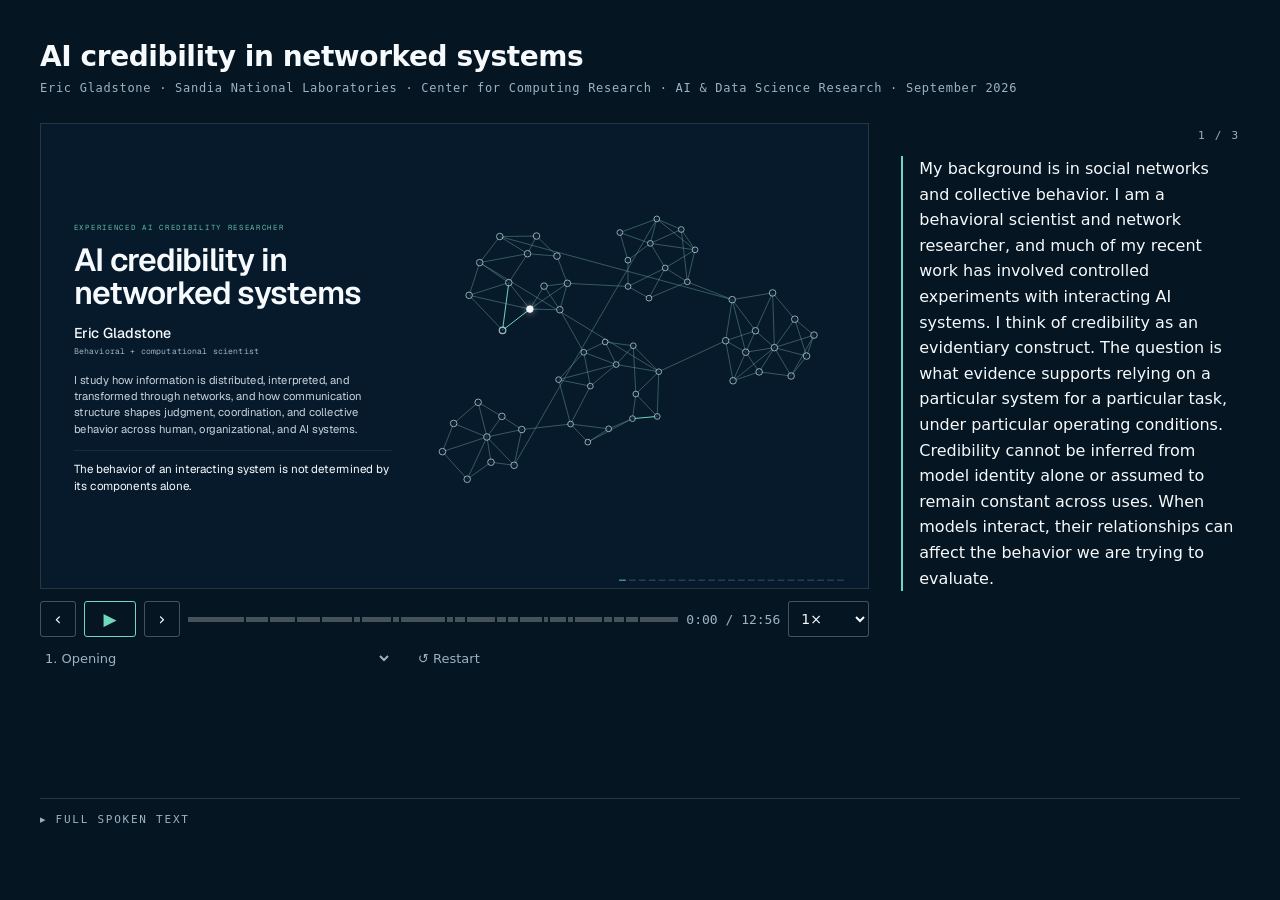
<file: index.html>
<!doctype html>
<html lang="en">
<head>
<meta charset="utf-8">
<meta name="viewport" content="width=device-width, initial-scale=1">
<title>AI credibility in networked systems · Eric Gladstone</title>
<!-- link previews (shared links show title, description and image) -->
<meta name="description" content="A research talk for Sandia National Laboratories on AI credibility in networked systems: what evidence supports relying on interacting AI agents, and for what.">
<meta property="og:type" content="website">
<meta property="og:title" content="AI credibility in networked systems">
<meta property="og:description" content="A research talk for Sandia National Laboratories on AI credibility in networked systems: what evidence supports relying on interacting AI agents, and for what.">
<meta property="og:url" content="https://sandiaautomated.eric-c-gladstone.workers.dev/">
<meta property="og:image" content="https://sandiaautomated.eric-c-gladstone.workers.dev/og.png">
<meta property="og:image:width" content="1200">
<meta property="og:image:height" content="630">
<meta name="twitter:card" content="summary_large_image">

<link rel="icon" href="data:,">
<link rel="stylesheet" href="player.css">
<style>
  html, body { margin: 0; background: #051521; }
  main { max-width: 1200px; margin: 0 auto; padding: 16px; }
  .talk-head { margin: 24px 0 28px; font-family: system-ui, -apple-system, "Segoe UI", Roboto, sans-serif; }
  .talk-head h1 { margin: 0 0 8px; font-size: 28px; font-weight: 600; letter-spacing: -0.015em; color: #F6FAFD; }
  .talk-head p { margin: 0; font-family: ui-monospace, Menlo, monospace; font-size: 12px; letter-spacing: 0.06em; color: #9FB2C1; }
</style>
</head>
<body>
<main>
<header class="talk-head">
  <h1>AI credibility in networked systems</h1>
  <p>Eric Gladstone · Sandia National Laboratories · Center for Computing Research · AI &amp; Data Science Research · September 2026</p>
</header>
<!-- PLAYER START: this block is what an embedding page copies -->
<div class="sp" data-sp="root">
 <div class="sp-grid">
  <div class="sp-stage" data-sp="stage">
    <iframe data-sp="deck" src="deck/index.html" title="Presentation: A controlled experimental framework for AI credibility" allow="fullscreen"></iframe>
  </div>

  <aside class="sp-now" aria-label="Spoken text for the current passage">
    <p class="sp-kicker"><span class="sp-steps"><span data-sp="pos"></span></span></p>
    <div class="sp-now__text" data-sp="now"></div>
  </aside>

  <div class="sp-controls">
    <div class="sp-bar" role="group" aria-label="Presentation playback">
      <button type="button" class="sp-btn" data-sp="prev" aria-label="Previous passage" title="Previous passage">‹</button>
      <button type="button" class="sp-btn sp-play" data-sp="play" aria-label="Play" title="Play">▶</button>
      <button type="button" class="sp-btn" data-sp="next" aria-label="Next passage" title="Next passage">›</button>
      <div class="sp-track" data-sp="track" aria-hidden="true"></div>
      <span class="sp-time"><span data-sp="elapsed">0:00</span> / <span data-sp="total">0:00</span></span>
      <label class="sp-sr" for="sp-speed">Playback speed</label>
      <select class="sp-select sp-speed" id="sp-speed" data-sp="speed" title="Playback speed">
        <option value="0.75">0.75×</option>
        <option value="1" selected>1×</option>
        <option value="1.25">1.25×</option>
        <option value="1.5">1.5×</option>
      </select>
    </div>
    <div class="sp-where">
      <label class="sp-sr" for="sp-jump">Jump to page</label>
      <select class="sp-quiet" id="sp-jump" data-sp="jump"></select>
      <button type="button" class="sp-quiet" data-sp="restart" aria-label="Restart from the beginning">↺ Restart</button>
      <span class="sp-sr" data-sp="count" aria-live="polite"></span>
    </div>
  </div>

  <details class="sp-full">
    <summary>Full spoken text</summary>
    <section class="sp-transcript" aria-label="Full spoken text">
      <div data-sp="prose"></div>
    </section>
  </details>
 </div>
</div>
<script src="timeline.js"></script>
<script src="player.js"></script>
<!-- PLAYER END -->
</main>
</body>
</html>
</file>
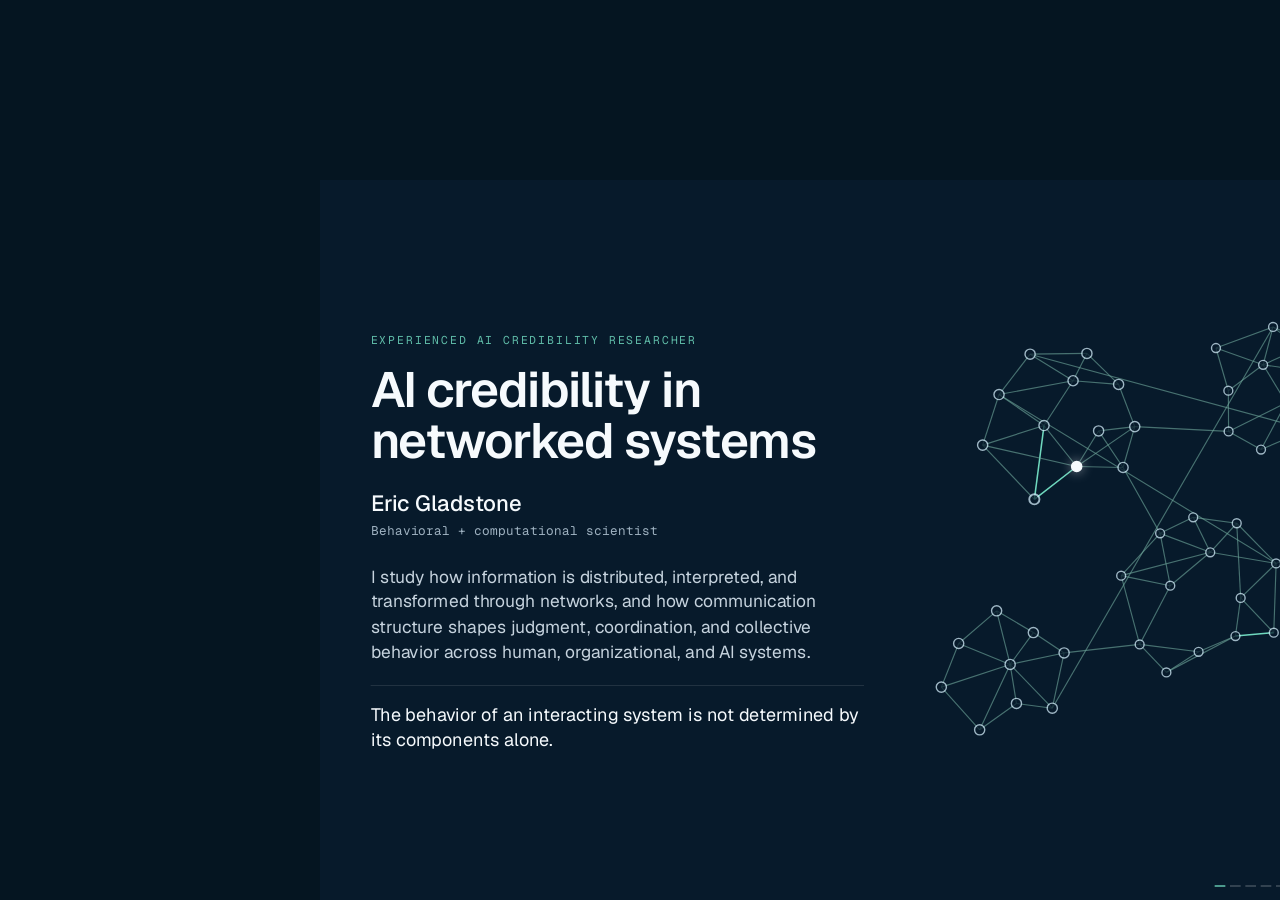
<file: deck/index.html>
<!doctype html>
<html lang="en"><head><meta charset="utf-8">
<meta name="viewport" content="width=device-width,initial-scale=1">
<title>AI credibility in networked systems — Eric Gladstone</title>
<style>@font-face{font-family:"Geist Variable";font-style:normal;font-weight:100 900;font-display:block;src:url([data-uri]) format("woff2-variations")}@font-face{font-family:"Geist Variable";font-style:italic;font-weight:100 900;font-display:block;src:url([data-uri]) format("woff2-variations")}@font-face{font-family:"Geist Mono Variable";font-style:normal;font-weight:100 900;font-display:block;src:url([data-uri]) format("woff2-variations")}</style>
<style>/* =============================================================================
   AI credibility in networked systems — Eric Gladstone

   THE BACKGROUND IS THE FIGURE SURFACE. There is one navy ground and nothing
   is placed on a second rectangle of a different navy. Every enclosure is a
   line with a transparent interior.

   The master system is laid out ONCE. States change emphasis and run
   animations; they never change geometry. If a rule in here moves an object
   between states, it is a bug.
   ============================================================================= */

:root{
  --bg:#071A2B; --deep:#051521;
  --text:#F6FAFD; --t2:#C6D3DE; --muted:#9FB2C1;
  --mint:#6FD8BE; --node:#D8F2FF; --edge:#6FA79B;
  --rule:#ffffff24; --rule-2:#ffffff42;
  --sans:"Geist Variable",system-ui,-apple-system,sans-serif;
  --mono:"Geist Mono Variable",ui-monospace,Menlo,monospace;
  /* the emphasis grammar, used everywhere, nowhere overridden */
  --em-1:.52; --em-0:.18;
  --ease:cubic-bezier(.22,.61,.36,1);
  /* the region-label gutter. Left-aligned text starts after it; CENTRED
     GRAPHICS must not, or they inherit its offset and drift right. */
  --gutter:140px; --gutter-gap:22px; --unindent:-162px;
  /* ONE global safe frame. Nothing visible may sit outside it, and every
     right-side overlay measures itself against it rather than against the
     stage edge. */
  --safe-x:76px; --safe-top:60px; --safe-bottom:52px;
  --warm:#D9A863;
}

*{box-sizing:border-box}
html,body{margin:0;height:100%;background:var(--deep);overflow:hidden}
body{font-family:var(--sans);color:var(--text);
  -webkit-font-smoothing:antialiased;text-rendering:optimizeLegibility}

/* ---- fixed 16:9 stage, scaled to whatever window it is shared from -------- */
#fit{position:fixed;inset:0;display:grid;place-items:center;background:var(--deep)}
#stage{position:relative;width:1920px;height:1080px;flex:none;
  background:var(--bg);overflow:hidden;
  transform:scale(var(--k,1));transform-origin:center center}

.pg{position:absolute;inset:0;padding:46px 56px 40px;display:flex;flex-direction:column}
.pg[hidden]{display:none}

/* =============================================================================
   PAGE 1
   ============================================================================= */
.pg--open{flex-direction:row;align-items:center;gap:74px;
  padding:var(--safe-top) var(--safe-x) var(--safe-bottom)}
.op__text{width:760px;flex:0 0 auto}
.op__over{margin:0 0 26px;font-family:var(--mono);font-size:17px;letter-spacing:.19em;
  text-transform:uppercase;color:var(--mint);opacity:.85}
.op__title{margin:0;font-size:74px;line-height:1.03;font-weight:600;letter-spacing:-.02em}
.op__name{margin:34px 0 0;font-size:33px;font-weight:500;color:var(--text)}
.op__id{margin:7px 0 0;font-family:var(--mono);font-size:19px;letter-spacing:.05em;color:var(--muted)}
.op__lead{margin:38px 0 0;font-size:26px;line-height:1.46;color:var(--t2);max-width:740px}
.op__prem{margin:30px 0 0;padding-top:24px;border-top:1px solid var(--rule);
  font-size:27px;line-height:1.4;color:var(--text);max-width:740px}
.op__fig{flex:1 1 auto;display:flex;align-items:center;justify-content:center;min-width:0}
.of{width:100%;max-width:980px;height:auto}
/* a small-world field: clusters, bridges, two long shortcuts */
.sw__e{stroke:var(--edge);stroke-width:1.8;opacity:.62;
  transition:stroke .18s linear,opacity .18s linear,stroke-width .18s linear}
/* an edge is not scenery: it responds while something is on it */
.sw__e.is-live{stroke:var(--mint);opacity:1;stroke-width:2.4}
.sw__n{fill:var(--bg);stroke:var(--node);stroke-width:2.2;opacity:.72;
  transition:fill .45s var(--ease),stroke .45s var(--ease),opacity .45s var(--ease)}
.sw__n.is-lit{fill:var(--mint);stroke:var(--mint);opacity:1;
  filter:drop-shadow(0 0 7px rgba(111,216,190,.5))}
.sw__n.is-src{stroke-width:3}

/* =============================================================================
   PAGES 2-5 — header
   ============================================================================= */
.pg--sys{padding:var(--safe-top) var(--safe-x) var(--safe-bottom)}
.hd{flex:0 0 auto;min-height:132px}
.hd__title{margin:0;font-size:50px;line-height:1.1;font-weight:600;letter-spacing:-.015em}
.hd__title:empty{display:none}
/* A long question WRAPS. It does not get scaled up until it fills the stage —
   that was the bleed: a one-line question at 1.2x ran edge to edge with ~60px
   of margin and read as running off the screen. The measure is capped here so
   the enlarged hero can never exceed the safe frame no matter how long the
   question is. */
.hd__q{margin:0;font-size:clamp(34px,2.45vw,47px);line-height:1.16;font-weight:500;
  letter-spacing:-.012em;color:var(--text);width:fit-content;max-width:1300px;
  transform-origin:0 0}
.hd__q:empty{display:none}
.hd__lens{margin:16px 0 0;display:flex;align-items:baseline;gap:18px;opacity:0;
  transition:opacity .45s var(--ease)}
.hd__lens.is-on{opacity:1}
.hd__lens-k{font-family:var(--mono);font-size:16px;letter-spacing:.19em;
  text-transform:uppercase;color:var(--mint);opacity:.9}
.hd__lens-v{font-family:var(--mono);font-size:17px;letter-spacing:.1em;
  text-transform:uppercase;color:var(--muted)}
.hd__lens-v span + span::before{content:'·';margin:0 12px;color:var(--mint);opacity:.7}

/* =============================================================================
   THE MASTER SYSTEM — three regions, fixed geometry
   ============================================================================= */
/* a question introduction backgrounds the whole system and holds there until
   Eric advances. No timer touches this. */
.sy.is-backdrop{opacity:.13}
.sy{position:relative;flex:1 1 auto;display:grid;transition:opacity .55s var(--ease);
  grid-template-rows:256px 410px 1fr;min-height:0}
.sy__r{display:grid;grid-template-columns:var(--gutter) 1fr;column-gap:var(--gutter-gap);
  align-content:start;padding-top:16px;
  transition:opacity .5s var(--ease)}
.sy__r + .sy__r{border-top:1px solid var(--rule)}
.sy__r[data-em="1"]{opacity:var(--em-1)}
.sy__r[data-em="0"]{opacity:var(--em-0)}
.sy__body{min-width:0}

.sy__tag{padding-top:2px}
.sy__num{display:block;font-family:var(--mono);font-size:20px;letter-spacing:.05em;
  color:var(--mint);opacity:.9}
.sy__nm{display:block;margin-top:7px;font-family:var(--mono);font-size:14px;
  line-height:1.5;letter-spacing:.13em;text-transform:uppercase;color:var(--muted)}

/* ---- 01 experimental control ---------------------------------------------
   Hierarchy: region label (EXPERIMENTAL CONTROL) -> apparatus (CONTROLLER) ->
   the operations it performs. The implementation language is gone; it used to
   sit above the box and read as the parent concept, which it is not. */
.sy__r--control .sy__body{display:grid;grid-template-columns:460px 1fr;column-gap:76px}
.ct{position:relative;padding-top:6px}
.ct__name{margin:0 0 12px;font-family:var(--mono);font-size:20px;letter-spacing:.2em;
  text-transform:uppercase;color:var(--t2);transition:color .5s var(--ease)}
.sy__r--control[data-em="2"] .ct__name{color:var(--mint)}
/* a line enclosure: transparent interior, no fill, no shadow, no card */
.ct__box{border:1px solid var(--rule-2);border-radius:3px;background:none;
  padding:26px 24px 28px;transition:border-color .5s var(--ease)}
.ct__verbs{display:grid;grid-template-columns:1fr 1fr;gap:14px 22px}
.ct__v{font-family:var(--mono);font-size:23px;letter-spacing:.01em;color:var(--t2);
  transition:color .4s var(--ease),opacity .4s var(--ease)}
.ct__v[data-em="1"]{opacity:var(--em-1)}
.ct__v[data-em="0"]{opacity:var(--em-0)}
.ct__v[data-em="2"]{color:var(--mint);opacity:1}
.sy__r--control[data-em="2"] .ct__box{border-color:#ffffff6b}

.vt{padding-top:44px}
.vt__row{display:grid;grid-template-columns:repeat(3,1fr);column-gap:44px}
.vt__i{transition:opacity .45s var(--ease)}
.vt__i[data-em="1"]{opacity:var(--em-1)}
.vt__i[data-em="0"]{opacity:var(--em-0)}
/* the concept reads louder than its explanation */
.vt__n{margin:0;font-size:26px;font-weight:600;letter-spacing:.005em;color:var(--text)}
.vt__i[data-em="2"] .vt__n{color:var(--mint)}
.vt__s{margin:10px 0 0;font-size:18px;line-height:1.42;color:var(--muted);max-width:300px}
/* the common foundation. Subordinate on purpose: it explains why the three
   above are available, it is not a fourth virtue. */
.vt__base{margin:26px 0 0;padding-top:11px;border-top:1px solid var(--rule);
  font-family:var(--mono);font-size:15px;letter-spacing:.19em;text-transform:uppercase;
  color:var(--muted);opacity:.72}

/* ---- 02 experimental design space ---------------------------------------- */
.ds{margin-bottom:16px}
.ds__row{display:block}
.ds__row + .ds__row{margin-top:7px}
.ds__i{font-family:var(--mono);font-size:18px;letter-spacing:.1em;text-transform:uppercase;
  color:var(--t2);transition:color .4s var(--ease),opacity .4s var(--ease)}
.ds__i + .ds__i::before{content:'·';margin:0 15px;color:var(--mint);opacity:.55}
.ds__row + .ds__row .ds__i:first-child::before{content:none}
.ds__i[data-em="1"]{opacity:var(--em-1)}
.ds__i[data-em="0"]{opacity:var(--em-0)}
.ds__i[data-em="2"]{color:var(--mint);opacity:1}

.tw{position:relative}
.tw__k{margin:0 0 6px;font-family:var(--mono);font-size:15px;letter-spacing:.17em;
  text-transform:uppercase;color:var(--muted);opacity:.8}
#topos,#prod{width:calc(100% - var(--unindent));margin-left:var(--unindent)}
#topos{display:block;height:310px;overflow:visible}
#topos[hidden]{display:none}
.tp{transition:opacity .45s var(--ease)}
.tp[data-em="1"]{opacity:var(--em-1)}
.tp[data-em="0"]{opacity:var(--em-0)}
.tp__e{stroke:var(--edge);stroke-width:2.1;opacity:.8;
  transition:stroke .4s var(--ease),opacity .4s var(--ease)}
.tp__n{fill:var(--bg);stroke:var(--node);stroke-width:2.2;
  transition:fill .4s var(--ease),stroke .4s var(--ease)}
.tp__n--hub{stroke-width:2.6}
.tp[data-em="2"] .tp__e{stroke:var(--mint);opacity:.95}
.tp__label{fill:var(--muted);font-family:var(--mono);font-size:17px;letter-spacing:.11em;
  text-anchor:middle;text-transform:uppercase}
.tp__ann{fill:var(--mint);font-family:var(--mono);font-size:14px;letter-spacing:.15em;
  text-anchor:middle;text-transform:uppercase;opacity:0;transition:opacity .4s var(--ease)}
.tp__ann.is-on{opacity:.9}
/* the failure target, before it goes */
.tp__n.is-target,.tp__e.is-target{stroke:var(--mint)}
.tp[data-em="2"] .tp__label{fill:var(--t2)}
/* perturbation: a node and its edges go, the survivors re-link */
.tp__n.is-gone,.tp__e.is-gone{opacity:.12;stroke:var(--muted);stroke-dasharray:2 4}
.tp__e.is-new{stroke:var(--mint);stroke-width:2.6;opacity:1}
/* model composition: node identity changes, coordinates do not */
.tp__n.mk-a{fill:var(--mint);stroke:var(--mint)}
.tp__n.mk-b{fill:var(--node);stroke:var(--node)}
.tp__n.mk-c{fill:var(--bg);stroke:var(--mint)}

/* tokens: the only things that ever move through the structures */
.tk{opacity:0}
.tk__dot{fill:var(--mint)}
.tk__sq{fill:var(--node)}
/* the back-trace pulse is the only token that has to be followed across a
   whole page, so it is the one that gets extra presence */
.tk__trace{fill:none;stroke:var(--mint);stroke-width:3}
.tk__trace-core{fill:var(--mint)}
.tk__ring{fill:none;stroke:var(--mint);stroke-width:2.7}
.tk__core{fill:var(--node)}
.tk__bar{stroke:var(--node);stroke-width:2.7}
.tk__x{stroke:var(--muted);stroke-width:2.9}
.tk__dia{fill:none;stroke:var(--mint);stroke-width:2.7}
.tk__dia--w{fill:none;stroke:var(--warm);stroke-width:2.6}

/* the four-state symbol grammar, shown only where it is used */
.mk{position:absolute;right:0;top:-2px;max-width:640px;display:flex;gap:22px;opacity:0;
  transition:opacity .45s var(--ease);pointer-events:none}
.mk.is-on{opacity:1}
.mk__i{display:flex;align-items:center;gap:8px;font-family:var(--mono);font-size:15px;
  letter-spacing:.14em;text-transform:uppercase;color:var(--muted)}

/* ---- 03 system outcomes + evaluation ------------------------------------- */
.oc__row{display:block}
.oc__row + .oc__row{margin-top:8px}
.oc__i{font-family:var(--mono);font-size:20px;letter-spacing:.09em;text-transform:uppercase;
  color:var(--t2);transition:color .4s var(--ease),opacity .4s var(--ease)}
.oc__i + .oc__i::before{content:'·';margin:0 15px;color:var(--mint);opacity:.55}
.oc__row + .oc__row .oc__i:first-child::before{content:none}
.oc__i[data-em="1"]{opacity:var(--em-1)}
.oc__i[data-em="0"]{opacity:var(--em-0)}
.oc__i[data-em="2"]{color:var(--mint);opacity:1}

.sy__down{display:block;width:12px;height:0;margin:0 0 0 2px;overflow:visible;opacity:0;
  transition:opacity .45s var(--ease),height .45s var(--ease)}
.sy__down line,.sy__down path{stroke:var(--mint);stroke-width:1.5;fill:none}
.sy.is-split .sy__down{opacity:.8;height:26px;margin:10px 0 6px 2px}

.sy__r--outcomes{position:relative}
/* the measured-with rule must stop before the helper, not run through it */
.pg--sys.is-evalintro .oc,
.pg--sys.is-evalintro .mw{max-width:1130px}
.mw{display:flex;align-items:baseline;gap:26px;margin-top:14px;
  padding-top:13px;border-top:1px solid var(--rule);
  transition:opacity .45s var(--ease)}
.mw[data-em="1"]{opacity:var(--em-1)}
.mw[data-em="0"]{opacity:var(--em-0)}
.mw__k{font-family:var(--mono);font-size:15px;letter-spacing:.19em;text-transform:uppercase;
  color:var(--mint);opacity:.85;white-space:nowrap}
.mw__l{display:flex;flex-wrap:wrap;gap:4px 0}
.mw__i{font-size:19px;color:var(--muted);transition:color .4s var(--ease)}
.mw__i + .mw__i::before{content:'·';margin:0 13px;color:var(--edge)}
.mw__i[data-em="2"]{color:var(--t2)}

/* ---- back-tracing --------------------------------------------------------
   OBSERVED vs INFERRED is the whole epistemic point of this state, so the two
   never share a treatment: solid and mint is the artifact we actually hold;
   dashed and dimmer is every step of the inference. */
#bt{pointer-events:none}
.bt__k{fill:var(--mint);font-family:var(--mono);font-size:15px;letter-spacing:.19em;
  text-transform:uppercase}
.bt__box{fill:var(--bg);stroke:var(--mint);stroke-width:1.2;opacity:.95}
.bt__node{fill:var(--mint)}
.bt__l{stroke:var(--node);stroke-width:3.4;opacity:.55;stroke-linecap:round}
.bt__sep{stroke:var(--rule-2);stroke-width:1}
.bt__tick{stroke:var(--mint);stroke-width:2.6;opacity:.8;stroke-linecap:round}
.bt__cap{fill:var(--muted);font-family:var(--mono);font-size:13px;letter-spacing:.15em;
  text-transform:uppercase}
/* the inference: dashed, thinner, never solid */
.bt__arc{fill:none;stroke:var(--mint);stroke-width:2;stroke-dasharray:7 7;opacity:0}
.bt__tip{fill:none;stroke:var(--mint);stroke-width:2;opacity:0}
.bt__arc.is-on,.bt__tip.is-on{opacity:.8}

/* a candidate generating structure: consistent with the residue, not observed */
.tp.is-cand .tp__e{stroke-dasharray:6 7;stroke:var(--mint);opacity:.8}
.tp.is-cand .tp__n{stroke-dasharray:4 4;stroke:var(--mint)}
.tp.is-cand .tp__label{fill:var(--mint);opacity:.9}
/* the generative process is hidden in this state — the controller must not
   look available */
.sy.is-reverse .sy__r--control{opacity:.07}
/* the structures the residue does NOT point to, and the ground the popout
   sits on: taken right down so the observed artifact reads as the one solid
   thing on the page */
.sy.is-reverse .tp:not(.is-cand){opacity:.05!important}

.jk{position:absolute;right:0;top:-10px;display:flex;gap:30px;opacity:0;max-width:560px;
  transition:opacity .45s var(--ease);pointer-events:none}
.jk.is-on{opacity:1}
.jk__i{display:flex;align-items:center;gap:9px;font-family:var(--mono);font-size:15px;
  letter-spacing:.14em;text-transform:uppercase;color:var(--muted)}
.bk{position:absolute;right:0;top:-2px;max-width:420px;display:flex;gap:24px;opacity:0;
  transition:opacity .45s var(--ease);pointer-events:none}
.bk.is-on{opacity:1}
.bk__i{display:flex;align-items:center;gap:9px;font-family:var(--mono);font-size:15px;
  letter-spacing:.14em;text-transform:uppercase;color:var(--muted)}
.bk__solid{stroke:var(--mint);stroke-width:2.6}
.bk__dash{stroke:var(--mint);stroke-width:2.6;stroke-dasharray:5 5;opacity:.8}

/* ---- page 5: what persists as the models change ---------------------------
   Its own page. The apparatus is not the final object; interacting machines
   and the questions their relationships create are. A deliberate sibling of
   the opening field. */
/* THE BOOKEND: the same two-column composition as page 1, in the same order —
   text left, field right — reusing the opening type scale so the last page is
   recognisably the first page with different components in it. */
.pg--close{flex-direction:row;align-items:center;gap:74px;
  padding:var(--safe-top) var(--safe-x) var(--safe-bottom)}
.cz__text{width:760px;flex:0 0 auto}
.cz__over{margin:0 0 26px;font-family:var(--mono);font-size:17px;letter-spacing:.19em;
  text-transform:uppercase;color:var(--mint);opacity:.85}
.cz__title{margin:0;font-size:58px;line-height:1.05;font-weight:600;letter-spacing:-.02em}
.cz__p{margin:32px 0 0;font-size:23px;line-height:1.5;color:var(--t2);max-width:740px}
.cz__prem{margin:28px 0 0;padding-top:24px;border-top:1px solid var(--rule);
  font-size:23px;line-height:1.48;color:var(--text);max-width:740px}
.cz__fig{flex:1 1 auto;display:flex;align-items:center;justify-content:center;min-width:0}
.cn{width:100%;max-width:980px;height:auto}
.cn__e{stroke:var(--edge);stroke-width:1.8;opacity:.62;
  transition:stroke .18s linear,opacity .18s linear,stroke-width .18s linear}
.cn__e.is-live{stroke:var(--mint);opacity:1;stroke-width:2.4}
.cn__ring{fill:var(--bg);stroke:var(--node);stroke-width:2.2;opacity:.72;
  transition:stroke .5s var(--ease),opacity .5s var(--ease),r .5s var(--ease)}
/* an added ring = added capability; ring colour = model family */
.cn__g.is-cap .cn__ring{stroke:var(--mint);opacity:1}
.cn__g.is-gone{opacity:.12;transition:opacity .35s var(--ease)}
/* where a component used to be */
.cn__ghost{fill:none;stroke:var(--muted);stroke-width:1.6;stroke-dasharray:3 4;opacity:.4}

/* ---- progress, deliberately quiet ---------------------------------------- */
#prog{position:absolute;right:56px;bottom:20px;display:flex;gap:7px}
#prog i{display:block;width:16px;height:2px;background:var(--rule-2)}
#prog i.is-on{background:var(--mint)}

/* ---- presenter card ------------------------------------------------------ */
#help{position:fixed;inset:0;display:grid;place-items:center;z-index:9;
  background:#051521cc;backdrop-filter:none}
#help[hidden]{display:none}
.help__box{border:1px solid var(--rule-2);padding:32px 40px;background:var(--bg);
  font-size:19px;line-height:1.85;color:var(--t2)}
.help__h{margin:0 0 12px;font-family:var(--mono);font-size:14px;letter-spacing:.2em;
  text-transform:uppercase;color:var(--mint)}
.help__box ul{margin:0;padding-left:20px}
.help__box b{font-family:var(--mono);color:var(--text);font-weight:400}

/* ---- capture: no transitions, nothing mid-flight ------------------------- */
html.capture *,html.capture *::before,html.capture *::after{
  transition:none!important;animation:none!important}

@media (prefers-reduced-motion:reduce){
  *,*::before,*::after{transition-duration:.01ms!important;animation:none!important}
}


/* =============================================================================
   ACTIVE-STATE HALO
   A functional cue, not a style. It means CURRENTLY MANIPULATED OR OBSERVED,
   it only ever attaches to something already mint, and it runs a little
   stronger while a state is animating than after it settles. Deliberately
   below the threshold where it reads as a glow effect.
   ============================================================================= */
:root{--halo:0 0 7px rgba(111,216,190,.26); --halo-hot:0 0 11px rgba(111,216,190,.42)}

#stage .ds__i[data-em="2"],#stage .oc__i[data-em="2"],#stage .ct__v[data-em="2"],
#stage .vt__i[data-em="2"] .vt__n,#stage .hd__lens-k,#stage .sy__num{
  text-shadow:var(--halo)}
.sy.is-hot .ds__i[data-em="2"],.sy.is-hot .oc__i[data-em="2"],
.sy.is-hot .ct__v[data-em="2"]{text-shadow:var(--halo-hot)}

.sy__r--control[data-em="2"] .ct__box{box-shadow:0 0 12px rgba(111,216,190,.12)}
.sy__r--control[data-em="2"] .ct__name{text-shadow:var(--halo)}

/* structures: the halo rides the stroke, so an active path glows while a
   backgrounded one stays flat */
.tp[data-em="2"] .tp__e,.tp__e.is-new,.tp.is-cand .tp__e{
  filter:drop-shadow(0 0 3px rgba(111,216,190,.38))}
.sy.is-hot .tp[data-em="2"] .tp__e,.sy.is-hot .tp__e.is-new{
  filter:drop-shadow(0 0 5px rgba(111,216,190,.5))}
.tk{filter:drop-shadow(0 0 4px rgba(111,216,190,.45))}
.tk[data-kind="trace"]{filter:drop-shadow(0 0 9px rgba(111,216,190,.75))}
.op__e{filter:none}

/* =============================================================================
   PRODUCTION HISTORY (back-tracing)
   ============================================================================= */
#prod{display:block;height:310px;overflow:visible}
#prod[hidden]{display:none}
/* unobserved until the inference reaches it */
.pr__e{stroke:var(--edge);stroke-width:2.2;opacity:.07;
  transition:opacity .45s var(--ease),stroke .45s var(--ease)}
.pr__n{fill:var(--bg);stroke:var(--node);stroke-width:2.2;opacity:.09;
  transition:opacity .45s var(--ease),stroke .45s var(--ease)}
/* inferred: dashed, mint, never solid */
.pr__e.is-inf{opacity:.85;stroke:var(--mint);stroke-dasharray:7 7;
  filter:drop-shadow(0 0 3px rgba(111,216,190,.35))}
.pr__n.is-inf{opacity:.95;stroke:var(--mint);stroke-dasharray:4 4}
/* observed: solid, full strength, enclosed */
.pr__term{fill:var(--mint);filter:drop-shadow(0 0 7px rgba(111,216,190,.45))}
.pr__lead{stroke:var(--mint);stroke-width:2.4}
.pr__box{fill:var(--bg);stroke:var(--mint);stroke-width:1.3;opacity:.95}
.pr__l{stroke:var(--node);stroke-width:3.4;opacity:.6;stroke-linecap:round}
.pr__k{fill:var(--mint);font-family:var(--mono);font-size:16px;letter-spacing:.19em;
  text-transform:uppercase}
/* quiet stage markers: a clue was left here, not a fact was established */
.pr__mk{opacity:0;transition:opacity .5s var(--ease)}
.pr__mk.is-inf{opacity:.85}
.pr__mk line{stroke:var(--mint);stroke-width:2}
.pr__mk text{fill:var(--muted);font-family:var(--mono);font-size:14px;
  letter-spacing:.16em;text-anchor:middle;text-transform:uppercase}


/* =============================================================================
   FOCAL MECHANISM GRAPHICS
   One magnified mechanism per empirical question, standing in for the six
   small structures inside that state. Same field, same grammar, no card.
   ============================================================================= */
.fx{display:block;height:310px;overflow:visible;
  width:calc(100% - var(--unindent));margin-left:var(--unindent)}
.fx[hidden]{display:none}
.fx__e{stroke:var(--edge);stroke-width:2.4;opacity:.85}
.fx__n{fill:var(--bg);stroke:var(--node);stroke-width:2.6}
.fx__n--hub{stroke-width:3.2}
.fx__lab{fill:var(--muted);font-family:var(--mono);font-size:17px;letter-spacing:.13em;
  text-anchor:middle;text-transform:uppercase}
.fx__lab--top{fill:var(--mint);font-size:18px;letter-spacing:.17em}
.fx__note{fill:var(--muted);font-family:var(--mono);font-size:14px;letter-spacing:.15em;
  text-anchor:middle;text-transform:uppercase;opacity:.75}

/* mutation: the forward, OBSERVED counterpart of the inferred back-trace —
   same skeleton language, solid rather than dashed */
.mu__e{stroke:var(--edge);stroke-width:2.4;opacity:.9}
.mu__n{fill:var(--bg);stroke:var(--node);stroke-width:2.4}
.mu__box{fill:none;stroke:var(--rule-2);stroke-width:1.2}
#mu-out .mu__box{stroke:var(--mint);opacity:.9}
.mu__k{fill:var(--muted);font-family:var(--mono);font-size:15px;letter-spacing:.17em;
  text-transform:uppercase}
#mu-out .mu__k{fill:var(--mint)}
.mu__k--src{text-anchor:middle}
/* quiet motif delimiters — structure, not emphasis */
.mu__mk path{fill:none;stroke:var(--edge);stroke-width:1.5;opacity:.5}
.mu__mk text{fill:var(--muted);font-family:var(--mono);font-size:14px;letter-spacing:.16em;
  text-anchor:middle;text-transform:uppercase}


/* =============================================================================
   MODE A additions — task pieces, private-evidence signals, withheld evidence.
   All of it rides on the canonical six-topology row; none of it is a new
   graphical mode.
   ============================================================================= */
.pc{fill:none;stroke:var(--mint);stroke-width:2.4;stroke-linejoin:round}
.pc--fill{fill:var(--mint);stroke:none}
/* where distributed pieces can be combined */
.ps__ring{fill:none;stroke:var(--mint);stroke-width:2.2;stroke-dasharray:4 5;opacity:0}
.ps__ring.is-on{opacity:.9}
/* private evidence, drawn identically in both communication-content phases */
.sig line{stroke:var(--muted);stroke-width:2.6;stroke-linecap:round;opacity:.8}
.sig--strong line{stroke:var(--node);opacity:1}
/* a source whose evidence was withheld before communication */
/* a source whose evidence was withheld: visibly EMPTY, and clearly not a
   broken edge — the structure is intact in this state */
.sig__gone{fill:none;stroke:var(--muted);stroke-width:2.2;stroke-dasharray:3.5 3.5;opacity:0}
.sig line{stroke-width:3}


/* =============================================================================
   V7 additions
   ============================================================================= */

/* one-time credibility helper, shown only while region 03 is first taught */
.cr{display:none;position:absolute;right:0;bottom:2px;max-width:390px;
  padding-left:20px;border-left:1px solid var(--mint);opacity:.95}
.pg--sys.is-evalintro .cr{display:block}
.cr__k{display:block;font-family:var(--mono);font-size:16px;letter-spacing:.17em;
  text-transform:uppercase;color:var(--mint)}
.cr__t{display:block;margin-top:8px;font-size:17px;line-height:1.4;color:var(--t2)}

/* herding: claim direction and evidence strength are encoded SEPARATELY */
.msg__b{fill:var(--bg);stroke:var(--mint);stroke-width:2.4}
.msg__c{fill:var(--mint);font-family:var(--mono);font-size:12px;text-anchor:middle;
  font-weight:600}
.msg__t{stroke:var(--mint);stroke-width:2.2;stroke-linecap:round}

/* structural-failure annotations are DESCRIPTIONS, not credibility terms:
   warm grey, lower case, and pushed clear of the outcome row */
.tp__ann{fill:var(--muted)!important;font-size:15px!important;letter-spacing:.06em!important;
  text-transform:none!important;opacity:0}
.tp__ann.is-on{opacity:.9}

/* self-organising networks */
#so{height:300px}
.so__n{fill:var(--bg);stroke:var(--node);stroke-width:2.8;
  transition:stroke .5s var(--ease),stroke-width .5s var(--ease)}
.so__n.is-central{stroke:var(--mint);stroke-width:4}
.so__e{stroke:var(--mint);stroke-width:2.6;opacity:.9;
  filter:drop-shadow(0 0 4px rgba(111,216,190,.35));transition:opacity .5s var(--ease)}
.so__e.is-dropped{opacity:.12;stroke:var(--muted);stroke-dasharray:3 4;filter:none}
/* NETWORK STRUCTURE stops being a manipulated factor and becomes an outcome */
.pg--sys.is-emergent .ds__i[data-design="network"]{color:var(--t2)!important;opacity:1;
  text-shadow:none;border-bottom:2px dashed var(--mint);padding-bottom:3px}
.pg--sys.is-emergent .ds__i[data-design="network"]::after{content:' — emergent';
  color:var(--mint);letter-spacing:.1em}


/* =============================================================================
   V8 — message grammar, model composition, live opening, closing prose
   ============================================================================= */

/* a receiving node REACTS: brief warm-white emphasis, one expanding ring */
.sw__n.is-hit{fill:var(--text);stroke:var(--text);opacity:1;
  filter:drop-shadow(0 0 9px rgba(246,250,253,.55))}
.sw__pulse{fill:none;stroke:var(--mint);stroke-width:2;pointer-events:none}

/* MESSAGE TYPE = shape + colour. Claim letter and support ticks keep their own
   meanings; colour never encodes correct/incorrect. */
.msg,.rcv{filter:drop-shadow(0 0 5px rgba(0,0,0,.45))}

/* MODEL FAMILY = colour. CAPABILITY = an extra ring. Two channels, two
   meanings, neither of them a ranking. */
.fam--a{fill:var(--bg);stroke:var(--mint)}
.fam--b{fill:var(--bg);stroke:var(--node)}
.fam--c{fill:var(--bg);stroke:var(--warm)}
circle.fam--a,circle.fam--b,circle.fam--c{stroke-width:2.8}
.cap2{fill:none;stroke:var(--t2);stroke-width:1.6;opacity:.8}
.mk2{position:absolute;right:0;top:-10px;display:flex;gap:30px;opacity:0;max-width:560px;
  transition:opacity .45s var(--ease);pointer-events:none}
.mk2.is-on{opacity:1}
.mk2__i{display:flex;align-items:center;gap:7px;font-family:var(--mono);font-size:14px;
  letter-spacing:.13em;text-transform:uppercase;color:var(--muted)}

/* the close reuses the same family / capability vocabulary */
.cn__g .cn__ring{transition:stroke .55s var(--ease),opacity .55s var(--ease)}
.cn__g.fam--a .cn__ring{stroke:var(--mint);opacity:.9}
.cn__g.fam--b .cn__ring{stroke:var(--node);opacity:1}
.cn__g.fam--c .cn__ring{stroke:var(--warm);opacity:1}
.cn__cap{fill:none;stroke:var(--t2);stroke-width:1.5;opacity:.75}

/* the closing argument, in one constrained paragraph */



/* =============================================================================
   V9 — message type is the manipulation, so it is all the tokens encode
   ============================================================================= */
.m__o{fill:none;stroke:var(--mint);stroke-width:2.8}
.m__f{fill:var(--mint);stroke:none}
.m-both .m__o{stroke:var(--node)}
.m-both .m__f{fill:var(--node)}
.msg{filter:drop-shadow(0 0 6px rgba(111,216,190,.4))}
.m-both{filter:drop-shadow(0 0 6px rgba(216,242,255,.45))}
/* the condition currently running is named in the legend */
.jk__i{opacity:.45;transition:opacity .4s var(--ease)}
.jk__i.is-now{opacity:1;color:var(--t2)}
.jk__i.is-now svg{filter:drop-shadow(0 0 6px rgba(111,216,190,.45))}
</style>
</head><body>
<div id="fit"><div id="stage">
<section id="p1" class="pg pg--open">
  <div class="op__text">
    <p class="op__over">Experienced AI Credibility Researcher</p>
    <h1 class="op__title">AI credibility in networked systems</h1>
    <p class="op__name">Eric Gladstone</p>
    <p class="op__id">Behavioral + computational scientist</p>
    <p class="op__lead">I study how information is distributed, interpreted, and transformed through networks, and how communication structure shapes judgment, coordination, and collective behavior across human, organizational, and AI systems.</p>
    <p class="op__prem">The behavior of an interacting system is not determined by its components alone.</p>
  </div>
  <div class="op__fig"><svg class="of" viewBox="0 0 980 700" preserveAspectRatio="xMidYMid meet"><g class="sw__wires"><line class="sw__e" data-e="0" x1="184.7" y1="166.1" x2="236.1" y2="230.6"/><line class="sw__e" data-e="1" x1="184.7" y1="166.1" x2="230.4" y2="95.6"/><line class="sw__e" data-e="2" x1="184.7" y1="166.1" x2="113.9" y2="117.3"/><line class="sw__e" data-e="3" x1="309.1" y1="232.1" x2="327.5" y2="167.8"/><line class="sw__e" data-e="4" x1="309.1" y1="232.1" x2="270.6" y2="174.6"/><line class="sw__e" data-e="5" x1="309.1" y1="232.1" x2="236.1" y2="230.6"/><line class="sw__e" data-e="6" x1="302.1" y1="101.4" x2="252.2" y2="52.6"/><line class="sw__e" data-e="7" x1="302.1" y1="101.4" x2="327.5" y2="167.8"/><line class="sw__e" data-e="8" x1="302.1" y1="101.4" x2="230.4" y2="95.6"/><line class="sw__e" data-e="9" x1="162.8" y1="53.8" x2="230.4" y2="95.6"/><line class="sw__e" data-e="10" x1="162.8" y1="53.8" x2="113.9" y2="117.3"/><line class="sw__e" data-e="11" x1="162.8" y1="53.8" x2="252.2" y2="52.6"/><line class="sw__e" data-e="12" x1="169.5" y1="282.2" x2="236.1" y2="230.6"/><line class="sw__e" data-e="13" x1="169.5" y1="282.2" x2="184.7" y2="166.1"/><line class="sw__e" data-e="14" x1="169.5" y1="282.2" x2="88.1" y2="196.9"/><line class="sw__e" data-e="15" x1="88.1" y1="196.9" x2="113.9" y2="117.3"/><line class="sw__e" data-e="16" x1="88.1" y1="196.9" x2="184.7" y2="166.1"/><line class="sw__e" data-e="17" x1="88.1" y1="196.9" x2="236.1" y2="230.6"/><line class="sw__e" data-e="18" x1="230.4" y1="95.6" x2="252.2" y2="52.6"/><line class="sw__e" data-e="19" x1="236.1" y1="230.6" x2="270.6" y2="174.6"/><line class="sw__e" data-e="20" x1="113.9" y1="117.3" x2="230.4" y2="95.6"/><line class="sw__e" data-e="21" x1="327.5" y1="167.8" x2="270.6" y2="174.6"/><line class="sw__e" data-e="22" x1="327.5" y1="167.8" x2="236.1" y2="230.6"/><line class="sw__e" data-e="23" x1="638.4" y1="86.2" x2="604.8" y2="36.6"/><line class="sw__e" data-e="24" x1="638.4" y1="86.2" x2="619.6" y2="164.2"/><line class="sw__e" data-e="25" x1="638.4" y1="86.2" x2="565.8" y2="130.3"/><line class="sw__e" data-e="26" x1="638.4" y1="86.2" x2="529.5" y2="70.5"/><line class="sw__e" data-e="27" x1="474.8" y1="111.3" x2="475.2" y2="175.4"/><line class="sw__e" data-e="28" x1="474.8" y1="111.3" x2="529.5" y2="70.5"/><line class="sw__e" data-e="29" x1="474.8" y1="111.3" x2="455.3" y2="44.1"/><line class="sw__e" data-e="30" x1="545.2" y1="10.9" x2="529.5" y2="70.5"/><line class="sw__e" data-e="31" x1="545.2" y1="10.9" x2="604.8" y2="36.6"/><line class="sw__e" data-e="32" x1="545.2" y1="10.9" x2="455.3" y2="44.1"/><line class="sw__e" data-e="33" x1="545.2" y1="10.9" x2="638.4" y2="86.2"/><line class="sw__e" data-e="34" x1="526.2" y1="203.9" x2="475.2" y2="175.4"/><line class="sw__e" data-e="35" x1="526.2" y1="203.9" x2="565.8" y2="130.3"/><line class="sw__e" data-e="36" x1="526.2" y1="203.9" x2="619.6" y2="164.2"/><line class="sw__e" data-e="37" x1="565.8" y1="130.3" x2="619.6" y2="164.2"/><line class="sw__e" data-e="38" x1="565.8" y1="130.3" x2="529.5" y2="70.5"/><line class="sw__e" data-e="39" x1="619.6" y1="164.2" x2="604.8" y2="36.6"/><line class="sw__e" data-e="40" x1="455.3" y1="44.1" x2="529.5" y2="70.5"/><line class="sw__e" data-e="41" x1="604.8" y1="36.6" x2="529.5" y2="70.5"/><line class="sw__e" data-e="42" x1="475.2" y1="175.4" x2="565.8" y2="130.3"/><line class="sw__e" data-e="43" x1="910.1" y1="344.9" x2="928.2" y2="293.9"/><line class="sw__e" data-e="44" x1="910.1" y1="344.9" x2="872.5" y2="393.5"/><line class="sw__e" data-e="45" x1="910.1" y1="344.9" x2="831.8" y2="324.4"/><line class="sw__e" data-e="46" x1="910.1" y1="344.9" x2="881.4" y2="255.2"/><line class="sw__e" data-e="47" x1="713" y1="307.6" x2="761.9" y2="335.6"/><line class="sw__e" data-e="48" x1="713" y1="307.6" x2="785.6" y2="283.3"/><line class="sw__e" data-e="49" x1="713" y1="307.6" x2="731.1" y2="405.1"/><line class="sw__e" data-e="50" x1="827.4" y1="191.1" x2="881.4" y2="255.2"/><line class="sw__e" data-e="51" x1="827.4" y1="191.1" x2="728.9" y2="207.5"/><line class="sw__e" data-e="52" x1="827.4" y1="191.1" x2="785.6" y2="283.3"/><line class="sw__e" data-e="53" x1="827.4" y1="191.1" x2="831.8" y2="324.4"/><line class="sw__e" data-e="54" x1="794.6" y1="383.5" x2="761.9" y2="335.6"/><line class="sw__e" data-e="55" x1="794.6" y1="383.5" x2="731.1" y2="405.1"/><line class="sw__e" data-e="56" x1="794.6" y1="383.5" x2="831.8" y2="324.4"/><line class="sw__e" data-e="57" x1="794.6" y1="383.5" x2="872.5" y2="393.5"/><line class="sw__e" data-e="58" x1="881.4" y1="255.2" x2="928.2" y2="293.9"/><line class="sw__e" data-e="59" x1="881.4" y1="255.2" x2="831.8" y2="324.4"/><line class="sw__e" data-e="60" x1="728.9" y1="207.5" x2="785.6" y2="283.3"/><line class="sw__e" data-e="61" x1="728.9" y1="207.5" x2="713" y2="307.6"/><line class="sw__e" data-e="62" x1="728.9" y1="207.5" x2="761.9" y2="335.6"/><line class="sw__e" data-e="63" x1="785.6" y1="283.3" x2="761.9" y2="335.6"/><line class="sw__e" data-e="64" x1="785.6" y1="283.3" x2="831.8" y2="324.4"/><line class="sw__e" data-e="65" x1="731.1" y1="405.1" x2="761.9" y2="335.6"/><line class="sw__e" data-e="66" x1="731.1" y1="405.1" x2="831.8" y2="324.4"/><line class="sw__e" data-e="67" x1="831.8" y1="324.4" x2="761.9" y2="335.6"/><line class="sw__e" data-e="68" x1="872.5" y1="393.5" x2="831.8" y2="324.4"/><line class="sw__e" data-e="69" x1="872.5" y1="393.5" x2="928.2" y2="293.9"/><line class="sw__e" data-e="70" x1="928.2" y1="293.9" x2="831.8" y2="324.4"/><line class="sw__e" data-e="71" x1="428" y1="522.2" x2="377.3" y2="554.6"/><line class="sw__e" data-e="72" x1="428" y1="522.2" x2="486" y2="497.4"/><line class="sw__e" data-e="73" x1="428" y1="522.2" x2="335.2" y2="510.6"/><line class="sw__e" data-e="74" x1="446.3" y1="365.6" x2="419.5" y2="310.6"/><line class="sw__e" data-e="75" x1="446.3" y1="365.6" x2="488" y2="319.9"/><line class="sw__e" data-e="76" x1="446.3" y1="365.6" x2="383.4" y2="418.2"/><line class="sw__e" data-e="77" x1="446.3" y1="365.6" x2="367.4" y2="335.8"/><line class="sw__e" data-e="78" x1="306.1" y1="402.4" x2="383.4" y2="418.2"/><line class="sw__e" data-e="79" x1="306.1" y1="402.4" x2="367.4" y2="335.8"/><line class="sw__e" data-e="80" x1="306.1" y1="402.4" x2="335.2" y2="510.6"/><line class="sw__e" data-e="81" x1="306.1" y1="402.4" x2="446.3" y2="365.6"/><line class="sw__e" data-e="82" x1="546.3" y1="492.1" x2="486" y2="497.4"/><line class="sw__e" data-e="83" x1="546.3" y1="492.1" x2="494.2" y2="437.4"/><line class="sw__e" data-e="84" x1="546.3" y1="492.1" x2="550" y2="383.1"/><line class="sw__e" data-e="85" x1="383.4" y1="418.2" x2="367.4" y2="335.8"/><line class="sw__e" data-e="86" x1="383.4" y1="418.2" x2="335.2" y2="510.6"/><line class="sw__e" data-e="87" x1="367.4" y1="335.8" x2="419.5" y2="310.6"/><line class="sw__e" data-e="88" x1="550" y1="383.1" x2="494.2" y2="437.4"/><line class="sw__e" data-e="89" x1="550" y1="383.1" x2="488" y2="319.9"/><line class="sw__e" data-e="90" x1="550" y1="383.1" x2="446.3" y2="365.6"/><line class="sw__e" data-e="91" x1="335.2" y1="510.6" x2="377.3" y2="554.6"/><line class="sw__e" data-e="92" x1="494.2" y1="437.4" x2="486" y2="497.4"/><line class="sw__e" data-e="93" x1="377.3" y1="554.6" x2="486" y2="497.4"/><line class="sw__e" data-e="94" x1="419.5" y1="310.6" x2="488" y2="319.9"/><line class="sw__e" data-e="95" x1="488" y1="319.9" x2="494.2" y2="437.4"/><line class="sw__e" data-e="96" x1="23.1" y1="577.8" x2="50.4" y2="509.1"/><line class="sw__e" data-e="97" x1="23.1" y1="577.8" x2="83.4" y2="645"/><line class="sw__e" data-e="98" x1="23.1" y1="577.8" x2="131.4" y2="542.1"/><line class="sw__e" data-e="99" x1="197.7" y1="611" x2="141.3" y2="603.5"/><line class="sw__e" data-e="100" x1="197.7" y1="611" x2="216.3" y2="524"/><line class="sw__e" data-e="101" x1="197.7" y1="611" x2="131.4" y2="542.1"/><line class="sw__e" data-e="102" x1="110.1" y1="457.7" x2="167.9" y2="491.9"/><line class="sw__e" data-e="103" x1="110.1" y1="457.7" x2="50.4" y2="509.1"/><line class="sw__e" data-e="104" x1="110.1" y1="457.7" x2="131.4" y2="542.1"/><line class="sw__e" data-e="105" x1="131.4" y1="542.1" x2="167.9" y2="491.9"/><line class="sw__e" data-e="106" x1="131.4" y1="542.1" x2="141.3" y2="603.5"/><line class="sw__e" data-e="107" x1="131.4" y1="542.1" x2="216.3" y2="524"/><line class="sw__e" data-e="108" x1="83.4" y1="645" x2="141.3" y2="603.5"/><line class="sw__e" data-e="109" x1="83.4" y1="645" x2="131.4" y2="542.1"/><line class="sw__e" data-e="110" x1="216.3" y1="524" x2="167.9" y2="491.9"/><line class="sw__e" data-e="111" x1="50.4" y1="509.1" x2="131.4" y2="542.1"/><line class="sw__e" data-e="112" x1="327.5" y1="167.8" x2="475.2" y2="175.4"/><line class="sw__e" data-e="113" x1="619.6" y1="164.2" x2="728.9" y2="207.5"/><line class="sw__e" data-e="114" x1="713" y1="307.6" x2="550" y2="383.1"/><line class="sw__e" data-e="115" x1="335.2" y1="510.6" x2="216.3" y2="524"/><line class="sw__e" data-e="116" x1="309.1" y1="232.1" x2="367.4" y2="335.8"/><line class="sw__e" data-e="117" x1="162.8" y1="53.8" x2="728.9" y2="207.5"/><line class="sw__e" data-e="118" x1="545.2" y1="10.9" x2="197.7" y2="611"/><line class="sw__e" data-e="119" x1="113.9" y1="117.3" x2="550" y2="383.1"/></g><g class="sw__nodes"><circle class="sw__n" data-n="0" cx="184.7" cy="166.1" r="8"/><circle class="sw__n" data-n="1" cx="309.1" cy="232.1" r="8"/><circle class="sw__n" data-n="2" cx="302.1" cy="101.4" r="8"/><circle class="sw__n" data-n="3" cx="162.8" cy="53.8" r="8"/><circle class="sw__n" data-n="4" cx="169.5" cy="282.2" r="8"/><circle class="sw__n" data-n="5" cx="88.1" cy="196.9" r="8"/><circle class="sw__n" data-n="6" cx="230.4" cy="95.6" r="8"/><circle class="sw__n" data-n="7" cx="236.1" cy="230.6" r="8"/><circle class="sw__n" data-n="8" cx="113.9" cy="117.3" r="8"/><circle class="sw__n" data-n="9" cx="327.5" cy="167.8" r="8"/><circle class="sw__n" data-n="10" cx="270.6" cy="174.6" r="8"/><circle class="sw__n" data-n="11" cx="252.2" cy="52.6" r="8"/><circle class="sw__n" data-n="12" cx="638.4" cy="86.2" r="7"/><circle class="sw__n" data-n="13" cx="474.8" cy="111.3" r="7"/><circle class="sw__n" data-n="14" cx="545.2" cy="10.9" r="7"/><circle class="sw__n" data-n="15" cx="526.2" cy="203.9" r="7"/><circle class="sw__n" data-n="16" cx="565.8" cy="130.3" r="7"/><circle class="sw__n" data-n="17" cx="619.6" cy="164.2" r="7"/><circle class="sw__n" data-n="18" cx="455.3" cy="44.1" r="7"/><circle class="sw__n" data-n="19" cx="604.8" cy="36.6" r="7"/><circle class="sw__n" data-n="20" cx="529.5" cy="70.5" r="7"/><circle class="sw__n" data-n="21" cx="475.2" cy="175.4" r="7"/><circle class="sw__n" data-n="22" cx="910.1" cy="344.9" r="8"/><circle class="sw__n" data-n="23" cx="713" cy="307.6" r="8"/><circle class="sw__n" data-n="24" cx="827.4" cy="191.1" r="8"/><circle class="sw__n" data-n="25" cx="794.6" cy="383.5" r="8"/><circle class="sw__n" data-n="26" cx="881.4" cy="255.2" r="8"/><circle class="sw__n" data-n="27" cx="728.9" cy="207.5" r="8"/><circle class="sw__n" data-n="28" cx="785.6" cy="283.3" r="8"/><circle class="sw__n" data-n="29" cx="731.1" cy="405.1" r="8"/><circle class="sw__n" data-n="30" cx="831.8" cy="324.4" r="8"/><circle class="sw__n" data-n="31" cx="872.5" cy="393.5" r="8"/><circle class="sw__n" data-n="32" cx="761.9" cy="335.6" r="8"/><circle class="sw__n" data-n="33" cx="928.2" cy="293.9" r="8"/><circle class="sw__n" data-n="34" cx="428" cy="522.2" r="7"/><circle class="sw__n" data-n="35" cx="446.3" cy="365.6" r="7"/><circle class="sw__n" data-n="36" cx="306.1" cy="402.4" r="7"/><circle class="sw__n" data-n="37" cx="546.3" cy="492.1" r="7"/><circle class="sw__n" data-n="38" cx="383.4" cy="418.2" r="7"/><circle class="sw__n" data-n="39" cx="367.4" cy="335.8" r="7"/><circle class="sw__n" data-n="40" cx="550" cy="383.1" r="7"/><circle class="sw__n" data-n="41" cx="335.2" cy="510.6" r="7"/><circle class="sw__n" data-n="42" cx="494.2" cy="437.4" r="7"/><circle class="sw__n" data-n="43" cx="377.3" cy="554.6" r="7"/><circle class="sw__n" data-n="44" cx="486" cy="497.4" r="7"/><circle class="sw__n" data-n="45" cx="419.5" cy="310.6" r="7"/><circle class="sw__n" data-n="46" cx="488" cy="319.9" r="7"/><circle class="sw__n" data-n="47" cx="23.1" cy="577.8" r="8"/><circle class="sw__n" data-n="48" cx="197.7" cy="611" r="8"/><circle class="sw__n" data-n="49" cx="110.1" cy="457.7" r="8"/><circle class="sw__n" data-n="50" cx="131.4" cy="542.1" r="8"/><circle class="sw__n" data-n="51" cx="83.4" cy="645" r="8"/><circle class="sw__n" data-n="52" cx="216.3" cy="524" r="8"/><circle class="sw__n" data-n="53" cx="50.4" cy="509.1" r="8"/><circle class="sw__n" data-n="54" cx="141.3" cy="603.5" r="8"/><circle class="sw__n" data-n="55" cx="167.9" cy="491.9" r="8"/></g><g class="sw__tokens"></g></svg></div>
</section>
<section id="p2" class="pg pg--sys" hidden>
  <header class="hd">
    <h2 class="hd__title"></h2>
    <p class="hd__q"></p>
    <p class="hd__lens"><span class="hd__lens-k">Credibility lens</span><span class="hd__lens-v"></span></p>
  </header>
  <div class="sy">
    <div class="sy__r sy__r--control" data-region-body="control">
      <div class="sy__tag" data-region="control"><span class="sy__num">01</span><span class="sy__nm">Experimental control</span></div>
      <div class="sy__body"><div class="ct">
    <p class="ct__name">Controller</p>
    <div class="ct__box"><div class="ct__verbs"><span class="ct__v" data-verb="configure">configure</span><span class="ct__v" data-verb="launch">launch</span><span class="ct__v" data-verb="route">route</span><span class="ct__v" data-verb="isolate">isolate</span><span class="ct__v" data-verb="record">record</span><span class="ct__v" data-verb="repeat">repeat</span></div></div>
  </div><div class="vt"><div class="vt__row"><div class="vt__i" data-virtue="predictability"><p class="vt__n">Predictability</p><p class="vt__s">experiment operates as specified</p></div><div class="vt__i" data-virtue="reproducibility"><p class="vt__n">Reproducibility</p><p class="vt__s">portable, rerunnable experimental code</p></div><div class="vt__i" data-virtue="transparency"><p class="vt__n">Transparency</p><p class="vt__s">complete interaction records</p></div></div><p class="vt__base">Specified in code</p></div></div>
    </div>
    <div class="sy__r sy__r--design" data-region-body="design">
      <div class="sy__tag" data-region="design"><span class="sy__num">02</span><span class="sy__nm">Experimental design space</span></div>
      <div class="sy__body"><div class="ds"><span class="ds__row"><span class="ds__i" data-design="task">Task</span><span class="ds__i" data-design="evidence">Information / evidence</span><span class="ds__i" data-design="model">Model / composition</span><span class="ds__i" data-design="network">Network structure</span><span class="ds__i" data-design="protocol">Communication content / protocol</span></span><span class="ds__row"><span class="ds__i" data-design="rounds">Rounds / timing</span><span class="ds__i" data-design="state">State / memory</span><span class="ds__i" data-design="readout">Readout / synthesis</span><span class="ds__i" data-design="perturb">Perturbations</span></span></div>
        <div class="tw"><p class="tw__k">Representative communication structures</p><div class="mk"><span class="mk__i"><svg viewBox="0 0 20 20" width="20" height="20"><circle class="tk__ring" cx="10" cy="10" r="8"/><circle class="tk__core" cx="10" cy="10" r="3.2"/></svg>retained</span><span class="mk__i"><svg viewBox="0 0 20 20" width="20" height="20"><circle class="tk__ring" cx="10" cy="10" r="7.6"/><line class="tk__bar" x1="5.5" y1="10" x2="14.5" y2="10"/></svg>altered</span><span class="mk__i"><svg viewBox="0 0 20 20" width="20" height="20"><line class="tk__x" x1="4" y1="4" x2="16" y2="16"/><line class="tk__x" x1="16" y1="4" x2="4" y2="16"/></svg>lost</span><span class="mk__i"><svg viewBox="0 0 20 20" width="20" height="20"><path class="tk__dia" d="M10,2 L18,10 L10,18 L2,10 Z"/></svg>introduced</span></div><div class="bk"><span class="bk__i"><svg viewBox="0 0 26 8" width="26" height="8"><line class="bk__solid" x1="1" y1="4" x2="25" y2="4"/></svg>observed</span><span class="bk__i"><svg viewBox="0 0 26 8" width="26" height="8"><line class="bk__dash" x1="1" y1="4" x2="25" y2="4"/></svg>inferred</span></div><div class="jk"><span class="jk__i" data-k="evidence"><svg viewBox="0 0 30 30" width="30" height="30"><circle class="m__o" cx="15" cy="15" r="10"/></svg>evidence</span><span class="jk__i" data-k="conclusion"><svg viewBox="0 0 30 30" width="30" height="30"><circle class="m__f" cx="15" cy="15" r="9"/></svg>conclusion</span><span class="jk__i" data-k="both"><svg viewBox="0 0 30 30" width="30" height="30"><circle class="m__o" cx="15" cy="15" r="11"/><circle class="m__f" cx="15" cy="15" r="4.6"/></svg>evidence + conclusion</span></div><div class="mk2"><span class="mk2__i"><svg viewBox="0 0 26 26" width="26" height="26"><circle class="fam fam--a" cx="13" cy="13" r="8"/></svg><svg viewBox="0 0 26 26" width="26" height="26"><circle class="fam fam--b" cx="13" cy="13" r="8"/></svg><svg viewBox="0 0 26 26" width="26" height="26"><circle class="fam fam--c" cx="13" cy="13" r="8"/></svg>model family</span><span class="mk2__i"><svg viewBox="0 0 30 26" width="30" height="26"><circle class="fam fam--a" cx="15" cy="13" r="8"/><circle class="cap2" cx="15" cy="13" r="12"/></svg>capability</span></div><svg id="topos" viewBox="0 0 1668 310" preserveAspectRatio="xMidYMid meet"><g class="tp" data-topo="hier" transform="translate(0,0)"><g class="tp__wires"><line class="tp__e" data-e="0" x1="51.6" y1="207.8" x2="86.1" y2="125.0"/><line class="tp__e" data-e="1" x1="111.4" y1="207.8" x2="86.1" y2="125.0"/><line class="tp__e" data-e="2" x1="166.6" y1="207.8" x2="191.9" y2="125.0"/><line class="tp__e" data-e="3" x1="226.4" y1="207.8" x2="191.9" y2="125.0"/><line class="tp__e" data-e="4" x1="86.1" y1="125.0" x2="139.0" y2="42.2"/><line class="tp__e" data-e="5" x1="191.9" y1="125.0" x2="139.0" y2="42.2"/></g><g class="tp__nodes"><circle class="tp__n tp__n--hub" data-n="0" cx="139.0" cy="42.2" r="15"/><circle class="tp__n" data-n="1" cx="86.1" cy="125.0" r="10.5"/><circle class="tp__n" data-n="2" cx="191.9" cy="125.0" r="10.5"/><circle class="tp__n" data-n="3" cx="51.6" cy="207.8" r="10.5"/><circle class="tp__n" data-n="4" cx="111.4" cy="207.8" r="10.5"/><circle class="tp__n" data-n="5" cx="166.6" cy="207.8" r="10.5"/><circle class="tp__n" data-n="6" cx="226.4" cy="207.8" r="10.5"/></g><g class="tp__tokens"></g><text class="tp__label" x="139" y="248">Tiered hierarchy</text><text class="tp__ann" x="139" y="272"></text></g><g class="tp" data-topo="circle" transform="translate(278,0)"><g class="tp__wires"><line class="tp__e" data-e="0" x1="139.0" y1="37.6" x2="221.8" y2="97.4"/><line class="tp__e" data-e="1" x1="221.8" y1="97.4" x2="189.6" y2="198.6"/><line class="tp__e" data-e="2" x1="189.6" y1="198.6" x2="88.4" y2="198.6"/><line class="tp__e" data-e="3" x1="88.4" y1="198.6" x2="56.2" y2="97.4"/><line class="tp__e" data-e="4" x1="56.2" y1="97.4" x2="139.0" y2="37.6"/></g><g class="tp__nodes"><circle class="tp__n" data-n="0" cx="139.0" cy="37.6" r="10.5"/><circle class="tp__n" data-n="1" cx="221.8" cy="97.4" r="10.5"/><circle class="tp__n" data-n="2" cx="189.6" cy="198.6" r="10.5"/><circle class="tp__n" data-n="3" cx="88.4" cy="198.6" r="10.5"/><circle class="tp__n" data-n="4" cx="56.2" cy="97.4" r="10.5"/></g><g class="tp__tokens"></g><text class="tp__label" x="139" y="248">Circle</text><text class="tp__ann" x="139" y="272"></text></g><g class="tp" data-topo="lattice" transform="translate(556,0)"><g class="tp__wires"><line class="tp__e" data-e="0" x1="60.8" y1="74.4" x2="208.0" y2="125.0"/><line class="tp__e" data-e="1" x1="60.8" y1="175.6" x2="208.0" y2="125.0"/></g><g class="tp__nodes"><circle class="tp__n" data-n="0" cx="60.8" cy="74.4" r="10.5"/><circle class="tp__n" data-n="1" cx="60.8" cy="175.6" r="10.5"/><circle class="tp__n" data-n="2" cx="208.0" cy="125.0" r="10.5"/></g><g class="tp__tokens"></g><text class="tp__label" x="139" y="248">Lattice</text><text class="tp__ann" x="139" y="272"></text></g><g class="tp" data-topo="chain" transform="translate(834,0)"><g class="tp__wires"><line class="tp__e" data-e="0" x1="47.0" y1="125.0" x2="93.0" y2="125.0"/><line class="tp__e" data-e="1" x1="93.0" y1="125.0" x2="139.0" y2="125.0"/><line class="tp__e" data-e="2" x1="139.0" y1="125.0" x2="185.0" y2="125.0"/><line class="tp__e" data-e="3" x1="185.0" y1="125.0" x2="231.0" y2="125.0"/></g><g class="tp__nodes"><circle class="tp__n" data-n="0" cx="47.0" cy="125.0" r="10.5"/><circle class="tp__n" data-n="1" cx="93.0" cy="125.0" r="10.5"/><circle class="tp__n" data-n="2" cx="139.0" cy="125.0" r="10.5"/><circle class="tp__n" data-n="3" cx="185.0" cy="125.0" r="10.5"/><circle class="tp__n" data-n="4" cx="231.0" cy="125.0" r="10.5"/></g><g class="tp__tokens"></g><text class="tp__label" x="139" y="248">Chain</text><text class="tp__ann" x="139" y="272"></text></g><g class="tp" data-topo="wheel" transform="translate(1112,0)"><g class="tp__wires"><line class="tp__e" data-e="0" x1="139.0" y1="125.0" x2="196.5" y2="67.5"/><line class="tp__e" data-e="1" x1="139.0" y1="125.0" x2="196.5" y2="182.5"/><line class="tp__e" data-e="2" x1="139.0" y1="125.0" x2="81.5" y2="182.5"/><line class="tp__e" data-e="3" x1="139.0" y1="125.0" x2="81.5" y2="67.5"/></g><g class="tp__nodes"><circle class="tp__n tp__n--hub" data-n="0" cx="139.0" cy="125.0" r="15"/><circle class="tp__n" data-n="1" cx="196.5" cy="67.5" r="10.5"/><circle class="tp__n" data-n="2" cx="196.5" cy="182.5" r="10.5"/><circle class="tp__n" data-n="3" cx="81.5" cy="182.5" r="10.5"/><circle class="tp__n" data-n="4" cx="81.5" cy="67.5" r="10.5"/></g><g class="tp__tokens"></g><text class="tp__label" x="139" y="248">Wheel</text><text class="tp__ann" x="139" y="272"></text></g><g class="tp" data-topo="all" transform="translate(1390,0)"><g class="tp__wires"><line class="tp__e" data-e="0" x1="139.0" y1="37.6" x2="221.8" y2="97.4"/><line class="tp__e" data-e="1" x1="139.0" y1="37.6" x2="189.6" y2="198.6"/><line class="tp__e" data-e="2" x1="139.0" y1="37.6" x2="88.4" y2="198.6"/><line class="tp__e" data-e="3" x1="139.0" y1="37.6" x2="56.2" y2="97.4"/><line class="tp__e" data-e="4" x1="221.8" y1="97.4" x2="189.6" y2="198.6"/><line class="tp__e" data-e="5" x1="221.8" y1="97.4" x2="88.4" y2="198.6"/><line class="tp__e" data-e="6" x1="221.8" y1="97.4" x2="56.2" y2="97.4"/><line class="tp__e" data-e="7" x1="189.6" y1="198.6" x2="88.4" y2="198.6"/><line class="tp__e" data-e="8" x1="189.6" y1="198.6" x2="56.2" y2="97.4"/><line class="tp__e" data-e="9" x1="88.4" y1="198.6" x2="56.2" y2="97.4"/></g><g class="tp__nodes"><circle class="tp__n" data-n="0" cx="139.0" cy="37.6" r="10.5"/><circle class="tp__n" data-n="1" cx="221.8" cy="97.4" r="10.5"/><circle class="tp__n" data-n="2" cx="189.6" cy="198.6" r="10.5"/><circle class="tp__n" data-n="3" cx="88.4" cy="198.6" r="10.5"/><circle class="tp__n" data-n="4" cx="56.2" cy="97.4" r="10.5"/></g><g class="tp__tokens"></g><text class="tp__label" x="139" y="248">All-channel</text><text class="tp__ann" x="139" y="272"></text></g></svg><svg id="prod" viewBox="0 0 1668 310" preserveAspectRatio="xMidYMid meet" hidden><g class="pr__wires"><line class="pr__e" data-st="1" x1="1186" y1="152" x2="1352" y2="152"/><line class="pr__e" data-st="2" x1="1020" y1="152" x2="1186" y2="152"/><line class="pr__e" data-st="3" x1="722" y1="152" x2="1020" y2="152"/><line class="pr__e" data-st="3" x1="872" y1="52" x2="1020" y2="152"/><line class="pr__e" data-st="3" x1="872" y1="252" x2="1020" y2="152"/><line class="pr__e" data-st="4" x1="566" y1="152" x2="722" y2="152"/><line class="pr__e" data-st="4" x1="408" y1="152" x2="566" y2="152"/><line class="pr__e" data-st="5" x1="228" y1="74" x2="408" y2="152"/><line class="pr__e" data-st="5" x1="228" y1="232" x2="408" y2="152"/><line class="pr__e" data-st="6" x1="70" y1="42" x2="228" y2="74"/><line class="pr__e" data-st="6" x1="70" y1="112" x2="228" y2="74"/><line class="pr__e" data-st="6" x1="70" y1="196" x2="228" y2="232"/><line class="pr__e" data-st="6" x1="70" y1="266" x2="228" y2="232"/></g><g class="pr__nodes"><circle class="pr__n" data-st="6" cx="70" cy="42" r="11"/><circle class="pr__n" data-st="6" cx="70" cy="112" r="11"/><circle class="pr__n" data-st="6" cx="70" cy="196" r="11"/><circle class="pr__n" data-st="6" cx="70" cy="266" r="11"/><circle class="pr__n" data-st="5" cx="228" cy="74" r="11"/><circle class="pr__n" data-st="5" cx="228" cy="232" r="11"/><circle class="pr__n" data-st="4" cx="408" cy="152" r="11"/><circle class="pr__n" data-st="4" cx="566" cy="152" r="11"/><circle class="pr__n" data-st="3" cx="722" cy="152" r="11"/><circle class="pr__n" data-st="3" cx="872" cy="52" r="11"/><circle class="pr__n" data-st="3" cx="872" cy="252" r="11"/><circle class="pr__n" data-st="2" cx="1020" cy="152" r="11"/><circle class="pr__n" data-st="1" cx="1186" cy="152" r="11"/></g><g class="pr__marks"><g class="pr__mk" data-st="3"><line x1="1020" y1="272" x2="1020" y2="286"/><text x="1020" y="304">Hub-mediated</text></g><g class="pr__mk" data-st="4"><line x1="644" y1="272" x2="644" y2="286"/><text x="644" y="304">Serial</text></g><g class="pr__mk" data-st="6"><line x1="228" y1="272" x2="228" y2="286"/><text x="228" y="304">Branching</text></g></g><g class="pr__tokens"></g><g class="pr__obs">
    <line class="pr__lead" x1="1369" y1="152" x2="1388" y2="152"/>
    <text class="pr__k" x="1388" y="106">Observed output</text>
    <rect class="pr__box" x="1388" y="118" width="252" height="70" rx="3"/>
    <line class="pr__l" x1="1406" y1="139" x2="1622" y2="139"/>
    <line class="pr__l" x1="1406" y1="154" x2="1596" y2="154"/>
    <line class="pr__l" x1="1406" y1="169" x2="1540" y2="169"/>
    <circle class="pr__term" cx="1352" cy="152" r="17"/>
  </g></svg><svg id="mu" class="fx" viewBox="232 -8 1436 322" preserveAspectRatio="xMidYMid meet" hidden><g class="mu__wires"><line class="mu__e" x1="300" y1="58" x2="388" y2="88"/><line class="mu__e" x1="300" y1="118" x2="388" y2="88"/><line class="mu__e" x1="300" y1="194" x2="388" y2="224"/><line class="mu__e" x1="300" y1="254" x2="388" y2="224"/><line class="mu__e" x1="388" y1="88" x2="472" y2="156"/><line class="mu__e" x1="388" y1="224" x2="472" y2="156"/><line class="mu__e" x1="472" y1="156" x2="560" y2="156"/><line class="mu__e" x1="560" y1="156" x2="632" y2="156"/><line class="mu__e" x1="632" y1="156" x2="704" y2="156"/><line class="mu__e" x1="704" y1="156" x2="862" y2="156"/><line class="mu__e" x1="792" y1="78" x2="862" y2="156"/><line class="mu__e" x1="792" y1="234" x2="862" y2="156"/><line class="mu__e" x1="862" y1="156" x2="934" y2="156"/><line class="mu__e" x1="934" y1="156" x2="1014" y2="100"/><line class="mu__e" x1="1014" y1="100" x2="1126" y2="100"/><line class="mu__e" x1="1126" y1="100" x2="1126" y2="212"/><line class="mu__e" x1="1126" y1="212" x2="1014" y2="212"/><line class="mu__e" x1="1014" y1="212" x2="1014" y2="100"/><line class="mu__e" x1="1014" y1="100" x2="1126" y2="212"/><line class="mu__e" x1="1126" y1="100" x2="1014" y2="212"/><line class="mu__e" x1="1126" y1="100" x2="1252" y2="156"/></g><g class="mu__nodes"><circle class="mu__n" cx="300" cy="58" r="11"/><circle class="mu__n" cx="300" cy="118" r="11"/><circle class="mu__n" cx="300" cy="194" r="11"/><circle class="mu__n" cx="300" cy="254" r="11"/><circle class="mu__n" cx="388" cy="88" r="11"/><circle class="mu__n" cx="388" cy="224" r="11"/><circle class="mu__n" cx="472" cy="156" r="11"/><circle class="mu__n" cx="560" cy="156" r="11"/><circle class="mu__n" cx="632" cy="156" r="11"/><circle class="mu__n" cx="704" cy="156" r="11"/><circle class="mu__n" cx="792" cy="78" r="11"/><circle class="mu__n" cx="792" cy="234" r="11"/><circle class="mu__n mu__n--hub" cx="862" cy="156" r="14"/><circle class="mu__n" cx="934" cy="156" r="11"/><circle class="mu__n" cx="1014" cy="100" r="11"/><circle class="mu__n" cx="1126" cy="100" r="11"/><circle class="mu__n" cx="1126" cy="212" r="11"/><circle class="mu__n" cx="1014" cy="212" r="11"/><circle class="mu__n" cx="1252" cy="156" r="11"/></g><g class="mu__marks"><g class="mu__mk"><path d="M286 272V283H486V272"/><text x="386" y="303">Branching</text></g><g class="mu__mk"><path d="M546 272V283H718V272"/><text x="632" y="303">Serial</text></g><g class="mu__mk"><path d="M778 272V283H948V272"/><text x="863" y="303">Hub-mediated</text></g><g class="mu__mk"><path d="M1000 272V283H1140V272"/><text x="1070" y="303">Dense exchange</text></g></g><text class="mu__k mu__k--src" x="300" y="24">Source messages</text><g class="mu__bundle" id="mu-out"><text class="mu__k" x="1400" y="98">Terminal output</text><rect class="mu__box" x="1400" y="112" width="228" height="88" rx="3"/><g class="mu__slots"></g></g><g class="mu__tokens"></g></svg><svg id="so" class="fx" viewBox="0 0 1330 300" preserveAspectRatio="xMidYMid meet" hidden><g class="so__wires"></g><g class="so__nodes"><circle class="so__n" data-n="0" cx="400" cy="58" r="16"/><circle class="so__n" data-n="1" cx="790" cy="48" r="16"/><circle class="so__n" data-n="2" cx="1075" cy="148" r="16"/><circle class="so__n" data-n="3" cx="930" cy="244" r="16"/><circle class="so__n" data-n="4" cx="545" cy="250" r="16"/><circle class="so__n" data-n="5" cx="250" cy="168" r="16"/></g></svg></div>
      </div>
    </div>
    <div class="sy__r sy__r--outcomes" data-region-body="outcomes">
      <div class="sy__tag" data-region="outcomes"><span class="sy__num">03</span><span class="sy__nm">System outcomes + evaluation</span></div>
      <div class="sy__body"><div class="oc"><span class="oc__row"><span class="oc__i" data-outcome="accuracy">Accuracy</span><span class="oc__i" data-outcome="reliability">Reliability</span><span class="oc__i" data-outcome="robustness">Robustness</span><span class="oc__i" data-outcome="recovery">Recovery</span><span class="oc__i" data-outcome="performance">Collective performance</span></span><span class="oc__row"><span class="oc__i" data-outcome="variability">Variability</span><span class="oc__i" data-outcome="drift">Error / drift</span><span class="oc__i" data-outcome="factuality">Factuality</span><span class="oc__i" data-outcome="provenance">Provenance / traceability</span></span></div>
        <svg class="sy__down" viewBox="0 0 12 26" aria-hidden="true">
          <line x1="6" y1="0" x2="6" y2="18"/><path d="M2 16 L6 24 L10 16"/></svg>
        <div class="mw"><span class="mw__k">Measured with</span><span class="mw__l"><span class="mw__i" data-measured="truth">ground truth</span><span class="mw__i" data-measured="rubrics">task rubrics</span><span class="mw__i" data-measured="trace">trace metrics</span><span class="mw__i" data-measured="judges">model judges</span><span class="mw__i" data-measured="humans">human evaluation</span></span><span class="cr"><span class="cr__k">Evidence for system credibility</span><span class="cr__t">These measurements provide evidence about when reliance on the system is warranted.</span></span></div></div>
    </div>
      </div>
</section>
<section id="p3" class="pg pg--close" hidden>
    <div class="cz__text">
      
      <h2 class="cz__title">Toward a Durable Evidentiary Framework for AI System Credibility</h2>
      <p class="cz__p">Credibility may require evidence at the level of the interacting system, not only the individual model. Relevant properties may include information flow, dependence, failure propagation, provenance, traceability, and the conditions under which these alter system behavior.</p>
      <p class="cz__p">The empirical question is which system-level properties, if any, remain informative across changes in models, tasks, capability levels, and operating conditions.</p>
      <p class="cz__prem">Properties that prove sufficiently stable may support reproducible tests, common evaluation criteria, rubrics, benchmarks, and assurance procedures, allowing credibility evidence to accumulate across studies and model generations rather than being reconstructed for each new system.</p>
    </div>
    <div class="cz__fig"><svg class="cn" viewBox="0 0 980 700" preserveAspectRatio="xMidYMid meet"><g class="cn__ghosts"></g><g class="cn__wires"><line class="cn__e" data-e="0" x1="184.7" y1="166.1" x2="236.1" y2="230.6"/><line class="cn__e" data-e="1" x1="184.7" y1="166.1" x2="230.4" y2="95.6"/><line class="cn__e" data-e="2" x1="184.7" y1="166.1" x2="113.9" y2="117.3"/><line class="cn__e" data-e="3" x1="309.1" y1="232.1" x2="327.5" y2="167.8"/><line class="cn__e" data-e="4" x1="309.1" y1="232.1" x2="270.6" y2="174.6"/><line class="cn__e" data-e="5" x1="309.1" y1="232.1" x2="236.1" y2="230.6"/><line class="cn__e" data-e="6" x1="302.1" y1="101.4" x2="252.2" y2="52.6"/><line class="cn__e" data-e="7" x1="302.1" y1="101.4" x2="327.5" y2="167.8"/><line class="cn__e" data-e="8" x1="302.1" y1="101.4" x2="230.4" y2="95.6"/><line class="cn__e" data-e="9" x1="162.8" y1="53.8" x2="230.4" y2="95.6"/><line class="cn__e" data-e="10" x1="162.8" y1="53.8" x2="113.9" y2="117.3"/><line class="cn__e" data-e="11" x1="162.8" y1="53.8" x2="252.2" y2="52.6"/><line class="cn__e" data-e="12" x1="169.5" y1="282.2" x2="236.1" y2="230.6"/><line class="cn__e" data-e="13" x1="169.5" y1="282.2" x2="184.7" y2="166.1"/><line class="cn__e" data-e="14" x1="169.5" y1="282.2" x2="88.1" y2="196.9"/><line class="cn__e" data-e="15" x1="88.1" y1="196.9" x2="113.9" y2="117.3"/><line class="cn__e" data-e="16" x1="88.1" y1="196.9" x2="184.7" y2="166.1"/><line class="cn__e" data-e="17" x1="88.1" y1="196.9" x2="236.1" y2="230.6"/><line class="cn__e" data-e="18" x1="230.4" y1="95.6" x2="252.2" y2="52.6"/><line class="cn__e" data-e="19" x1="236.1" y1="230.6" x2="270.6" y2="174.6"/><line class="cn__e" data-e="20" x1="113.9" y1="117.3" x2="230.4" y2="95.6"/><line class="cn__e" data-e="21" x1="327.5" y1="167.8" x2="270.6" y2="174.6"/><line class="cn__e" data-e="22" x1="327.5" y1="167.8" x2="236.1" y2="230.6"/><line class="cn__e" data-e="23" x1="638.4" y1="86.2" x2="604.8" y2="36.6"/><line class="cn__e" data-e="24" x1="638.4" y1="86.2" x2="619.6" y2="164.2"/><line class="cn__e" data-e="25" x1="638.4" y1="86.2" x2="565.8" y2="130.3"/><line class="cn__e" data-e="26" x1="638.4" y1="86.2" x2="529.5" y2="70.5"/><line class="cn__e" data-e="27" x1="474.8" y1="111.3" x2="475.2" y2="175.4"/><line class="cn__e" data-e="28" x1="474.8" y1="111.3" x2="529.5" y2="70.5"/><line class="cn__e" data-e="29" x1="474.8" y1="111.3" x2="455.3" y2="44.1"/><line class="cn__e" data-e="30" x1="545.2" y1="10.9" x2="529.5" y2="70.5"/><line class="cn__e" data-e="31" x1="545.2" y1="10.9" x2="604.8" y2="36.6"/><line class="cn__e" data-e="32" x1="545.2" y1="10.9" x2="455.3" y2="44.1"/><line class="cn__e" data-e="33" x1="545.2" y1="10.9" x2="638.4" y2="86.2"/><line class="cn__e" data-e="34" x1="526.2" y1="203.9" x2="475.2" y2="175.4"/><line class="cn__e" data-e="35" x1="526.2" y1="203.9" x2="565.8" y2="130.3"/><line class="cn__e" data-e="36" x1="526.2" y1="203.9" x2="619.6" y2="164.2"/><line class="cn__e" data-e="37" x1="565.8" y1="130.3" x2="619.6" y2="164.2"/><line class="cn__e" data-e="38" x1="565.8" y1="130.3" x2="529.5" y2="70.5"/><line class="cn__e" data-e="39" x1="619.6" y1="164.2" x2="604.8" y2="36.6"/><line class="cn__e" data-e="40" x1="455.3" y1="44.1" x2="529.5" y2="70.5"/><line class="cn__e" data-e="41" x1="604.8" y1="36.6" x2="529.5" y2="70.5"/><line class="cn__e" data-e="42" x1="475.2" y1="175.4" x2="565.8" y2="130.3"/><line class="cn__e" data-e="43" x1="910.1" y1="344.9" x2="928.2" y2="293.9"/><line class="cn__e" data-e="44" x1="910.1" y1="344.9" x2="872.5" y2="393.5"/><line class="cn__e" data-e="45" x1="910.1" y1="344.9" x2="831.8" y2="324.4"/><line class="cn__e" data-e="46" x1="910.1" y1="344.9" x2="881.4" y2="255.2"/><line class="cn__e" data-e="47" x1="713" y1="307.6" x2="761.9" y2="335.6"/><line class="cn__e" data-e="48" x1="713" y1="307.6" x2="785.6" y2="283.3"/><line class="cn__e" data-e="49" x1="713" y1="307.6" x2="731.1" y2="405.1"/><line class="cn__e" data-e="50" x1="827.4" y1="191.1" x2="881.4" y2="255.2"/><line class="cn__e" data-e="51" x1="827.4" y1="191.1" x2="728.9" y2="207.5"/><line class="cn__e" data-e="52" x1="827.4" y1="191.1" x2="785.6" y2="283.3"/><line class="cn__e" data-e="53" x1="827.4" y1="191.1" x2="831.8" y2="324.4"/><line class="cn__e" data-e="54" x1="794.6" y1="383.5" x2="761.9" y2="335.6"/><line class="cn__e" data-e="55" x1="794.6" y1="383.5" x2="731.1" y2="405.1"/><line class="cn__e" data-e="56" x1="794.6" y1="383.5" x2="831.8" y2="324.4"/><line class="cn__e" data-e="57" x1="794.6" y1="383.5" x2="872.5" y2="393.5"/><line class="cn__e" data-e="58" x1="881.4" y1="255.2" x2="928.2" y2="293.9"/><line class="cn__e" data-e="59" x1="881.4" y1="255.2" x2="831.8" y2="324.4"/><line class="cn__e" data-e="60" x1="728.9" y1="207.5" x2="785.6" y2="283.3"/><line class="cn__e" data-e="61" x1="728.9" y1="207.5" x2="713" y2="307.6"/><line class="cn__e" data-e="62" x1="728.9" y1="207.5" x2="761.9" y2="335.6"/><line class="cn__e" data-e="63" x1="785.6" y1="283.3" x2="761.9" y2="335.6"/><line class="cn__e" data-e="64" x1="785.6" y1="283.3" x2="831.8" y2="324.4"/><line class="cn__e" data-e="65" x1="731.1" y1="405.1" x2="761.9" y2="335.6"/><line class="cn__e" data-e="66" x1="731.1" y1="405.1" x2="831.8" y2="324.4"/><line class="cn__e" data-e="67" x1="831.8" y1="324.4" x2="761.9" y2="335.6"/><line class="cn__e" data-e="68" x1="872.5" y1="393.5" x2="831.8" y2="324.4"/><line class="cn__e" data-e="69" x1="872.5" y1="393.5" x2="928.2" y2="293.9"/><line class="cn__e" data-e="70" x1="928.2" y1="293.9" x2="831.8" y2="324.4"/><line class="cn__e" data-e="71" x1="428" y1="522.2" x2="377.3" y2="554.6"/><line class="cn__e" data-e="72" x1="428" y1="522.2" x2="486" y2="497.4"/><line class="cn__e" data-e="73" x1="428" y1="522.2" x2="335.2" y2="510.6"/><line class="cn__e" data-e="74" x1="446.3" y1="365.6" x2="419.5" y2="310.6"/><line class="cn__e" data-e="75" x1="446.3" y1="365.6" x2="488" y2="319.9"/><line class="cn__e" data-e="76" x1="446.3" y1="365.6" x2="383.4" y2="418.2"/><line class="cn__e" data-e="77" x1="446.3" y1="365.6" x2="367.4" y2="335.8"/><line class="cn__e" data-e="78" x1="306.1" y1="402.4" x2="383.4" y2="418.2"/><line class="cn__e" data-e="79" x1="306.1" y1="402.4" x2="367.4" y2="335.8"/><line class="cn__e" data-e="80" x1="306.1" y1="402.4" x2="335.2" y2="510.6"/><line class="cn__e" data-e="81" x1="306.1" y1="402.4" x2="446.3" y2="365.6"/><line class="cn__e" data-e="82" x1="546.3" y1="492.1" x2="486" y2="497.4"/><line class="cn__e" data-e="83" x1="546.3" y1="492.1" x2="494.2" y2="437.4"/><line class="cn__e" data-e="84" x1="546.3" y1="492.1" x2="550" y2="383.1"/><line class="cn__e" data-e="85" x1="383.4" y1="418.2" x2="367.4" y2="335.8"/><line class="cn__e" data-e="86" x1="383.4" y1="418.2" x2="335.2" y2="510.6"/><line class="cn__e" data-e="87" x1="367.4" y1="335.8" x2="419.5" y2="310.6"/><line class="cn__e" data-e="88" x1="550" y1="383.1" x2="494.2" y2="437.4"/><line class="cn__e" data-e="89" x1="550" y1="383.1" x2="488" y2="319.9"/><line class="cn__e" data-e="90" x1="550" y1="383.1" x2="446.3" y2="365.6"/><line class="cn__e" data-e="91" x1="335.2" y1="510.6" x2="377.3" y2="554.6"/><line class="cn__e" data-e="92" x1="494.2" y1="437.4" x2="486" y2="497.4"/><line class="cn__e" data-e="93" x1="377.3" y1="554.6" x2="486" y2="497.4"/><line class="cn__e" data-e="94" x1="419.5" y1="310.6" x2="488" y2="319.9"/><line class="cn__e" data-e="95" x1="488" y1="319.9" x2="494.2" y2="437.4"/><line class="cn__e" data-e="96" x1="23.1" y1="577.8" x2="50.4" y2="509.1"/><line class="cn__e" data-e="97" x1="23.1" y1="577.8" x2="83.4" y2="645"/><line class="cn__e" data-e="98" x1="23.1" y1="577.8" x2="131.4" y2="542.1"/><line class="cn__e" data-e="99" x1="197.7" y1="611" x2="141.3" y2="603.5"/><line class="cn__e" data-e="100" x1="197.7" y1="611" x2="216.3" y2="524"/><line class="cn__e" data-e="101" x1="197.7" y1="611" x2="131.4" y2="542.1"/><line class="cn__e" data-e="102" x1="110.1" y1="457.7" x2="167.9" y2="491.9"/><line class="cn__e" data-e="103" x1="110.1" y1="457.7" x2="50.4" y2="509.1"/><line class="cn__e" data-e="104" x1="110.1" y1="457.7" x2="131.4" y2="542.1"/><line class="cn__e" data-e="105" x1="131.4" y1="542.1" x2="167.9" y2="491.9"/><line class="cn__e" data-e="106" x1="131.4" y1="542.1" x2="141.3" y2="603.5"/><line class="cn__e" data-e="107" x1="131.4" y1="542.1" x2="216.3" y2="524"/><line class="cn__e" data-e="108" x1="83.4" y1="645" x2="141.3" y2="603.5"/><line class="cn__e" data-e="109" x1="83.4" y1="645" x2="131.4" y2="542.1"/><line class="cn__e" data-e="110" x1="216.3" y1="524" x2="167.9" y2="491.9"/><line class="cn__e" data-e="111" x1="50.4" y1="509.1" x2="131.4" y2="542.1"/><line class="cn__e" data-e="112" x1="327.5" y1="167.8" x2="475.2" y2="175.4"/><line class="cn__e" data-e="113" x1="619.6" y1="164.2" x2="728.9" y2="207.5"/><line class="cn__e" data-e="114" x1="713" y1="307.6" x2="550" y2="383.1"/><line class="cn__e" data-e="115" x1="335.2" y1="510.6" x2="216.3" y2="524"/><line class="cn__e" data-e="116" x1="309.1" y1="232.1" x2="367.4" y2="335.8"/><line class="cn__e" data-e="117" x1="162.8" y1="53.8" x2="728.9" y2="207.5"/><line class="cn__e" data-e="118" x1="545.2" y1="10.9" x2="197.7" y2="611"/><line class="cn__e" data-e="119" x1="113.9" y1="117.3" x2="550" y2="383.1"/></g><g class="cn__nodes"><g class="cn__g" data-n="0" transform="translate(184.7,166.1)"><circle class="cn__ring" r="8"/></g><g class="cn__g" data-n="1" transform="translate(309.1,232.1)"><circle class="cn__ring" r="8"/></g><g class="cn__g" data-n="2" transform="translate(302.1,101.4)"><circle class="cn__ring" r="8"/></g><g class="cn__g" data-n="3" transform="translate(162.8,53.8)"><circle class="cn__ring" r="8"/></g><g class="cn__g" data-n="4" transform="translate(169.5,282.2)"><circle class="cn__ring" r="8"/></g><g class="cn__g" data-n="5" transform="translate(88.1,196.9)"><circle class="cn__ring" r="8"/></g><g class="cn__g" data-n="6" transform="translate(230.4,95.6)"><circle class="cn__ring" r="8"/></g><g class="cn__g" data-n="7" transform="translate(236.1,230.6)"><circle class="cn__ring" r="8"/></g><g class="cn__g" data-n="8" transform="translate(113.9,117.3)"><circle class="cn__ring" r="8"/></g><g class="cn__g" data-n="9" transform="translate(327.5,167.8)"><circle class="cn__ring" r="8"/></g><g class="cn__g" data-n="10" transform="translate(270.6,174.6)"><circle class="cn__ring" r="8"/></g><g class="cn__g" data-n="11" transform="translate(252.2,52.6)"><circle class="cn__ring" r="8"/></g><g class="cn__g" data-n="12" transform="translate(638.4,86.2)"><circle class="cn__ring" r="8"/></g><g class="cn__g" data-n="13" transform="translate(474.8,111.3)"><circle class="cn__ring" r="8"/></g><g class="cn__g" data-n="14" transform="translate(545.2,10.9)"><circle class="cn__ring" r="8"/></g><g class="cn__g" data-n="15" transform="translate(526.2,203.9)"><circle class="cn__ring" r="8"/></g><g class="cn__g" data-n="16" transform="translate(565.8,130.3)"><circle class="cn__ring" r="8"/></g><g class="cn__g" data-n="17" transform="translate(619.6,164.2)"><circle class="cn__ring" r="8"/></g><g class="cn__g" data-n="18" transform="translate(455.3,44.1)"><circle class="cn__ring" r="8"/></g><g class="cn__g" data-n="19" transform="translate(604.8,36.6)"><circle class="cn__ring" r="8"/></g><g class="cn__g" data-n="20" transform="translate(529.5,70.5)"><circle class="cn__ring" r="8"/></g><g class="cn__g" data-n="21" transform="translate(475.2,175.4)"><circle class="cn__ring" r="8"/></g><g class="cn__g" data-n="22" transform="translate(910.1,344.9)"><circle class="cn__ring" r="8"/></g><g class="cn__g" data-n="23" transform="translate(713,307.6)"><circle class="cn__ring" r="8"/></g><g class="cn__g" data-n="24" transform="translate(827.4,191.1)"><circle class="cn__ring" r="8"/></g><g class="cn__g" data-n="25" transform="translate(794.6,383.5)"><circle class="cn__ring" r="8"/></g><g class="cn__g" data-n="26" transform="translate(881.4,255.2)"><circle class="cn__ring" r="8"/></g><g class="cn__g" data-n="27" transform="translate(728.9,207.5)"><circle class="cn__ring" r="8"/></g><g class="cn__g" data-n="28" transform="translate(785.6,283.3)"><circle class="cn__ring" r="8"/></g><g class="cn__g" data-n="29" transform="translate(731.1,405.1)"><circle class="cn__ring" r="8"/></g><g class="cn__g" data-n="30" transform="translate(831.8,324.4)"><circle class="cn__ring" r="8"/></g><g class="cn__g" data-n="31" transform="translate(872.5,393.5)"><circle class="cn__ring" r="8"/></g><g class="cn__g" data-n="32" transform="translate(761.9,335.6)"><circle class="cn__ring" r="8"/></g><g class="cn__g" data-n="33" transform="translate(928.2,293.9)"><circle class="cn__ring" r="8"/></g><g class="cn__g" data-n="34" transform="translate(428,522.2)"><circle class="cn__ring" r="8"/></g><g class="cn__g" data-n="35" transform="translate(446.3,365.6)"><circle class="cn__ring" r="8"/></g><g class="cn__g" data-n="36" transform="translate(306.1,402.4)"><circle class="cn__ring" r="8"/></g><g class="cn__g" data-n="37" transform="translate(546.3,492.1)"><circle class="cn__ring" r="8"/></g><g class="cn__g" data-n="38" transform="translate(383.4,418.2)"><circle class="cn__ring" r="8"/></g><g class="cn__g" data-n="39" transform="translate(367.4,335.8)"><circle class="cn__ring" r="8"/></g><g class="cn__g" data-n="40" transform="translate(550,383.1)"><circle class="cn__ring" r="8"/></g><g class="cn__g" data-n="41" transform="translate(335.2,510.6)"><circle class="cn__ring" r="8"/></g><g class="cn__g" data-n="42" transform="translate(494.2,437.4)"><circle class="cn__ring" r="8"/></g><g class="cn__g" data-n="43" transform="translate(377.3,554.6)"><circle class="cn__ring" r="8"/></g><g class="cn__g" data-n="44" transform="translate(486,497.4)"><circle class="cn__ring" r="8"/></g><g class="cn__g" data-n="45" transform="translate(419.5,310.6)"><circle class="cn__ring" r="8"/></g><g class="cn__g" data-n="46" transform="translate(488,319.9)"><circle class="cn__ring" r="8"/></g><g class="cn__g" data-n="47" transform="translate(23.1,577.8)"><circle class="cn__ring" r="8"/></g><g class="cn__g" data-n="48" transform="translate(197.7,611)"><circle class="cn__ring" r="8"/></g><g class="cn__g" data-n="49" transform="translate(110.1,457.7)"><circle class="cn__ring" r="8"/></g><g class="cn__g" data-n="50" transform="translate(131.4,542.1)"><circle class="cn__ring" r="8"/></g><g class="cn__g" data-n="51" transform="translate(83.4,645)"><circle class="cn__ring" r="8"/></g><g class="cn__g" data-n="52" transform="translate(216.3,524)"><circle class="cn__ring" r="8"/></g><g class="cn__g" data-n="53" transform="translate(50.4,509.1)"><circle class="cn__ring" r="8"/></g><g class="cn__g" data-n="54" transform="translate(141.3,603.5)"><circle class="cn__ring" r="8"/></g><g class="cn__g" data-n="55" transform="translate(167.9,491.9)"><circle class="cn__ring" r="8"/></g></g><g class="cn__tokens"></g></svg></div>
  </section>
<div id="prog" aria-hidden="true"></div>
</div></div>
<div id="help" hidden><div class="help__box">
  <p class="help__h">Presenting</p>
  <ul>
    <li><b>&rarr;</b> / <b>Space</b> / <b>click</b> — next state</li>
    <li><b>&larr;</b> — previous state</li>
    <li><b>R</b> — replay this state's animation</li>
    <li><b>F</b> — fullscreen &nbsp;·&nbsp; <b>?</b> — this card</li>
  </ul>
</div></div>
<script>window.DECK=[{"id":"opening","page":1,"kind":"opening","optional":false,"opens":null,"title":"","q":"","lens":[],"em":{},"flow":null},{"id":"system","page":2,"kind":"system","optional":false,"opens":null,"title":"A controlled experimental framework for AI credibility","q":"","lens":[],"em":{"regions":["control","design","outcomes"]},"flow":null},{"id":"control","page":2,"kind":"system","optional":false,"opens":null,"title":"A controlled experimental framework for AI credibility","q":"","lens":[],"em":{"focus":"control","regions":["control"],"verbs":["configure","launch","route","isolate","record","repeat"],"virtues":["predictability","reproducibility","transparency"]},"flow":"controller"},{"id":"design","page":2,"kind":"system","optional":false,"opens":null,"title":"A controlled experimental framework for AI credibility","q":"","lens":[],"em":{"focus":"design","regions":["design"],"design":["task","evidence","model","network","protocol","rounds","state","readout","perturb"],"topos":["hier","circle","lattice","chain","wheel","all"]},"flow":"teach"},{"id":"evaluation","page":2,"kind":"system","optional":false,"opens":null,"title":"A controlled experimental framework for AI credibility","q":"","lens":[],"em":{"focus":"outcomes","regions":["outcomes"],"outcomes":["accuracy","reliability","robustness","recovery","performance","variability","drift","factuality","provenance"],"measured":["truth","rubrics","trace","judges","humans"],"split":true},"flow":null},{"id":"q-problem-solving","page":3,"kind":"question-intro","optional":false,"opens":"problem-solving","title":"","q":"How do task and network structure affect collective problem solving?","lens":[],"em":{},"flow":null},{"id":"problem-solving","page":3,"kind":"question","optional":false,"opens":null,"title":"","q":"How do task and network structure affect collective problem solving?","lens":["System-level performance","Reliability"],"em":{"verbs":["configure","route","record","repeat"],"design":["task","network","readout"],"topos":["hier","circle","lattice","chain","wheel","all"],"outcomes":["performance","reliability"]},"flow":"pieces"},{"id":"q-judgment","page":3,"kind":"question-intro","optional":false,"opens":"judgment","title":"","q":"When does communication improve collective judgment, and when does it produce herding?","lens":[],"em":{},"flow":null},{"id":"judgment","page":3,"kind":"question","optional":false,"opens":null,"title":"","q":"When does communication improve collective judgment, and when does it produce herding?","lens":["Accuracy","Evidence dependence","Variability"],"em":{"verbs":["configure","route","isolate","record","repeat"],"design":["evidence","protocol","network"],"topos":["hier","circle","lattice","chain","wheel","all"],"outcomes":["accuracy","variability"]},"flow":"herding"},{"id":"q-mutation","page":3,"kind":"question-intro","optional":false,"opens":"mutation","title":"","q":"How does information change as it moves through a network of machines?","lens":[],"em":{},"flow":null},{"id":"mutation","page":3,"kind":"question","optional":false,"opens":null,"title":"","q":"How does information change as it moves through a network of machines?","lens":["Factuality","Provenance","Traceability"],"em":{"verbs":["route","record","repeat"],"design":["network","rounds","readout"],"topos":["hier","circle","lattice","chain","wheel","all"],"outcomes":["drift","factuality","provenance"]},"flow":null},{"id":"mutation-process","page":3,"kind":"stage","optional":false,"opens":null,"title":"","q":"How does information change as it moves through a network of machines?","lens":["Factuality","Provenance","Traceability"],"em":{"verbs":["route","record","repeat"],"design":["network","rounds","readout"],"focal":"mu","outcomes":["drift","factuality","provenance"]},"flow":"mutate"},{"id":"q-backtrace","page":4,"kind":"question-intro","optional":false,"opens":"backtrace","title":"","q":"Can outputs reveal the communication structure that produced them?","lens":[],"em":{},"flow":null},{"id":"backtrace","page":4,"kind":"question","optional":false,"opens":null,"title":"","q":"Can outputs reveal the communication structure that produced them?","lens":["Provenance","Traceability","Process recovery"],"em":{"verbs":["record","route"],"design":["network","readout"],"topos":["hier","circle","lattice","chain","wheel","all"],"outcomes":["provenance","factuality"]},"flow":null},{"id":"backtrace-process","page":4,"kind":"stage","optional":false,"opens":null,"title":"","q":"Can outputs reveal the communication structure that produced them?","lens":["Provenance","Traceability","Process recovery"],"em":{"reverse":true,"focal":"prod","verbs":["record"],"design":["network","readout"],"outcomes":["provenance"]},"flow":"reverse"},{"id":"q-perturb","page":4,"kind":"question-intro","optional":false,"opens":"perturb","title":"","q":"What happens when part of the network fails?","lens":[],"em":{},"flow":null},{"id":"perturb","page":4,"kind":"question","optional":false,"opens":null,"title":"","q":"What happens when part of the network fails?","lens":["Robustness","Recovery"],"em":{"verbs":["configure","route","record"],"design":["perturb","network"],"topos":["hier","circle","lattice","chain","wheel","all"],"outcomes":["robustness","recovery","performance"]},"flow":"perturb"},{"id":"q-models","page":4,"kind":"question-intro","optional":false,"opens":"models","title":"","q":"How do model capabilities, task, and network structure jointly shape system-level performance?","lens":[],"em":{},"flow":null},{"id":"models","page":4,"kind":"question","optional":false,"opens":null,"title":"","q":"How do model capabilities, task, and network structure jointly shape system-level performance?","lens":["Evaluation","Benchmarking","Reliability"],"em":{"verbs":["configure","launch","record","repeat"],"design":["model","task","network"],"topos":["hier","circle","lattice","chain","wheel","all"],"outcomes":["performance","accuracy","reliability","robustness"]},"flow":"models"},{"id":"q-selforg","page":4,"kind":"question-intro","optional":false,"opens":"selforg","title":"","q":"What happens when agents choose their own communication structure?","lens":[],"em":{},"flow":null},{"id":"selforg","page":4,"kind":"question","optional":false,"opens":null,"title":"","q":"What happens when agents choose their own communication structure?","lens":["Emergent behaviour","Reliability","Robustness"],"em":{"verbs":["configure","launch","route","record","repeat"],"design":["task","evidence","model","network"],"topos":["hier","circle","lattice","chain","wheel","all"],"outcomes":["performance","reliability","variability"]},"flow":null},{"id":"selforg-emerge","page":4,"kind":"stage","optional":false,"opens":null,"title":"","q":"What happens when agents choose their own communication structure?","lens":["Emergent behaviour","Reliability","Robustness"],"em":{"verbs":["configure","launch","route","record","repeat"],"design":["task","evidence","model"],"emergent":true,"focal":"so","outcomes":["performance","reliability","variability"]},"flow":"selforg"},{"id":"close","page":5,"kind":"close","optional":false,"opens":null,"title":"Toward a Durable Evidentiary Framework for AI System Credibility","q":"","lens":[],"em":{},"flow":null}];window.GEOM={"hier":{"n":[[139,42.199999999999996],[86.1,124.99999999999999],[191.89999999999998,124.99999999999999],[51.599999999999994,207.79999999999998],[111.39999999999999,207.79999999999998],[166.6,207.79999999999998],[226.39999999999998,207.79999999999998]],"e":[[3,1],[4,1],[5,2],[6,2],[1,0],[2,0]],"flow":[[3,1,0],[4,1,0],[5,2,0],[6,2,0]]},"circle":{"n":[[139,37.599999999999994],[221.79999999999998,97.39999999999999],[189.6,198.6],[88.39999999999999,198.6],[56.199999999999996,97.39999999999999]],"e":[[0,1],[1,2],[2,3],[3,4],[4,0]],"flow":[[0,1,2,3,4,0]]},"lattice":{"n":[[60.8,74.39999999999999],[60.8,175.6],[208,124.99999999999999]],"e":[[0,2],[1,2]],"flow":[[0,2],[1,2]]},"chain":{"n":[[47,124.99999999999999],[93,124.99999999999999],[139,124.99999999999999],[185,124.99999999999999],[230.99999999999997,124.99999999999999]],"e":[[0,1],[1,2],[2,3],[3,4]],"flow":[[0,1,2,3,4]]},"wheel":{"n":[[139,124.99999999999999],[196.5,67.5],[196.5,182.5],[81.5,182.5],[81.5,67.5]],"e":[[0,1],[0,2],[0,3],[0,4]],"flow":[[1,0],[2,0],[3,0],[4,0]]},"all":{"n":[[139,37.599999999999994],[221.79999999999998,97.39999999999999],[189.6,198.6],[88.39999999999999,198.6],[56.199999999999996,97.39999999999999]],"e":[[0,1],[0,2],[0,3],[0,4],[1,2],[1,3],[1,4],[2,3],[2,4],[3,4]],"flow":[[0,2],[1,3],[4,1],[3,0]]}};window.PROP=undefined;window.PROD={"n":{"a0":[70,42],"a1":[70,112],"a2":[70,196],"a3":[70,266],"b0":[228,74],"b1":[228,232],"c0":[408,152],"d0":[566,152],"d1":[722,152],"e0":[872,52],"e1":[872,252],"f0":[1020,152],"g0":[1186,152],"h0":[1352,152]},"e":[["g0","h0",1],["f0","g0",2],["d1","f0",3],["e0","f0",3],["e1","f0",3],["d0","d1",4],["c0","d0",4],["b0","c0",5],["b1","c0",5],["a0","b0",6],["a1","b0",6],["a2","b1",6],["a3","b1",6]],"stageOf":{"h0":0,"g0":1,"f0":2,"d1":3,"e0":3,"e1":3,"d0":4,"c0":4,"b0":5,"b1":5,"a0":6,"a1":6,"a2":6,"a3":6},"spine":[["h0","g0",1],["g0","f0",2],["f0","d1",3],["d1","d0",4],["d0","c0",4],["c0","b0",5],["b0","a0",6]],"marks":[[1020,"Hub-mediated",3],[644,"Serial",4],[228,"Branching",6]]};window.SW={"n":[[184.7,166.1],[309.1,232.1],[302.1,101.4],[162.8,53.8],[169.5,282.2],[88.1,196.9],[230.4,95.6],[236.1,230.6],[113.9,117.3],[327.5,167.8],[270.6,174.6],[252.2,52.6],[638.4,86.2],[474.8,111.3],[545.2,10.9],[526.2,203.9],[565.8,130.3],[619.6,164.2],[455.3,44.1],[604.8,36.6],[529.5,70.5],[475.2,175.4],[910.1,344.9],[713,307.6],[827.4,191.1],[794.6,383.5],[881.4,255.2],[728.9,207.5],[785.6,283.3],[731.1,405.1],[831.8,324.4],[872.5,393.5],[761.9,335.6],[928.2,293.9],[428,522.2],[446.3,365.6],[306.1,402.4],[546.3,492.1],[383.4,418.2],[367.4,335.8],[550,383.1],[335.2,510.6],[494.2,437.4],[377.3,554.6],[486,497.4],[419.5,310.6],[488,319.9],[23.1,577.8],[197.7,611],[110.1,457.7],[131.4,542.1],[83.4,645],[216.3,524],[50.4,509.1],[141.3,603.5],[167.9,491.9]],"adj":[[7,6,8,4,5],[9,10,7,39],[11,9,6],[6,8,11,27],[7,0,5],[4,8,0,7],[0,2,3,11,8],[0,1,4,5,10,9],[0,3,5,6,40],[1,2,10,7,21],[1,7,9],[2,3,6],[19,17,16,20,14],[21,20,18],[20,19,18,12,48],[21,16,17],[12,15,17,20,21],[12,15,16,19,27],[13,14,20],[12,14,17,20],[12,13,14,16,18,19],[13,15,16,9],[33,31,30,26],[32,28,29,27,40],[26,27,28,30],[32,29,30,31],[22,24,33,30],[24,28,23,32,17,3],[23,24,27,32,30],[23,25,32,30],[22,24,25,26,28,29,32,31,33],[22,25,30,33],[23,25,27,28,29,30],[22,26,31,30],[43,44,41],[45,46,38,39,36,40],[38,39,41,35],[44,42,40],[35,36,39,41],[35,36,38,45,1],[37,42,46,35,23,8],[34,36,38,43,52],[37,40,44,46],[34,41,44],[34,37,42,43],[35,39,46],[35,40,45,42],[53,51,50],[54,52,50,14],[55,53,50],[47,48,49,55,54,52,51,53],[47,54,50],[48,50,55,41],[47,49,50],[48,50,51],[49,50,52]],"ei":{"0|7":0,"7|0":0,"0|6":1,"6|0":1,"0|8":2,"8|0":2,"1|9":3,"9|1":3,"1|10":4,"10|1":4,"1|7":5,"7|1":5,"2|11":6,"11|2":6,"2|9":7,"9|2":7,"2|6":8,"6|2":8,"3|6":9,"6|3":9,"3|8":10,"8|3":10,"3|11":11,"11|3":11,"4|7":12,"7|4":12,"4|0":13,"0|4":13,"4|5":14,"5|4":14,"5|8":15,"8|5":15,"5|0":16,"0|5":16,"5|7":17,"7|5":17,"6|11":18,"11|6":18,"7|10":19,"10|7":19,"8|6":20,"6|8":20,"9|10":21,"10|9":21,"9|7":22,"7|9":22,"12|19":23,"19|12":23,"12|17":24,"17|12":24,"12|16":25,"16|12":25,"12|20":26,"20|12":26,"13|21":27,"21|13":27,"13|20":28,"20|13":28,"13|18":29,"18|13":29,"14|20":30,"20|14":30,"14|19":31,"19|14":31,"14|18":32,"18|14":32,"14|12":33,"12|14":33,"15|21":34,"21|15":34,"15|16":35,"16|15":35,"15|17":36,"17|15":36,"16|17":37,"17|16":37,"16|20":38,"20|16":38,"17|19":39,"19|17":39,"18|20":40,"20|18":40,"19|20":41,"20|19":41,"21|16":42,"16|21":42,"22|33":43,"33|22":43,"22|31":44,"31|22":44,"22|30":45,"30|22":45,"22|26":46,"26|22":46,"23|32":47,"32|23":47,"23|28":48,"28|23":48,"23|29":49,"29|23":49,"24|26":50,"26|24":50,"24|27":51,"27|24":51,"24|28":52,"28|24":52,"24|30":53,"30|24":53,"25|32":54,"32|25":54,"25|29":55,"29|25":55,"25|30":56,"30|25":56,"25|31":57,"31|25":57,"26|33":58,"33|26":58,"26|30":59,"30|26":59,"27|28":60,"28|27":60,"27|23":61,"23|27":61,"27|32":62,"32|27":62,"28|32":63,"32|28":63,"28|30":64,"30|28":64,"29|32":65,"32|29":65,"29|30":66,"30|29":66,"30|32":67,"32|30":67,"31|30":68,"30|31":68,"31|33":69,"33|31":69,"33|30":70,"30|33":70,"34|43":71,"43|34":71,"34|44":72,"44|34":72,"34|41":73,"41|34":73,"35|45":74,"45|35":74,"35|46":75,"46|35":75,"35|38":76,"38|35":76,"35|39":77,"39|35":77,"36|38":78,"38|36":78,"36|39":79,"39|36":79,"36|41":80,"41|36":80,"36|35":81,"35|36":81,"37|44":82,"44|37":82,"37|42":83,"42|37":83,"37|40":84,"40|37":84,"38|39":85,"39|38":85,"38|41":86,"41|38":86,"39|45":87,"45|39":87,"40|42":88,"42|40":88,"40|46":89,"46|40":89,"40|35":90,"35|40":90,"41|43":91,"43|41":91,"42|44":92,"44|42":92,"43|44":93,"44|43":93,"45|46":94,"46|45":94,"46|42":95,"42|46":95,"47|53":96,"53|47":96,"47|51":97,"51|47":97,"47|50":98,"50|47":98,"48|54":99,"54|48":99,"48|52":100,"52|48":100,"48|50":101,"50|48":101,"49|55":102,"55|49":102,"49|53":103,"53|49":103,"49|50":104,"50|49":104,"50|55":105,"55|50":105,"50|54":106,"54|50":106,"50|52":107,"52|50":107,"51|54":108,"54|51":108,"51|50":109,"50|51":109,"52|55":110,"55|52":110,"53|50":111,"50|53":111,"9|21":112,"21|9":112,"17|27":113,"27|17":113,"23|40":114,"40|23":114,"41|52":115,"52|41":115,"1|39":116,"39|1":116,"3|27":117,"27|3":117,"14|48":118,"48|14":118,"8|40":119,"40|8":119}};window.MU={"n":{"b0":[300,58],"b1":[300,118],"b2":[300,194],"b3":[300,254],"b4":[388,88],"b5":[388,224],"b6":[472,156],"c0":[560,156],"c1":[632,156],"c2":[704,156],"h1":[792,78],"h2":[792,234],"h0":[862,156],"h3":[934,156],"d0":[1014,100],"d1":[1126,100],"d2":[1126,212],"d3":[1014,212],"t":[1252,156]},"e":[["b0","b4"],["b1","b4"],["b2","b5"],["b3","b5"],["b4","b6"],["b5","b6"],["b6","c0"],["c0","c1"],["c1","c2"],["c2","h0"],["h1","h0"],["h2","h0"],["h0","h3"],["h3","d0"],["d0","d1"],["d1","d2"],["d2","d3"],["d3","d0"],["d0","d2"],["d1","d3"],["d1","t"]],"spine":["b0","b4","b6","c0","c1","c2","h0","h3","d0","d1","t"],"marks":[[286,486,"Branching"],[546,718,"Serial"],[778,948,"Hub-mediated"],[1000,1140,"Dense exchange"]]};window.SO={"n":[[400,58],[790,48],[1075,148],[930,244],[545,250],[250,168]],"ties":[[0,5],[0,4],[4,5],[1,2],[2,3],[1,3],[0,1],[3,4]],"drop":5};window.CN={"n":[[184.7,166.1],[309.1,232.1],[302.1,101.4],[162.8,53.8],[169.5,282.2],[88.1,196.9],[230.4,95.6],[236.1,230.6],[113.9,117.3],[327.5,167.8],[270.6,174.6],[252.2,52.6],[638.4,86.2],[474.8,111.3],[545.2,10.9],[526.2,203.9],[565.8,130.3],[619.6,164.2],[455.3,44.1],[604.8,36.6],[529.5,70.5],[475.2,175.4],[910.1,344.9],[713,307.6],[827.4,191.1],[794.6,383.5],[881.4,255.2],[728.9,207.5],[785.6,283.3],[731.1,405.1],[831.8,324.4],[872.5,393.5],[761.9,335.6],[928.2,293.9],[428,522.2],[446.3,365.6],[306.1,402.4],[546.3,492.1],[383.4,418.2],[367.4,335.8],[550,383.1],[335.2,510.6],[494.2,437.4],[377.3,554.6],[486,497.4],[419.5,310.6],[488,319.9],[23.1,577.8],[197.7,611],[110.1,457.7],[131.4,542.1],[83.4,645],[216.3,524],[50.4,509.1],[141.3,603.5],[167.9,491.9]],"adj":[[7,6,8,4,5],[9,10,7,39],[11,9,6],[6,8,11,27],[7,0,5],[4,8,0,7],[0,2,3,11,8],[0,1,4,5,10,9],[0,3,5,6,40],[1,2,10,7,21],[1,7,9],[2,3,6],[19,17,16,20,14],[21,20,18],[20,19,18,12,48],[21,16,17],[12,15,17,20,21],[12,15,16,19,27],[13,14,20],[12,14,17,20],[12,13,14,16,18,19],[13,15,16,9],[33,31,30,26],[32,28,29,27,40],[26,27,28,30],[32,29,30,31],[22,24,33,30],[24,28,23,32,17,3],[23,24,27,32,30],[23,25,32,30],[22,24,25,26,28,29,32,31,33],[22,25,30,33],[23,25,27,28,29,30],[22,26,31,30],[43,44,41],[45,46,38,39,36,40],[38,39,41,35],[44,42,40],[35,36,39,41],[35,36,38,45,1],[37,42,46,35,23,8],[34,36,38,43,52],[37,40,44,46],[34,41,44],[34,37,42,43],[35,39,46],[35,40,45,42],[53,51,50],[54,52,50,14],[55,53,50],[47,48,49,55,54,52,51,53],[47,54,50],[48,50,55,41],[47,49,50],[48,50,51],[49,50,52]],"ei":{"0|7":0,"7|0":0,"0|6":1,"6|0":1,"0|8":2,"8|0":2,"1|9":3,"9|1":3,"1|10":4,"10|1":4,"1|7":5,"7|1":5,"2|11":6,"11|2":6,"2|9":7,"9|2":7,"2|6":8,"6|2":8,"3|6":9,"6|3":9,"3|8":10,"8|3":10,"3|11":11,"11|3":11,"4|7":12,"7|4":12,"4|0":13,"0|4":13,"4|5":14,"5|4":14,"5|8":15,"8|5":15,"5|0":16,"0|5":16,"5|7":17,"7|5":17,"6|11":18,"11|6":18,"7|10":19,"10|7":19,"8|6":20,"6|8":20,"9|10":21,"10|9":21,"9|7":22,"7|9":22,"12|19":23,"19|12":23,"12|17":24,"17|12":24,"12|16":25,"16|12":25,"12|20":26,"20|12":26,"13|21":27,"21|13":27,"13|20":28,"20|13":28,"13|18":29,"18|13":29,"14|20":30,"20|14":30,"14|19":31,"19|14":31,"14|18":32,"18|14":32,"14|12":33,"12|14":33,"15|21":34,"21|15":34,"15|16":35,"16|15":35,"15|17":36,"17|15":36,"16|17":37,"17|16":37,"16|20":38,"20|16":38,"17|19":39,"19|17":39,"18|20":40,"20|18":40,"19|20":41,"20|19":41,"21|16":42,"16|21":42,"22|33":43,"33|22":43,"22|31":44,"31|22":44,"22|30":45,"30|22":45,"22|26":46,"26|22":46,"23|32":47,"32|23":47,"23|28":48,"28|23":48,"23|29":49,"29|23":49,"24|26":50,"26|24":50,"24|27":51,"27|24":51,"24|28":52,"28|24":52,"24|30":53,"30|24":53,"25|32":54,"32|25":54,"25|29":55,"29|25":55,"25|30":56,"30|25":56,"25|31":57,"31|25":57,"26|33":58,"33|26":58,"26|30":59,"30|26":59,"27|28":60,"28|27":60,"27|23":61,"23|27":61,"27|32":62,"32|27":62,"28|32":63,"32|28":63,"28|30":64,"30|28":64,"29|32":65,"32|29":65,"29|30":66,"30|29":66,"30|32":67,"32|30":67,"31|30":68,"30|31":68,"31|33":69,"33|31":69,"33|30":70,"30|33":70,"34|43":71,"43|34":71,"34|44":72,"44|34":72,"34|41":73,"41|34":73,"35|45":74,"45|35":74,"35|46":75,"46|35":75,"35|38":76,"38|35":76,"35|39":77,"39|35":77,"36|38":78,"38|36":78,"36|39":79,"39|36":79,"36|41":80,"41|36":80,"36|35":81,"35|36":81,"37|44":82,"44|37":82,"37|42":83,"42|37":83,"37|40":84,"40|37":84,"38|39":85,"39|38":85,"38|41":86,"41|38":86,"39|45":87,"45|39":87,"40|42":88,"42|40":88,"40|46":89,"46|40":89,"40|35":90,"35|40":90,"41|43":91,"43|41":91,"42|44":92,"44|42":92,"43|44":93,"44|43":93,"45|46":94,"46|45":94,"46|42":95,"42|46":95,"47|53":96,"53|47":96,"47|51":97,"51|47":97,"47|50":98,"50|47":98,"48|54":99,"54|48":99,"48|52":100,"52|48":100,"48|50":101,"50|48":101,"49|55":102,"55|49":102,"49|53":103,"53|49":103,"49|50":104,"50|49":104,"50|55":105,"55|50":105,"50|54":106,"54|50":106,"50|52":107,"52|50":107,"51|54":108,"54|51":108,"51|50":109,"50|51":109,"52|55":110,"55|52":110,"53|50":111,"50|53":111,"9|21":112,"21|9":112,"17|27":113,"27|17":113,"23|40":114,"40|23":114,"41|52":115,"52|41":115,"1|39":116,"39|1":116,"3|27":117,"27|3":117,"14|48":118,"48|14":118,"8|40":119,"40|8":119}};</script>
<script>/* Deck controller. Classic script, no modules, no imports — this has to run
   from a file:// double-click with no server.

   Two rules the rest of the file exists to keep:
     1. Geometry never changes between states. States set emphasis and run
        animations over a system that was laid out once.
     2. Every settled state is reachable with animation switched off, because
        the PDF fallback and the screenshots are captured that way. */
(function () {
  'use strict';

  var DECK = window.DECK, GEOM = window.GEOM;
  var stage = document.getElementById('stage');
  var fit = document.getElementById('fit');
  var p1 = document.getElementById('p1');
  var p2 = document.getElementById('p2');
  var sy = document.querySelector('.sy');
  var hdTitle = document.querySelector('.hd__title');
  var hdQ = document.querySelector('.hd__q');
  var hdLens = document.querySelector('.hd__lens');
  var hdLensV = document.querySelector('.hd__lens-v');
  var bt = document.getElementById('bt');
  var btKey = document.querySelector('.bk');
  var jKey = document.querySelector('.jk');
  var mKey = document.querySelector('.mk2');
  var twK = document.querySelector('.tw__k');
  var TW_DEFAULT = twK ? twK.textContent : '';
  var prog = document.getElementById('prog');
  var help = document.getElementById('help');
  var topos = document.getElementById('topos');
  var prod = document.getElementById('prod');
  var opFig = document.querySelector('#p1 .of');
  var p3 = document.getElementById('p3');
  var czFig = document.querySelector('#p3 .cn');
  var CN = window.CN || null;

  var PROD = window.PROD || null, OPG = window.OPG || {};
  var MU = window.MU || null, SW = window.SW || null, SO = window.SO || null;
  /* only two graphical modes remain: the canonical six-topology row, and a
     process-lineage view for the two questions that are ABOUT process */
  var FOCALS = ['prod', 'mu', 'so'];
  /* PACING CONTRACT. Every explanatory animation waits for its state to be
     fully visible and to REST before it starts, runs long enough to be read,
     then holds. Nothing auto-advances to another state; a loop, where one is
     wanted, stays inside its own state. */
  var PACE = {
    rest: 1300,      /* every state settles and is readable before anything moves */
    hold: 1800,
    gap: 1000,
  };
  /* Reading time is set by the scientific object, not by one global constant.
     These are the durations of the main explanatory run in each state. */
  var DUR = {
    opening: 8000, problem: 7500, herdCond: 5000, mutation: 9000,
    backtrace: 7000, perturb: 8000, selforg: 7000, models: 7000, closing: 11000,
  };
  var q = new URLSearchParams(location.search);
  var CAPTURE = q.get('capture') === '1';
  var reduce = window.matchMedia('(prefers-reduced-motion: reduce)').matches;
  var STILL = CAPTURE || reduce || q.get('anim') === '0';
  if (CAPTURE) document.documentElement.classList.add('capture');

  function order() {
    var out = [];
    for (var i = 0; i < DECK.length; i++) out.push(i);
    return out;
  }

  /* ---- fit the fixed stage to whatever window Teams is sharing ----------- */
  function resize() {
    var k = Math.min(fit.clientWidth / 1920, fit.clientHeight / 1080);
    stage.style.setProperty('--k', k);
    return k;
  }
  addEventListener('resize', resize);


  /* ---- ?qa=1 — the safe frame, made visible and made measurable ----------
     Bounds were previously argued from CSS. They are now measured: every
     painted element is compared against the safe rectangle in STAGE
     coordinates, and the result is written into the DOM where a headless
     browser can read it. */
  var QA = q.get('qa') === '1' || q.get('qa') === 'all';
  var QA_ALL = q.get('qa') === 'all';
  var SAFE = { x: 76, top: 60, bottom: 52 };
  function qaFrame() {
    if (document.getElementById('qa-frame')) return;
    var f = document.createElement('div');
    f.id = 'qa-frame';
    f.style.cssText = 'position:absolute;pointer-events:none;z-index:99;' +
      'left:' + SAFE.x + 'px;right:' + SAFE.x + 'px;top:' + SAFE.top + 'px;' +
      'bottom:' + SAFE.bottom + 'px;outline:1px dashed rgba(217,168,99,.85)';
    stage.appendChild(f);
    var c = document.createElement('div');
    c.style.cssText = 'position:absolute;left:960px;top:0;bottom:0;width:1px;' +
      'background:rgba(217,168,99,.5);pointer-events:none;z-index:99';
    stage.appendChild(c);
  }

  /* every hop from stage px to client px goes through the SAME scale, so the
     two coordinate systems are never mixed (that bug understated every
     measurement by the fit factor) */
  function qaAudit() {
    var k = parseFloat(getComputedStyle(stage).getPropertyValue('--k')) || 1;
    var sb = stage.getBoundingClientRect();
    var out = [], widest = null;
    var all = stage.querySelectorAll('.pg:not([hidden]) *');
    for (var i = 0; i < all.length; i++) {
      var e = all[i];
      if (e.id === 'qa-frame') continue;
      var cs = getComputedStyle(e);
      if (cs.visibility === 'hidden' || cs.display === 'none' || +cs.opacity === 0) continue;
      var r = e.getBoundingClientRect();
      if (!r.width && !r.height) continue;
      var b = { l: (r.left - sb.left) / k, r: (r.right - sb.left) / k,
                t: (r.top - sb.top) / k, b: (r.bottom - sb.top) / k };
      var over = Math.max(SAFE.x - b.l, b.r - (1920 - SAFE.x),
                          SAFE.top - b.t, b.b - (1080 - SAFE.bottom));
      if (over > 0.5) {
        out.push({ sel: e.tagName.toLowerCase() + (e.className.baseVal || e.className || ''),
                   over: +over.toFixed(1),
                   box: [+b.l.toFixed(1), +b.t.toFixed(1), +b.r.toFixed(1), +b.b.toFixed(1)] });
      }
      /* DRIFT is measured on the union of everything painted, not on the
         widest single block: a two-column page has no centred block, but its
         content as a whole still has to sit centred in the frame. */
      if (!widest) widest = { l: b.l, r: b.r, t: b.t, b: b.b };
      else {
        widest.l = Math.min(widest.l, b.l); widest.r = Math.max(widest.r, b.r);
        widest.t = Math.min(widest.t, b.t); widest.b = Math.max(widest.b, b.b);
      }
    }
    out.sort(function (a, b2) { return b2.over - a.over; });
    var drift = widest ? +((((widest.l + widest.r) / 2) - 960)).toFixed(1) : 0;
    var vdrift = widest ? +((((widest.t + widest.b) / 2) - 544)).toFixed(1) : 0;
    return { state: idx, id: (DECK[idx] || {}).id, k: +k.toFixed(4),
             drift: drift, vdrift: vdrift, worst: out[0] ? out[0].over : 0,
             hits: out.slice(0, 6) };
  }
  window.__qa = qaAudit;
  function qaReport() {
    var pre = document.getElementById('qa-out');
    if (!pre) { pre = document.createElement('pre'); pre.id = 'qa-out';
      pre.style.cssText = 'position:fixed;left:-9999px;top:0'; document.body.appendChild(pre); }
    try { pre.textContent = JSON.stringify(qaAudit()); }
    catch (err) { pre.textContent = JSON.stringify({ error: String(err && err.message || err) }); }
  }

  /* ---- emphasis ---------------------------------------------------------- */
  function setAll(sel, attr, level) {
    var els = sy.querySelectorAll(sel);
    for (var i = 0; i < els.length; i++) els[i].setAttribute('data-em', level);
  }
  function setSome(sel, attr, list, on, off) {
    var els = sy.querySelectorAll(sel);
    for (var i = 0; i < els.length; i++) {
      var v = els[i].getAttribute(attr);
      els[i].setAttribute('data-em', list.indexOf(v) >= 0 ? on : off);
    }
  }

  var GROUPS = [
    ['.ct__v', 'data-verb', 'verbs'],
    ['.vt__i', 'data-virtue', 'virtues'],
    ['.ds__i', 'data-design', 'design'],
    ['.tp', 'data-topo', 'topos'],
    ['.oc__i', 'data-outcome', 'outcomes'],
    ['.mw__i', 'data-measured', 'measured'],
  ];

  function emphasise(s) {
    var em = s.em || {};
    var regions = sy.querySelectorAll('.sy__r');
    var isFocus = !!em.focus;           /* page 2: one region at a time */
    var isQuestion = s.kind === 'question';
    var isClose = s.kind === 'close';

    for (var i = 0; i < regions.length; i++) {
      var id = regions[i].getAttribute('data-region-body');
      var lvl = 2;
      if (isFocus) lvl = (id === em.focus) ? 2 : 1;
      else if (isClose) lvl = 1;
      else if (em.reverse) lvl = (id === 'control') ? 0 : 2;
      regions[i].setAttribute('data-em', lvl);
    }

    /* item level. In a question state the unnamed items drop right back so the
       eye lands only on what this question actually manipulates. */
    var off = isQuestion ? 0 : 1;
    for (var g = 0; g < GROUPS.length; g++) {
      var sel = GROUPS[g][0], attr = GROUPS[g][1], key = GROUPS[g][2];
      if (em[key] && em[key].length) setSome(sel, attr, em[key], 2, off);
      else setAll(sel, attr, isQuestion ? 0 : 1);
    }
    /* the measured-with rail is an instrument list, never a focal claim */
    var mw = sy.querySelector('.mw');
    mw.setAttribute('data-em', em.measured ? 2 : 1);

    sy.classList.toggle('is-split', !!em.split);
    sy.classList.toggle('is-reverse', !!em.reverse);
    /* The six small structures step aside for whichever focal mechanism this
       question needs. NB: `.hidden` is an HTMLElement property — assigning it
       on an <svg> sets a dead JS property and leaves the attribute untouched,
       so this has to go through the attribute. */
    var swap = function (e, off) {
      if (!e) return;
      if (off) e.setAttribute('hidden', ''); else e.removeAttribute('hidden');
    };
    var focal = em.focal || (em.reverse ? 'prod' : null);
    for (var f = 0; f < FOCALS.length; f++)
      swap(document.getElementById(FOCALS[f]), FOCALS[f] !== focal);
    swap(topos, !!focal);
    /* one-time: the helper explains how these measurements bear on
       credibility, and is never shown again */
    p2.classList.toggle('is-evalintro', s.id === 'evaluation');
    p2.classList.toggle('is-emergent', !!em.emergent);
  }

  /* ---- tokens ------------------------------------------------------------ */
  var SVGNS = 'http://www.w3.org/2000/svg';
  function el(name, attrs) {
    var e = document.createElementNS(SVGNS, name);
    for (var k in attrs) e.setAttribute(k, attrs[k]);
    return e;
  }
  function token(kind) {
    var g = el('g', { class: 'tk' });
    setKind(g, kind);
    return g;
  }

  /* the message's STATE is what this talk is about, so a token has to be able
     to change what it is without changing which token it is */
  function setKind(g, kind) {
    while (g.firstChild) g.removeChild(g.firstChild);
    g.setAttribute('data-kind', kind || 'plain');
    kindShapes(g, kind);
  }

  function kindShapes(g, kind) {
    if (kind === 'evidence') {
      g.appendChild(el('circle', { class: 'tk__ring', r: 10 }));
      g.appendChild(el('circle', { class: 'tk__core', r: 4 }));
    } else if (kind === 'altered') {
      g.appendChild(el('circle', { class: 'tk__ring', r: 9.4 }));
      g.appendChild(el('line', { class: 'tk__bar', x1: -5.3, y1: 0, x2: 5.3, y2: 0 }));
    } else if (kind === 'lost') {
      g.appendChild(el('line', { class: 'tk__x', x1: -7, y1: -7, x2: 7, y2: 7 }));
      g.appendChild(el('line', { class: 'tk__x', x1: 7, y1: -7, x2: -7, y2: 7 }));
    } else if (kind === 'introduced') {
      g.appendChild(el('path', { class: 'tk__dia', d: 'M0,-9.4 L9.4,0 L0,9.4 L-9.4,0 Z' }));
    } else if (kind === 'far') {
      /* the packet that crosses a long tie reads differently from local
         traffic — that crossing is the small-world property */
      g.appendChild(el('path', { class: 'tk__dia--w', d: 'M0,-8.6 L8.6,0 L0,8.6 L-8.6,0 Z' }));
    } else if (kind === 'trace') {
      g.appendChild(el('circle', { class: 'tk__trace', r: 9.5 }));
      g.appendChild(el('circle', { class: 'tk__trace-core', r: 4.2 }));
    } else if (kind === 'sq') {
      g.appendChild(el('rect', { class: 'tk__sq', x: -6, y: -6, width: 12, height: 12, rx: 1.5 }));
    } else if (kind === 'piece') {
      g.appendChild(el('rect', { class: 'tk__dot', x: -5.5, y: -5.5, width: 11, height: 11, rx: 1.5 }));
    } else {
      /* A conclusion is the SAME SIZE as an evidence-bearing message and
         solid: you cannot see inside it. Making it merely smaller read as
         "less important" rather than "support not visible", which is the
         opposite of the point. */
      g.appendChild(el('circle', { class: 'tk__dot', r: 8.6 }));
    }
  }

  var running = [];
  function clearTokens() {
    for (var f2 = 0; f2 < FOCALS.length; f2++) {
      var fg = document.getElementById(FOCALS[f2]); if (!fg) continue;
      var gs2 = fg.querySelectorAll('.ps__tokens,.ps__out,.hj__tokens,.mu__tokens,.mu__slots');
      for (var y2 = 0; y2 < gs2.length; y2++) gs2[y2].textContent = '';
    }
    if (prod) {
      var pe = prod.querySelectorAll('.is-inf,.is-on');
      for (var z = 0; z < pe.length; z++) pe[z].classList.remove('is-inf', 'is-on');
      prod.querySelector('.pr__tokens').textContent = '';
    }
    if (opFig) opFig.querySelectorAll('.op__tokens').forEach(function (g) { g.textContent = ''; });
    if (bt) { bt.setAttribute('opacity', 0);
      var on = bt.querySelectorAll('.is-on');
      for (var b = 0; b < on.length; b++) on[b].classList.remove('is-on'); }
    if (btKey) btKey.classList.remove('is-on');
    if (jKey) jKey.classList.remove('is-on');
    if (mKey) mKey.classList.remove('is-on');
    if (topos) {
      var caps = topos.querySelectorAll('.cap2');
      for (var cp = caps.length - 1; cp >= 0; cp--) caps[cp].parentNode.removeChild(caps[cp]);
      var fams = topos.querySelectorAll('.fam--a,.fam--b,.fam--c');
      for (var fm = 0; fm < fams.length; fm++)
        fams[fm].classList.remove('fam--a', 'fam--b', 'fam--c');
    }
    if (twK) twK.textContent = TW_DEFAULT;
    for (var i = 0; i < running.length; i++) try { running[i].cancel(); } catch (e) {}
    running = [];
    var gs = topos.querySelectorAll('.tp__tokens');
    for (var j = 0; j < gs.length; j++) gs[j].textContent = '';
    var added = topos.querySelectorAll('[data-new]');
    for (var n = 0; n < added.length; n++) added[n].parentNode.removeChild(added[n]);
    var marked = topos.querySelectorAll('.is-gone,.is-new,.is-cand,.is-target,.mk-a,.mk-b,.mk-c');
    for (var m = 0; m < marked.length; m++)
      marked[m].classList.remove('is-gone', 'is-new', 'is-cand', 'is-target',
        'mk-a', 'mk-b', 'mk-c');
    var anns = topos.querySelectorAll('.tp__ann');
    for (var q2 = 0; q2 < anns.length; q2++) {
      anns[q2].classList.remove('is-on'); anns[q2].textContent = '';
    }
  }

  /* travel over explicit points, in any svg group — used by the opening pair
     and by the reverse reconstruction, so every moving mint dot in the talk
     means the same thing: information moving through a structure */
  function travelPts(host, pts, opts) {
    opts = opts || {};
    var t = token(opts.kind);
    host.appendChild(t);
    if (STILL) {
      if (opts.parkEnd === false) { t.parentNode.removeChild(t); return; }
      var a = pts[0], b = pts[1] || pts[0];
      t.setAttribute('transform', 'translate(' + ((a[0] + b[0]) / 2).toFixed(1) +
        ',' + ((a[1] + b[1]) / 2).toFixed(1) + ')');
      t.style.opacity = 1;
      return;
    }
    var seg = [], total = 0;
    for (var i = 1; i < pts.length; i++) {
      var d = Math.hypot(pts[i][0] - pts[i - 1][0], pts[i][1] - pts[i - 1][1]);
      seg.push(d); total += d;
    }
    var frames = [], acc = 0;
    for (var j = 0; j < pts.length; j++) {
      if (j) acc += seg[j - 1];
      frames.push({ offset: total ? acc / total : j / (pts.length - 1 || 1),
        transform: 'translate(' + pts[j][0].toFixed(1) + 'px,' + pts[j][1].toFixed(1) + 'px)',
        opacity: 1 });
    }
    frames[0].opacity = 0;
    frames[frames.length - 1].opacity = opts.hold ? 1 : 0;
    var an = t.animate(frames, { duration: opts.dur || 1200, delay: opts.delay || 0,
      easing: opts.easing || 'cubic-bezier(.4,0,.5,1)', fill: opts.hold ? 'forwards' : 'none' });
    running.push(an);
    if (!opts.hold) an.finished.then(function () {
      if (t.parentNode) t.parentNode.removeChild(t);
    }).catch(function () {});
    return an;
  }

  /* ---- page 1: a living relational system --------------------------------
     Send -> receive -> the node REACTS -> it becomes a sender -> local cascade
     -> one long bridge -> a distant cluster reacts -> quiet. Then a different
     source starts the next cycle. Deliberately sparse: at any moment only a
     small part of the graph is doing anything. */
  var opLoop = null;
  function opReact(i, at) {
    var e = opFig && opFig.querySelector('.sw__n[data-n="' + i + '"]');
    if (!e || !SW.n[i]) return;
    if (STILL) { e.classList.add('is-lit'); return; }
    timers.push(setTimeout(function () {
      e.classList.add('is-hit');
      /* one expanding ring: the message landed HERE */
      var p = SW.n[i], h = opFig.querySelector('.sw__tokens');
      var r = el('circle', { class: 'sw__pulse', cx: p[0], cy: p[1], r: 9 });
      h.appendChild(r);
      running.push(r.animate([{ r: 9, opacity: .85 }, { r: 27, opacity: 0 }],
        { duration: 720, easing: 'cubic-bezier(.2,.7,.4,1)', fill: 'forwards' }));
      timers.push(setTimeout(function () {
        e.classList.remove('is-hit');
        if (r.parentNode) r.parentNode.removeChild(r);
      }, 780));
    }, at));
  }

  /* two packet types, rotated deterministically: information moving, not
     decoration */
  var OP_KINDS = ['plain', 'sq', 'far'];

  /* the drawn line responds while a packet is on it */
  function opEdgeLive(a, b, at, dur) {
    if (!opFig || !SW.ei) return;
    var k = SW.ei[a + '|' + b];
    if (k === undefined) return;
    var ln = opFig.querySelector('.sw__e[data-e="' + k + '"]');
    if (!ln) return;
    if (STILL) { ln.classList.add('is-live'); return; }
    timers.push(setTimeout(function () { ln.classList.add('is-live'); }, at));
    timers.push(setTimeout(function () { ln.classList.remove('is-live'); }, at + dur + 220));
  }

  /* ONE hop = one drawn edge. Packet, edge response and arrival together. */
  function opHop(h, a, b, kind, at, dur) {
    if (!SW.n[a] || !SW.n[b]) return at;
    if (SW.ei && SW.ei[a + '|' + b] === undefined) return at;   /* never off-graph */
    opEdgeLive(a, b, at, dur);
    travelPts(h, [SW.n[a], SW.n[b]], { dur: dur, delay: at, kind: kind });
    opReact(b, at + dur);
    return at + dur;
  }

  /* pick n neighbours of `a` that have not been touched yet */
  function opFresh(a, seen, n) {
    var out = [];
    (SW.adj[a] || []).forEach(function (b) {
      if (!seen[b] && out.length < n) { seen[b] = 1; out.push(b); }
    });
    return out;
  }

  /* A SECOND, quieter conversation somewhere else in the field, overlapping
     the main one — the system is never doing exactly one thing. */
  function opAside(h, src, t0, seen) {
    var pair = opFresh(src, seen, 2);
    if (!pair.length) return;
    opHop(h, src, pair[0], 'sq', t0, 940);
    /* and an answer comes back along the same edge */
    opHop(h, pair[0], src, 'plain', t0 + 1400, 940);
    if (pair[1]) opHop(h, src, pair[1], 'sq', t0 + 700, 980);
  }

  function opCycle(src, aside, t0) {
    var h = opFig.querySelector('.sw__tokens');
    var seen = {}; seen[src] = 1;

    /* 1 · the source speaks to its immediate neighbours */
    var hop1 = opFresh(src, seen, 2);
    hop1.forEach(function (a, k) { opHop(h, src, a, 'plain', t0 + k * 230, 900); });

    /* 2 · a receiver becomes a sender: a local cascade */
    var casc = [];
    hop1.forEach(function (a) {
      opFresh(a, seen, 2).forEach(function (b) { if (casc.length < 4) casc.push([a, b]); });
    });
    casc.forEach(function (pr, k) { opHop(h, pr[0], pr[1], 'sq', t0 + 1450 + k * 280, 880); });

    /* 3 · elsewhere, simultaneously, an unrelated exchange */
    var aseen = {}; aseen[aside] = 1;
    opAside(h, aside, t0 + 900, aseen);

    /* 4 · the longest available tie is crossed — the small-world moment */
    var far = null, fd = -1;
    Object.keys(seen).forEach(function (k2) {
      var a = +k2;
      (SW.adj[a] || []).forEach(function (b) {
        if (seen[b]) return;
        var d = Math.hypot(SW.n[a][0] - SW.n[b][0], SW.n[a][1] - SW.n[b][1]);
        if (d > fd) { fd = d; far = [a, b]; }
      });
    });
    if (!far) return;
    seen[far[1]] = 1;
    opHop(h, far[0], far[1], 'far', t0 + 3400, 1380);

    /* 5 · the distant neighbourhood takes it up */
    var tail = opFresh(far[1], seen, 3);
    tail.forEach(function (b, k) {
      opHop(h, far[1], b, OP_KINDS[k % 2], t0 + 5000 + k * 260, 900);
    });

    /* 6 · and one reply comes back across the long tie */
    opHop(h, far[1], far[0], 'plain', t0 + 6000, 1180);
  }

  /* three deterministic source pairs: the loop varies without going random,
     so screenshots stay reproducible */
  var OP_SOURCES = [4, 23, 13];
  var OP_ASIDES = [37, 9, 50];
  function openingFlow(animate) {
    if (!opFig || !SW) return;
    var h = opFig.querySelector('.sw__tokens'); if (!h) return;
    h.textContent = '';
    if (opLoop) { clearInterval(opLoop); opLoop = null; }
    var nodes = opFig.querySelectorAll('.sw__n');
    for (var i = 0; i < nodes.length; i++)
      nodes[i].classList.remove('is-lit', 'is-src', 'is-hit');
    var lines = opFig.querySelectorAll('.sw__e.is-live');
    for (var j = 0; j < lines.length; j++) lines[j].classList.remove('is-live');

    if (!animate) {
      /* the settled frame still has to read as a field in use */
      var s0 = OP_SOURCES[0], a0 = OP_ASIDES[0];
      var e0 = opFig.querySelector('.sw__n[data-n="' + s0 + '"]');
      if (e0) e0.classList.add('is-src', 'is-lit');
      var sn = {}; sn[s0] = 1;
      opFresh(s0, sn, 2).forEach(function (a, k) {
        opReact(a, 0);
        opEdgeLive(s0, a, 0, 0);
        travelPts(h, [SW.n[s0], SW.n[a]], { dur: 1, kind: OP_KINDS[k % 2], hold: 1 });
      });
      var an = {}; an[a0] = 1;
      var ap = opFresh(a0, an, 1);
      if (ap.length) {
        opEdgeLive(a0, ap[0], 0, 0);
        travelPts(h, [SW.n[a0], SW.n[ap[0]]], { dur: 1, kind: 'far', hold: 1 });
      }
      return;
    }
    var n = 0;
    var run = function () {
      var k = n % OP_SOURCES.length, src = OP_SOURCES[k]; n++;
      var e = opFig.querySelector('.sw__n[data-n="' + src + '"]');
      if (e) {
        e.classList.add('is-src');
        timers.push(setTimeout(function () { e.classList.remove('is-src'); }, DUR.opening - 800));
      }
      opCycle(src, OP_ASIDES[k], 0);
    };
    run();
    /* ~7.2s of activity, then a real quiet beat before the next source */
    opLoop = setInterval(run, DUR.opening + 400);
  }

  /* animate one token along a polyline of node indices */
  function travel(topoId, path, opts) {
    opts = opts || {};
    var geom = GEOM[topoId]; if (!geom) return;
    var host = topos.querySelector('.tp[data-topo="' + topoId + '"] .tp__tokens');
    if (!host) return;
    var pts = path.map(function (i) { return geom.n[i]; });
    var t = token(opts.kind);
    host.appendChild(t);
    if (STILL) {
      /* A settled state still has to SHOW what travels — the PDF fallback and
         the screenshots are taken here — so park the token mid-flight on its
         first hop instead of leaving it at the group origin. */
      var a0 = pts[0], b0 = pts[1] || pts[0];
      t.setAttribute('transform', 'translate(' +
        ((a0[0] + b0[0]) / 2).toFixed(1) + ',' + ((a0[1] + b0[1]) / 2).toFixed(1) + ')');
      t.style.opacity = 1;
      return;
    }

    var seg = [], total = 0;
    for (var i = 1; i < pts.length; i++) {
      var d = Math.hypot(pts[i][0] - pts[i - 1][0], pts[i][1] - pts[i - 1][1]);
      seg.push(d); total += d;
    }
    var frames = [], acc = 0;
    for (var j = 0; j < pts.length; j++) {
      if (j) acc += seg[j - 1];
      frames.push({
        offset: total ? acc / total : j / (pts.length - 1 || 1),
        transform: 'translate(' + pts[j][0].toFixed(1) + 'px,' + pts[j][1].toFixed(1) + 'px)',
        opacity: (j === 0 ? 0 : (j === pts.length - 1 ? 0 : 1)),
      });
    }
    /* fade in just after departure and out just before arrival */
    if (frames.length > 2) { frames[1].opacity = 1; }
    else { frames[0].opacity = 0; frames[frames.length - 1].opacity = 0; }
    var a = t.animate(frames, {
      duration: opts.dur || 1250, delay: opts.delay || 0,
      easing: 'cubic-bezier(.4,0,.5,1)', fill: 'none',
    });
    running.push(a);
    a.finished.then(function () { if (t.parentNode) t.parentNode.removeChild(t); })
      .catch(function () {});
  }

  function pulse(node, cls, at, dur) {
    if (STILL) return;
    running.push({ cancel: function () { node.classList.remove(cls); } });
    setTimeout(function () { node.classList.add(cls); }, at || 0);
    if (dur) setTimeout(function () { node.classList.remove(cls); }, (at || 0) + dur);
  }


  /* ---- focal mechanism animations ---------------------------------------- */
  var MARKS = ['sq', 'tri', 'plus', 'dia'];
  function markEl(kind, r, filled) {
    var g = el('g', { class: 'tk' });
    var d;
    if (kind === 'sq') d = el('rect', { x: -r, y: -r, width: 2 * r, height: 2 * r, rx: 1 });
    else if (kind === 'tri') d = el('path', { d: 'M0 ' + (-r) + ' L' + r + ' ' + (r * .8) + ' L' + (-r) + ' ' + (r * .8) + ' Z' });
    else if (kind === 'plus') d = el('path', { d: 'M0 ' + (-r) + ' L0 ' + r + ' M' + (-r) + ' 0 L' + r + ' 0' });
    else d = el('path', { d: 'M0 ' + (-r) + ' L' + r + ' 0 L0 ' + r + ' L' + (-r) + ' 0 Z' });
    d.setAttribute('class', 'pc' + (filled ? ' pc--fill' : ''));
    g.appendChild(d);
    return g;
  }

  /* ---- MODE A: the canonical six-topology row -----------------------------
     Most questions happen HERE, in the vocabulary the audience already knows.
     The system is not redrawn per question; only the factors, the message
     content and the message type change. */

  var MARKS = ['sq', 'tri', 'plus', 'dia'];
  function markEl(kind, r, filled) {
    var g = el('g', { class: 'tk' });
    var d;
    if (kind === 'sq') d = el('rect', { x: -r, y: -r, width: 2 * r, height: 2 * r, rx: 1 });
    else if (kind === 'tri') d = el('path', { d: 'M0 ' + (-r) + ' L' + r + ' ' + (r * .8) + ' L' + (-r) + ' ' + (r * .8) + ' Z' });
    else if (kind === 'plus') d = el('path', { d: 'M0 ' + (-r) + ' L0 ' + r + ' M' + (-r) + ' 0 L' + r + ' 0' });
    else d = el('path', { d: 'M0 ' + (-r) + ' L' + r + ' 0 L0 ' + r + ' L' + (-r) + ' 0 Z' });
    d.setAttribute('class', 'pc' + (filled ? ' pc--fill' : ''));
    g.appendChild(d);
    g.style.opacity = 1;
    return g;
  }
  function host(id) {
    var t = topos.querySelector('.tp[data-topo="' + id + '"] .tp__tokens');
    return t;
  }
  function place(id, node, node2, dy) {
    var g = GEOM[id]; if (!g) return null;
    var a = g.n[node];
    return [a[0], a[1] + (dy || 0)];
  }
  /* the row caption doubles as the condition / phase label, in a fixed slot */
  function caption(text) { if (twK) twK.textContent = text; }

  /* PROBLEM SOLVING — the same distributed problem in all six structures.
     Identical pieces, different routes to a place where they can be combined.
     No ranking, no score, no winner. */
  var PS_PLAN = {
    hier:    { paths: [[3, 1, 0], [4, 1, 0], [5, 2, 0], [6, 2, 0]], sink: 0 },
    circle:  { paths: [[1, 0], [2, 1, 0], [3, 4, 0], [4, 0]], sink: 0 },
    lattice: { paths: [[0, 2], [1, 2]], sink: 2 },
    chain:   { paths: [[0, 1, 2], [1, 2], [3, 2], [4, 3, 2]], sink: 2 },
    wheel:   { paths: [[1, 0], [2, 0], [3, 0], [4, 0]], sink: 0 },
    all:     { paths: [[1, 0], [2, 0], [3, 0], [4, 0]], sink: 0 },
  };
  function flowProblem() {
    var WAVES = [['hier', 'circle', 'lattice'], ['chain', 'wheel', 'all']];
    /* v9 ran this in ~6s and it read as a flicker. The point of the state is
       that you can WATCH the same task decompose differently in six
       structures, so every interval is stretched and the result then holds. */
    var WAVE = 3300, LEAD = 600, HOP = 1750, EXTRA = 760, FADE = 2900, RING = 2900;
    WAVES.forEach(function (wave, w) {
      wave.forEach(function (id, i) {
        var plan = PS_PLAN[id], g = GEOM[id], h = host(id);
        if (!plan || !g || !h) return;
        var t0 = w * WAVE + i * 300;
        plan.paths.forEach(function (path, k) {
          var pts = path.map(function (n) { return g.n[n]; });
          var tk = markEl(MARKS[k % 4], 7.5, k % 2 === 0);
          h.appendChild(tk);
          if (STILL) {
            /* settled: the pieces sit where they started, so the static page
               shows the same distributed problem in all six */
            tk.setAttribute('transform', 'translate(' + pts[0][0] + ',' + pts[0][1] + ')');
            return;
          }
          var frames = pts.map(function (q) {
            return { transform: 'translate(' + q[0] + 'px,' + q[1] + 'px)' }; });
          running.push(tk.animate(frames,
            { duration: HOP + (pts.length - 2) * EXTRA, delay: t0 + LEAD + k * 180,
              easing: 'cubic-bezier(.4,0,.4,1)', fill: 'forwards' }));
          running.push(tk.animate([{ opacity: 1, offset: .84 }, { opacity: 0 }],
            { duration: FADE + (pts.length - 2) * EXTRA, delay: t0 + LEAD + k * 180,
              fill: 'forwards' }));
        });
        /* where the pieces can actually be combined */
        var sink = g.n[plan.sink];
        var ring = el('circle', { class: 'ps__ring', cx: sink[0], cy: sink[1], r: 21 });
        h.appendChild(ring);
        if (STILL) ring.classList.add('is-on');
        else running.push(ring.animate([{ opacity: 0 }, { opacity: .9 }],
          { duration: 620, delay: t0 + RING, fill: 'forwards' }));
      });
    });
  }

  /* COLLECTIVE JUDGMENT — two phases through the SAME six structures. Private
     evidence is drawn identically in both; only what may be transmitted
     changes. Nothing here converges on a majority: the manuscript's failure
     mode is dispersion, and this animation must not contradict it. */
  /* COMMUNICATION CONTENT is the manipulation, so it is the only thing the
     tokens encode. Node identity labels (A|, B|||) were removed: they were
     messy and they pulled attention onto the agents rather than onto what is
     being transmitted. */
  var MSG = {
    evidence:   { cls: 'm-ev',   label: 'Evidence' },
    conclusion: { cls: 'm-cc',   label: 'Conclusion' },
    both:       { cls: 'm-both', label: 'Evidence + conclusion' },
  };
  function msg(kind) {
    var g = el('g', { class: 'tk msg ' + MSG[kind].cls });
    if (kind === 'evidence') {
      /* hollow: the support is visible, nothing is hidden inside */
      g.appendChild(el('circle', { class: 'm__o', r: 10 }));
    } else if (kind === 'conclusion') {
      /* solid: a judgement you cannot see inside */
      g.appendChild(el('circle', { class: 'm__f', r: 9 }));
    } else {
      g.appendChild(el('circle', { class: 'm__o', r: 11 }));
      g.appendChild(el('circle', { class: 'm__f', r: 4.6 }));
    }
    return g;
  }
  function sendMsg(h, pts, kind, opts) {
    opts = opts || {};
    var t = msg(kind);
    h.appendChild(t);
    if (STILL) {
      var a = pts[0], b = pts[1] || pts[0];
      t.setAttribute('transform', 'translate(' + ((a[0] + b[0]) / 2).toFixed(1) +
        ',' + ((a[1] + b[1]) / 2).toFixed(1) + ')');
      t.style.opacity = 1; return;
    }
    var frames = pts.map(function (p) {
      return { transform: 'translate(' + p[0] + 'px,' + p[1] + 'px)' }; });
    frames[0].opacity = 0; frames[frames.length - 1].opacity = 0;
    if (frames.length > 2) frames[1].opacity = 1;
    running.push(t.animate(frames, { duration: opts.dur || 1500, delay: opts.delay || 0,
      easing: 'cubic-bezier(.4,0,.5,1)', fill: 'none' }));
  }
  /* repeated exposure: agreeing messages pile up on a node's rim, so the count
     of agreeing messages is visibly not the count of independent sources */
  function stackReceived(h, p, kind, k, at) {
    var t = msg(kind);
    t.setAttribute('transform', 'translate(' + (p[0] + 22 + k * 17) + ',' + (p[1] - 22) + ') scale(.62)');
    h.appendChild(t);
    if (STILL) { t.style.opacity = .95; return; }
    running.push(t.animate([{ opacity: 0 }, { opacity: .95 }],
      { duration: 340, delay: at, fill: 'forwards' }));
    running.push(t.animate([{ opacity: .95 }, { opacity: 0 }],
      { duration: 700, delay: at + 2600, fill: 'forwards' }));
  }

  /* ONE state, three communication conditions, cycled automatically. Eric
     clicks once after framing the question and then talks over the whole
     sequence. The cycle runs twice and STOPS on evidence + conclusion; it
     never advances the deck. */
  var herdTimer = null;
  function herdCondition(kind, t0) {
    var per = DUR.herdCond;
    /* the legend says which condition is running */
    timers.push(setTimeout(function () {
      caption('Communication content · ' + MSG[kind].label.toLowerCase());
      if (jKey) {
        jKey.classList.add('is-on');
        var items = jKey.querySelectorAll('.jk__i');
        for (var q2 = 0; q2 < items.length; q2++)
          items[q2].classList.toggle('is-now', items[q2].getAttribute('data-k') === kind);
      }
      /* clear the previous condition's traffic, never the topologies */
      var gs = topos.querySelectorAll('.tp__tokens');
      for (var g2 = 0; g2 < gs.length; g2++) gs[g2].textContent = '';
    }, t0));

    var R = [0, per * 0.34, per * 0.64];
    Object.keys(GEOM).forEach(function (id, k) {
      var g = GEOM[id], h = host(id); if (!h) return;
      /* every packet rides an ACTUAL edge of its topology */
      g.flow.forEach(function (path, j) {
        timers.push(setTimeout(function () {
          sendMsg(h, path.map(function (n) { return g.n[n]; }), kind,
            { dur: per * 0.3, delay: k * 70 + j * 150 });
        }, t0 + R[0]));
      });
      [1, 2].forEach(function (r) {
        g.flow.forEach(function (path, j) {
          if (r === 2 && j > 1) return;
          var last = path[path.length - 1];
          var onward = g.flow[(j + r) % g.flow.length][0];
          if (onward === last) return;
          timers.push(setTimeout(function () {
            sendMsg(h, [g.n[last], g.n[onward]], kind,
              { dur: per * 0.28, delay: k * 70 + j * 130 });
          }, t0 + R[r]));
        });
      });
      /* THE RECEIPT PROCESS IS HELD CONSTANT. Every condition accumulates the
         same number of received packages, at the same node, on the same
         offsets, on the same cadence. Only what the package CONTAINS changes.
         Stacking under conclusion alone made repeated receipt look like a
         property of conclusion sharing; it is not, and the comparison the
         state exists to make is evidence received vs conclusion received vs
         both received — not stack vs no stack. */
      var sink = g.flow[0][g.flow[0].length - 1];
      [0, 1, 2].forEach(function (i) {
        timers.push(setTimeout(function () {
          stackReceived(h, g.n[sink], kind, i, 0);
        }, t0 + per * 0.38 + k * 70 + i * 560));
      });
    });
  }

  var HERD_ORDER = ['evidence', 'conclusion', 'both'];
  function flowHerding() {
    if (herdTimer) { clearTimeout(herdTimer); herdTimer = null; }
    if (STILL) {
      /* the settled frame has to show the whole design space at once: two
         structures per condition, legend fully lit */
      caption('Communication content · evidence / conclusions / both');
      if (jKey) {
        jKey.classList.add('is-on');
        var items = jKey.querySelectorAll('.jk__i');
        for (var q3 = 0; q3 < items.length; q3++) items[q3].classList.add('is-now');
      }
      Object.keys(GEOM).forEach(function (id, k) {
        var g = GEOM[id], h = host(id); if (!h) return;
        var kind = HERD_ORDER[Math.floor(k / 2) % 3];
        g.flow.forEach(function (path) {
          sendMsg(h, path.map(function (n) { return g.n[n]; }), kind, { dur: 1 });
        });
        /* the settled frame carries the same symmetry as the live one */
        var sink = g.flow[0][g.flow[0].length - 1];
        [0, 1, 2].forEach(function (i) { stackReceived(h, g.n[sink], kind, i, 0); });
      });
      return;
    }
    var per = DUR.herdCond, gapC = 1000, gapCycle = 1500;
    var cycle = per + gapC;
    var t = 0;
    /* two full passes, then stop on evidence + conclusion */
    [0, 1].forEach(function (pass) {
      HERD_ORDER.forEach(function (kind, i) {
        herdCondition(kind, t + (pass * 3 + i) * cycle);
      });
      t += pass === 0 ? gapCycle : 0;
    });
  }

  /* SELF-ORGANISING NETWORKS — the controller stops specifying structure and
     the network becomes an outcome. Prospective: no result is claimed, and the
     graph is deliberately not allowed to settle into a canonical topology. */
  function flowSelfOrg() {
    var svg = document.getElementById('so'); if (!svg || !SO) return;
    caption('Structure not assigned — agents form their own ties');
    var wires = svg.querySelector('.so__wires');
    wires.textContent = '';
    var N = SO.n;
    var add = function (pair, at, dropAfter) {
      var ln = el('line', { class: 'so__e', x1: N[pair[0]][0], y1: N[pair[0]][1],
        x2: N[pair[1]][0], y2: N[pair[1]][1] });
      wires.appendChild(ln);
      var len = Math.hypot(N[pair[1]][0] - N[pair[0]][0], N[pair[1]][1] - N[pair[0]][1]);
      if (STILL) { if (dropAfter) ln.classList.add('is-dropped'); return; }
      ln.style.strokeDasharray = len; ln.style.strokeDashoffset = len;
      running.push(ln.animate([{ strokeDashoffset: len }, { strokeDashoffset: 0 }],
        { duration: 520, delay: at, easing: 'cubic-bezier(.3,0,.3,1)', fill: 'forwards' }));
      if (dropAfter) timers.push(setTimeout(function () {
        ln.classList.add('is-dropped'); }, at + 1500));
    };
    SO.ties.forEach(function (pair, i) {
      add(pair, 300 + i * 700, i === SO.drop);
    });
    /* one node becomes more integrated as ties accumulate on it */
    var hub = svg.querySelector('.so__n[data-n="0"]');
    if (hub) {
      if (STILL) hub.classList.add('is-central');
      else timers.push(setTimeout(function () { hub.classList.add('is-central'); }, 4200));
    }
  }

  /* INFORMATION MUTATION — every token rides ACTUAL drawn edges.
     v9 interpolated along an abstract spine, so pieces appeared to ignore the
     branches, the hub inputs and the dense box. This routes each component
     explicitly, edge by edge, through the graph that is on screen.

     SCHEMATIC: a process magnification reusing recognisable structural motifs.
     It does NOT claim the study passed one message sequentially through
     hierarchy → chain → wheel → all-channel as four experimental
     architectures. */
  function flowMutation() {
    var svg = document.getElementById('mu'); if (!svg || !MU) return;
    var N = MU.n;
    var host = svg.querySelector('.mu__tokens');
    var out = svg.querySelector('#mu-out .mu__slots');
    host.textContent = ''; out.textContent = '';
    out.setAttribute('transform', 'translate(1400,156)');

    var HOP = 480, PAUSE = 130;   /* per edge; the longest route runs ~7.4s */
    var HANDOFF = 7800, SETTLE = 8100;

    /* one component, hop by hop along real edges. `states` gives the token's
       kind as it LEAVES each node on the route. */
    function route(nodes, states, t0, dy, park) {
      var tk = token(states[0]);
      tk.style.opacity = 0;
      host.appendChild(tk);
      var pos = function (k) { return [N[nodes[k]][0], N[nodes[k]][1] + (dy || 0)]; };
      if (STILL) {
        /* park on the hop where this component's state changes, or midway */
        /* The settled frame is the PDF and the screenshots, so it has to show
           the process across the whole figure rather than a pile at the hub.
           An explicit park wins; otherwise stop where the state changes. */
        var ch = 0;
        for (var q = 1; q < states.length; q++) if (states[q] !== states[q - 1]) { ch = q; break; }
        if (park) ch = Math.min(park, nodes.length - 1);
        else if (!ch) ch = Math.max(1, Math.round(nodes.length / 2));
        var a = pos(ch - 1), b = pos(ch);
        setKind(tk, states[ch] || states[states.length - 1]);
        tk.setAttribute('transform', 'translate(' + ((a[0] + b[0]) / 2).toFixed(1) +
          ',' + ((a[1] + b[1]) / 2).toFixed(1) + ')');
        tk.style.opacity = 1;
        return t0;
      }
      var t = t0;
      for (var i = 0; i < nodes.length - 1; i++) {
        (function (i, at) {
          var from = pos(i), to = pos(i + 1);
          timers.push(setTimeout(function () {
            tk.style.opacity = 1;
            running.push(tk.animate([
              { transform: 'translate(' + from[0] + 'px,' + from[1] + 'px)' },
              { transform: 'translate(' + to[0] + 'px,' + to[1] + 'px)' }],
              { duration: HOP, easing: 'cubic-bezier(.42,0,.4,1)', fill: 'forwards' }));
          }, at));
          timers.push(setTimeout(function () {
            var next = states[i + 1];
            if (next && next !== states[i]) {
              setKind(tk, next);
              running.push(tk.animate(
                [{ transform: 'translate(' + to[0] + 'px,' + to[1] + 'px) scale(.5)' },
                 { transform: 'translate(' + to[0] + 'px,' + to[1] + 'px) scale(1)' }],
                { duration: 300, easing: 'ease-out', fill: 'none' }));
            }
            if (next === 'lost') running.push(tk.animate([{ opacity: 1 }, { opacity: 0 }],
              { duration: 420, delay: 320, easing: 'ease-in', fill: 'forwards' }));
          }, at + HOP));
        })(i, t);
        t += HOP + PAUSE;
        if (states[i + 1] === 'lost') return t;
      }
      return t;
    }

    /* STAGE 1 branching/convergence · STAGE 2 serial · STAGE 3 two NEW inputs
       joining at the hub · STAGE 4 hub out · STAGE 5 four different real paths
       through the dense box · terminal.
       Each component gets its own dense-exchange route so the box is actually
       used rather than decorated. */
    var T0 = 0;
    var LANES = [
      /* retained the whole way; perimeter route d0-d3-d2-d1 */
      { nodes: ['b0', 'b4', 'b6', 'c0', 'c1', 'c2', 'h0', 'h3', 'd0', 'd3', 'd2', 'd1', 't'],
        states: ['evidence','evidence','evidence','evidence','evidence','evidence',
                 'evidence','evidence','evidence','evidence','evidence','evidence','evidence'],
        dy: -20, t: 0, park: 1 },
      /* altered at the hub; diagonal route d0-d2-d1 */
      { nodes: ['b1', 'b4', 'b6', 'c0', 'c1', 'c2', 'h0', 'h3', 'd0', 'd2', 'd1', 't'],
        states: ['evidence','evidence','evidence','evidence','evidence','evidence',
                 'altered','altered','altered','altered','altered','altered'],
        dy: -6, t: 260 },
      /* lost in the serial stage; never reaches the hub */
      { nodes: ['b2', 'b5', 'b6', 'c0', 'c1'],
        states: ['evidence','evidence','evidence','evidence','lost'],
        dy: 8, t: 520 },
      /* retained; straight route d0-d1 */
      { nodes: ['b3', 'b5', 'b6', 'c0', 'c1', 'c2', 'h0', 'h3', 'd0', 'd1', 't'],
        states: ['evidence','evidence','evidence','evidence','evidence','evidence',
                 'evidence','evidence','evidence','evidence','evidence'],
        dy: 22, t: 780, park: 10 },
    ];
    LANES.forEach(function (L) { route(L.nodes, L.states, T0 + L.t, L.dy, L.park); });

    /* two genuinely NEW components enter at the mid-right branch nodes — they
       did not travel from the left-hand sources */
    var newAt = 5 * (HOP + PAUSE);
    route(['h1', 'h0', 'h3', 'd0', 'd3', 'd1', 't'],
      ['introduced','introduced','introduced','introduced','introduced','introduced','introduced'],
      newAt, -14, 2);
    route(['h2', 'h0', 'h3', 'd0', 'd2', 'd3', 'd1', 't'],
      ['introduced','introduced','introduced','introduced','introduced','introduced','introduced','introduced'],
      newAt + 300, 14, 5);

    /* the terminal output is exactly what survived: two retained, one altered,
       two introduced — the lost component is absent */
    var ARRIVE = ['evidence', 'evidence', 'altered', 'introduced', 'introduced'];
    ARRIVE.forEach(function (k, i) {
      var t = token(k);
      t.setAttribute('transform', 'translate(' + (40 + i * 38) + ',0)');
      t.style.opacity = STILL ? 1 : 0;
      out.appendChild(t);
      if (!STILL) running.push(t.animate([{ opacity: 0 }, { opacity: 1 }],
        { duration: 380, delay: SETTLE + i * 170, fill: 'forwards' }));
    });
    /* the travelling pieces hand off to the terminal reading rather than
       accumulating on the last node */
    if (!STILL) running.push(host.animate([{ opacity: 1 }, { opacity: 0 }],
      { duration: 420, delay: HANDOFF, easing: 'ease-in', fill: 'forwards' }));
    var mk = document.querySelector('.mk');
    if (mk) mk.classList.add('is-on');
  }

  var FLOWS = {
    /* the controller's verbs, in the order it performs them */
    controller: function () {
      if (STILL) return;
      var vs = document.querySelectorAll('.ct__v');
      for (var i = 0; i < vs.length; i++) (function (v, i) {
        v.animate([{ opacity: .35 }, { opacity: 1 }],
          { duration: 420, delay: 90 * i, easing: 'ease-out', fill: 'none' });
      })(vs[i], i);
    },

    /* teach the grammar: the same message, six different paths through */
    teach: function () {
      Object.keys(GEOM).forEach(function (id, k) {
        GEOM[id].flow.forEach(function (p, j) {
          travel(id, p, { delay: 60 * k + 150 * j, dur: 1150 });
        });
      });
    },

    pieces: flowProblem,

    /* v10: one state, cycling the three communication conditions itself */
    herding: flowHerding,

    mutate: flowMutation,

    /* THE INVERSION, rebuilt around one large production history.
       The artifact at the right is all we hold. A mint pulse walks backwards
       along the spine, and each stage it crosses RESOLVES out of the ghost —
       so the animation reads as history being reconstructed, not as a message
       played in reverse. Nothing inferred is ever drawn solid. */
    reverse: function () {
      if (!prod || !PROD) return;
      if (twK) twK.textContent = 'Reconstructed production history';
      var host = prod.querySelector('.pr__tokens');
      var N = PROD.n;

      /* a stage resolving DRAWS ITSELF IN, right to left, in the direction the
         inference is travelling — so the backward direction is unmistakable
         even before you notice the pulse */
      var resolve = function (st, draw) {
        var sel = prod.querySelectorAll('[data-st="' + st + '"]');
        for (var i = 0; i < sel.length; i++) {
          var e = sel[i];
          e.classList.add('is-inf');
          if (!draw || STILL || e.tagName !== 'line') continue;
          var dx = e.x2.baseVal.value - e.x1.baseVal.value;
          var dy = e.y2.baseVal.value - e.y1.baseVal.value;
          var len = Math.hypot(dx, dy);
          /* dash the stroke from the downstream end back toward the source */
          e.style.strokeDasharray = len + ' ' + len;
          e.style.strokeDashoffset = (dx > 0 ? -len : len);
          running.push(e.animate(
            [{ strokeDashoffset: (dx > 0 ? -len : len) }, { strokeDashoffset: 0 }],
            { duration: 420, easing: 'cubic-bezier(.3,0,.4,1)', fill: 'forwards' }));
          (function (el2) { timers.push(setTimeout(function () {
            el2.style.strokeDasharray = ''; el2.style.strokeDashoffset = '';
          }, 520)); })(e);
        }
      };

      if (STILL) {
        for (var st = 1; st <= 6; st++) resolve(st, false);
        if (btKey) btKey.classList.add('is-on');
        travelPts(host, [N.h0, N.g0], { dur: 1, kind: 'trace' });
        return;
      }

      if (btKey) timers.push(setTimeout(function () {
        btKey.classList.add('is-on'); }, 900));

      /* 1. the artifact settles as the one observed thing */
      var term = prod.querySelector('.pr__term');
      running.push(term.animate([{ opacity: .3 }, { opacity: 1 }],
        { duration: 500, easing: 'ease-out', fill: 'none' }));

      /* 2. beat, then 3-5. the walk back, one stage at a time */
      var t0 = 700, PER = 820;
      PROD.spine.forEach(function (hop, i) {
        var at = t0 + i * PER;
        travelPts(host, [N[hop[0]], N[hop[1]]],
          { kind: 'trace', dur: PER - 30, delay: at, easing: 'cubic-bezier(.35,0,.4,1)' });
        timers.push(setTimeout(function () { resolve(hop[2], true); }, at + PER - 150));
      });
    },

    /* PERTURBATION across ALL SIX structures, staged so each is readable:
       intact -> target -> failure -> damaged hold -> reconfiguration -> stable.
       Two waves of three; leaving three structures inert looked arbitrary once
       the row is the shared vocabulary. Every reconfiguration here is
       SCHEMATIC — no rewiring policy is claimed to exist. */
    perturb: function () {
      var PLAN = [
        { id: 'hier', ann: 'Relay lost', wave: 0, kill: { n: [1], e: [0, 1, 4] },
          relink: [[3, 0], [4, 0]] },
        { id: 'circle', ann: 'Node lost', wave: 0, kill: { n: [2], e: [1, 2] },
          relink: [[1, 3]] },
        { id: 'lattice', ann: 'Edge lost', wave: 0, kill: { n: [], e: [0] },
          relink: [[0, 1]] },
        { id: 'chain', ann: 'Node lost', wave: 1, kill: { n: [2], e: [1, 2] },
          relink: [[1, 3]] },
        { id: 'wheel', ann: 'Hub lost', wave: 1, kill: { n: [0], e: [0, 1, 2, 3] },
          relink: [[1, 2], [2, 3], [3, 4], [4, 1]] },
        { id: 'all', ann: 'Links lost', wave: 1, kill: { n: [0], e: [0, 1, 2, 3, 4, 9] },
          relink: [[1, 2], [3, 4]] },
      ];
      var HOLD_A = 500, T_B = 900, T_C = 700, T_D = 1100, T_E = 1400;
      var SPAN = HOLD_A + T_B + T_C + T_D + T_E;      /* 3200 per structure */
      var WITHIN = 420, WAVE = SPAN + 900;

      PLAN.forEach(function (p, k) {
        var t = topos.querySelector('.tp[data-topo="' + p.id + '"]');
        if (!t) return;
        var g = GEOM[p.id], wires = t.querySelector('.tp__wires');
        var ann = t.querySelector('.tp__ann');
        var dying = p.kill.n.map(function (i) {
          return t.querySelector('.tp__n[data-n="' + i + '"]'); })
          .concat(p.kill.e.map(function (i) {
            return t.querySelector('.tp__e[data-e="' + i + '"]'); }))
          .filter(Boolean);

        var markTarget = function () {
          dying.forEach(function (e) { e.classList.add('is-target'); });
          if (!STILL) dying.forEach(function (e) {
            running.push(e.animate([{ opacity: 1 }, { opacity: .3 }, { opacity: 1 },
              { opacity: .3 }, { opacity: 1 }],
              { duration: T_B, easing: 'ease-in-out', fill: 'none' }));
          });
        };
        var fail = function () {
          dying.forEach(function (e) {
            e.classList.remove('is-target'); e.classList.add('is-gone');
          });
        };
        var rebuild = function () {
          if (ann) { ann.textContent = p.ann; ann.classList.add('is-on'); }
          p.relink.forEach(function (pair, i) {
            var ln = el('line', { class: 'tp__e is-new', 'data-new': '1',
              x1: g.n[pair[0]][0], y1: g.n[pair[0]][1],
              x2: g.n[pair[1]][0], y2: g.n[pair[1]][1] });
            wires.appendChild(ln);
            if (STILL) return;
            var len = Math.hypot(g.n[pair[1]][0] - g.n[pair[0]][0],
              g.n[pair[1]][1] - g.n[pair[0]][1]);
            ln.style.strokeDasharray = len; ln.style.strokeDashoffset = len;
            running.push(ln.animate([{ strokeDashoffset: len }, { strokeDashoffset: 0 }],
              { duration: T_E - 150, delay: (T_E / p.relink.length) * i * .5,
                easing: 'cubic-bezier(.3,0,.3,1)', fill: 'forwards' }));
          });
        };

        if (STILL) { markTarget(); fail(); rebuild(); return; }
        var idxInWave = PLAN.filter(function (q, j) {
          return q.wave === p.wave && j < k; }).length;
        var T = p.wave * WAVE + idxInWave * WITHIN;
        timers.push(setTimeout(markTarget, T + HOLD_A));
        timers.push(setTimeout(fail, T + HOLD_A + T_B));
        timers.push(setTimeout(rebuild, T + HOLD_A + T_B + T_C + T_D));
      });
    },

    /* MODEL COMPOSITION. Colour carries model family, rings carry capability,
       and the topology never moves — the components change, not the structure.
       Schematic: no commercial identity, no ranking, and a ring is not a
       validated capability score. */
    models: function () {
      var FAM = ['fam--a', 'fam--b', 'fam--c'];
      var setCap = function (t, n, on) {
        var id = n.getAttribute('data-n');
        var host2 = t.querySelector('.tp__nodes');
        var r = host2.querySelector('.cap2[data-for="' + id + '"]');
        if (on && !r) {
          host2.appendChild(el('circle', { class: 'cap2', 'data-for': id,
            cx: n.getAttribute('cx'), cy: n.getAttribute('cy'),
            r: +n.getAttribute('r') + 6.5 }));
        } else if (!on && r) { r.parentNode.removeChild(r); }
      };
      var paint = function (pass) {
        Object.keys(GEOM).forEach(function (id) {
          var t = topos.querySelector('.tp[data-topo="' + id + '"]');
          if (!t) return;
          var ns = t.querySelectorAll('.tp__n');
          for (var i = 0; i < ns.length; i++) {
            ns[i].classList.remove('fam--a', 'fam--b', 'fam--c');
            if (pass === 0) { ns[i].classList.add('fam--a'); setCap(t, ns[i], false); }
            else if (pass === 1) { ns[i].classList.add('fam--b'); setCap(t, ns[i], i % 3 === 0); }
            else { ns[i].classList.add(FAM[i % 3]); setCap(t, ns[i], i % 2 === 0); }
          }
        });
      };
      var CAPS = ['One model family', 'A newer family, some higher capability',
        'Mixed families and capabilities'];
      if (STILL) { paint(2); caption(CAPS[2]); if (mKey) mKey.classList.add('is-on'); return; }
      if (mKey) timers.push(setTimeout(function () { mKey.classList.add('is-on'); }, 300));
      [0, 1, 2].forEach(function (pass, i) {
        timers.push(setTimeout(function () { paint(pass); caption(CAPS[pass]); }, 250 + i * 1600));
      });
      /* keep messages moving, so the point reads as composition rather than a
         still life */
      [0, 1, 2].forEach(function (pass, i) {
        Object.keys(GEOM).forEach(function (id, k) {
          travel(id, GEOM[id].flow[0],
            { kind: 'plain', dur: 1000, delay: 700 + i * 1600 + k * 70 });
        });
      });
    },

    selforg: flowSelfOrg,
  };

  /* ---- the question ------------------------------------------------------
     A question is a conceptual pivot, not a caption. It gets its own state and
     stays large until Eric advances. Nothing here is on a timer. */
  function heroTransform() {
    /* measure the UNTRANSFORMED layout box — reading the rect while a previous
       hero transform is still applied compounds the scale and throws the
       centring off by hundreds of pixels */
    hdQ.style.transform = '';
    var k = resize();
    var sr = stage.getBoundingClientRect(), er = hdQ.getBoundingClientRect();
    var ex = (er.left - sr.left) / k, ey = (er.top - sr.top) / k;
    var ew = er.width / k, eh = er.height / k;
    /* The question measure is already capped, so the hero can be enlarged with
       confidence — but it is still clamped against a 100px safe margin so no
       question can ever reach the stage edge. */
    var SAFE = 1920 - 2 * 100;
    var S = Math.min(1.32, ew ? SAFE / ew : 1.32);
    return 'translate(' + (960 - ex - ew * S / 2).toFixed(1) + 'px,' +
      (470 - ey - eh * S / 2).toFixed(1) + 'px) scale(' + S.toFixed(3) + ')';
  }

  function showQuestionIntro(s) {
    hdQ.textContent = s.q;
    hdLensV.innerHTML = '';
    hdLens.classList.remove('is-on');
    sy.classList.add('is-backdrop');
    hdQ.style.transform = heroTransform();
  }

  /* returns how long the contraction takes, so the flow can wait it out */
  function settleQuestion(s, animate) {
    hdQ.textContent = s.q;
    hdLensV.innerHTML = '';
    for (var i = 0; i < s.lens.length; i++) {
      var sp = document.createElement('span');
      sp.textContent = s.lens[i];
      hdLensV.appendChild(sp);
    }
    sy.classList.remove('is-backdrop');
    if (!animate || !cameFromIntro) {
      hdQ.style.transform = '';
      hdLens.classList.add('is-on');
      return 0;
    }
    var from = hdQ.style.transform || heroTransform();
    hdQ.style.transform = '';
    hdLens.classList.remove('is-on');
    running.push(hdQ.animate([{ transform: from }, { transform: 'none' }],
      { duration: 850, easing: 'cubic-bezier(.4,0,.2,1)', fill: 'none' }));
    timers.push(setTimeout(function () { hdLens.classList.add('is-on'); }, 850));
    return 850;
  }



  /* ---- page 5: what persists as the models change ------------------------
     The relational structure stays legible while the components occupying it
     change: capability added, family swapped, a node replaced, one arriving,
     one leaving. Schematic — no commercial model identity is implied, and the
     four labels are research questions, not invariant laws. */
  var czLoop = null;
  function closeFlow(animate) {
    if (!czFig || !CN) return;
    var ghosts = czFig.querySelector('.cn__ghosts');
    var h = czFig.querySelector('.cn__tokens');
    if (czLoop) { clearInterval(czLoop); czLoop = null; }
    ghosts.textContent = ''; h.textContent = '';
    var gs = czFig.querySelectorAll('.cn__g');
    for (var i = 0; i < gs.length; i++) {
      gs[i].classList.remove('is-gone', 'fam--a', 'fam--b', 'fam--c', 'is-cap');
      gs[i].classList.add('fam--a');
      var c2 = gs[i].querySelector('.cn__cap');
      if (c2) c2.parentNode.removeChild(c2);
    }
    var lv = czFig.querySelectorAll('.cn__e.is-live');
    for (var l = 0; l < lv.length; l++) lv[l].classList.remove('is-live');

    var node = function (i) { return czFig.querySelector('.cn__g[data-n="' + i + '"]'); };
    /* the SAME grammar as the model x task x structure state: ring colour is
       family, an extra ring is capability. The audience does not learn a
       second language for changing models at the end. */
    var family = function (i, fam) {
      var g = node(i); if (!g) return;
      g.classList.remove('fam--a', 'fam--b', 'fam--c');
      g.classList.add(fam);
    };
    var capability = function (i) {
      var g = node(i); if (!g || g.querySelector('.cn__cap')) return;
      g.insertBefore(el('circle', { class: 'cn__cap', r: 14 }), g.firstChild);
      g.classList.add('is-cap');
    };
    var ghostAt = function (i) {
      var p = CN.n[i]; if (!p) return;
      ghosts.appendChild(el('circle', { class: 'cn__ghost', cx: p[0], cy: p[1], r: 8 }));
    };

    /* traffic never stops while the components change — that is the whole
       point of the page: the structure keeps carrying information regardless
       of what is sitting in it */
    var edgeLive = function (a, b, at, dur) {
      if (!CN.ei) return;
      var k = CN.ei[a + '|' + b]; if (k === undefined) return;
      var ln = czFig.querySelector('.cn__e[data-e="' + k + '"]'); if (!ln) return;
      if (STILL) { ln.classList.add('is-live'); return; }
      timers.push(setTimeout(function () { ln.classList.add('is-live'); }, at));
      timers.push(setTimeout(function () { ln.classList.remove('is-live'); }, at + dur + 200));
    };
    var hop = function (a, b, kind, at, dur) {
      if (!CN.n[a] || !CN.n[b]) return;
      if (CN.ei && CN.ei[a + '|' + b] === undefined) return;
      edgeLive(a, b, at, dur);
      travelPts(h, [CN.n[a], CN.n[b]], { kind: kind, dur: dur, delay: at });
    };
    /* a component changed here, so the interaction around it is observed again */
    var rerun = function (i, at) {
      (CN.adj[i] || []).slice(0, 3).forEach(function (b, k) {
        hop(i, b, k % 2 ? 'sq' : 'plain', at + k * 170, 760);
      });
    };
    var ambient = function (a, at) {
      (CN.adj[a] || []).slice(0, 2).forEach(function (b, j) {
        hop(a, b, 'plain', at + j * 190, 820);
      });
    };

    /* three deterministic variants over the OPENING field's 56 nodes, so the
       loop is alive without being random and the screenshots reproduce */
    var VARIANTS = [
      [[7, 'fam--b', 1], [19, 'fam--b', 0], [31, null, 1], [44, 'fam--c', 1],
       [3, 'fam--c', 0], [52, 'gone', 0], [26, 'fam--b', 1]],
      [[15, 'fam--c', 0], [38, 'fam--b', 1], [2, null, 1], [47, 'fam--c', 1],
       [22, 'fam--b', 0], [9, 'gone', 0], [41, 'fam--c', 1]],
      [[5, 'fam--b', 1], [28, 'fam--c', 1], [50, null, 1], [12, 'fam--b', 0],
       [35, 'fam--c', 1], [20, 'gone', 0], [46, 'fam--b', 1]],
    ];
    var apply = function (ch) {
      if (ch[1] === 'gone') {
        ghostAt(ch[0]); var g = node(ch[0]); if (g) g.classList.add('is-gone');
      } else {
        if (ch[1]) family(ch[0], ch[1]);
        if (ch[2]) capability(ch[0]);
      }
    };

    if (!animate) {
      VARIANTS[0].forEach(apply);
      ambient(7, 0); ambient(44, 0); ambient(26, 0);
      return;
    }

    var vi = 0;
    var STEP = 1420;
    var cycle = function () {
      var v = vi % VARIANTS.length; vi++;
      /* 1 · the field is already carrying traffic before anything changes */
      ambient(4, 150); ambient(23, 700); ambient(37, 1150);
      /* 2 · components change one at a time; the neighbourhood is re-observed */
      VARIANTS[v].forEach(function (ch, k) {
        var at = 1500 + k * STEP;
        timers.push(setTimeout(function () { apply(ch); }, at));
        rerun(ch[0], at + 240);
      });
      /* 3 · and traffic continues after the last substitution, unchanged */
      var end = 1500 + VARIANTS[v].length * STEP;
      ambient(13, end); ambient(49, end + 500);
    };
    cycle();
    /* ~11.4s of change, then a beat, then a different set of substitutions */
    czLoop = setInterval(cycle, DUR.closing + 1400);
  }

  /* ---- states ------------------------------------------------------------ */
  var idx = 0, timers = [], cameFromIntro = false;
  function clearTimers() {
    for (var i = 0; i < timers.length; i++) clearTimeout(timers[i]);
    timers = [];
    /* ambient loops belong to their own page only */
    if (opLoop) { clearInterval(opLoop); opLoop = null; }
    if (czLoop) { clearInterval(czLoop); czLoop = null; }
    if (herdTimer) { clearTimeout(herdTimer); herdTimer = null; }
  }

  function show(i, opts) {
    opts = opts || {};
    var animate = !STILL && !opts.still;
    var prev = DECK[idx];
    idx = Math.max(0, Math.min(DECK.length - 1, i));
    var s = DECK[idx];
    cameFromIntro = !!(prev && prev.kind === 'question-intro' && prev.opens === s.id);
    clearTimers(); clearTokens();

    p1.hidden = s.kind !== 'opening';
    p3.hidden = s.kind !== 'close';
    p2.hidden = s.kind === 'opening' || s.kind === 'close';
    if (s.kind === 'opening') { openingFlow(animate); paintProgress(); return; }
    if (s.kind === 'close') { closeFlow(animate); paintProgress(); return; }

    hdTitle.textContent = s.title || '';

    if (s.kind === 'question-intro') {
      /* no emphasis, no animation, no timer: the system recedes and the
         question owns the screen for exactly as long as Eric wants */
      showQuestionIntro(s);
      emphasise({ kind: 'question-intro', em: {} });
      paintProgress();
      return;
    }

    if (s.kind === 'stage') {
      /* a second advance inside the same question: the header does not move,
         only the visualisation changes */
      hdQ.textContent = s.q; hdQ.style.transform = '';
      hdLensV.innerHTML = '';
      for (var li = 0; li < s.lens.length; li++) {
        var lsp = document.createElement('span');
        lsp.textContent = s.lens[li]; hdLensV.appendChild(lsp);
      }
      hdLens.classList.add('is-on');
      sy.classList.remove('is-backdrop');
      emphasise(s);
      if (s.flow && FLOWS[s.flow])
        timers.push(setTimeout(function () { hot(true); FLOWS[s.flow](); },
          animate ? PACE.rest : 0));
      paintProgress();
      return;
    }

    if (s.kind === 'question') {
      var wait = settleQuestion(s, animate);
      timers.push(setTimeout(function () {
        emphasise(s);
        if (s.flow && FLOWS[s.flow]) timers.push(setTimeout(function () {
          hot(true); FLOWS[s.flow]();
        }, animate ? PACE.rest : 0));
      }, animate ? wait : 0));
    } else {
      hdQ.textContent = ''; hdQ.style.transform = '';
      hdLens.classList.remove('is-on');
      sy.classList.remove('is-backdrop');
      emphasise(s);
      if (s.flow && FLOWS[s.flow])
        timers.push(setTimeout(function () { hot(true); FLOWS[s.flow](); },
          animate ? PACE.rest : 0));
    }
    var mk = document.querySelector('.mk');
    if (mk && s.flow !== 'mutate') mk.classList.remove('is-on');
    if (mk && s.flow === 'mutate' && !animate) mk.classList.add('is-on');
    paintProgress();
  }

  /* the halo runs a touch stronger while a state is actually animating, then
     eases back to the resting active level */
  function hot(on) {
    sy.classList.toggle('is-hot', !!on && !STILL);
    if (on && !STILL) timers.push(setTimeout(function () {
      sy.classList.remove('is-hot');
    }, 8600));
  }

  /* R replays the SCIENCE, never the question introduction */
  function replay() {
    var s = DECK[idx];
    clearTokens(); clearTimers();
    if (s.kind === 'opening') { openingFlow(!STILL); return; }
    if (s.kind === 'close') { closeFlow(!STILL); return; }
    if (s.flow && FLOWS[s.flow]) { hot(true); FLOWS[s.flow](); }
  }

  /* ONE DELIBERATE GESTURE = ONE ADVANCE. Guards against double clicks, a
     pointer click landing alongside a synthetic one, and key repeat — which is
     how the self-organisation setup state was occasionally being skipped. */
  var lastNav = 0;
  function navLocked() {
    var t = Date.now();
    if (t - lastNav < 620) return true;
    lastNav = t; return false;
  }
  function step(d) {
    var o = order(), at = o.indexOf(idx);
    if (at < 0) { at = 0; }
    var next = o[Math.max(0, Math.min(o.length - 1, at + d))];
    if (next !== idx) show(next);
  }

  function paintProgress() {
    prog.innerHTML = '';
    for (var i = 0; i < DECK.length; i++) {
      var t = document.createElement('i');
      if (i === idx) t.className = 'is-on';
      prog.appendChild(t);
    }
  }

  /* ---- input ------------------------------------------------------------- */
  document.addEventListener('keydown', function (e) {
    if (e.metaKey || e.ctrlKey || e.altKey) return;
    var k = e.key;
    if (k === 'ArrowRight' || k === ' ' || k === 'PageDown' || k === 'Enter') {
      e.preventDefault(); if (e.repeat || navLocked()) return; step(1);
    } else if (k === 'ArrowLeft' || k === 'PageUp' || k === 'Backspace') {
      e.preventDefault(); if (e.repeat || navLocked()) return; step(-1);
    }
    else if (k === 'r' || k === 'R') { e.preventDefault(); replay(); }
    else if (k === 'f' || k === 'F') {
      if (document.fullscreenElement) document.exitFullscreen();
      else document.documentElement.requestFullscreen().catch(function () {});
    } else if (k === '?' || k === '/') { help.hidden = !help.hidden; }
    else if (k === 'Escape') { help.hidden = true; }
    else if (k === 'Home') { show(0); }
  });
  document.addEventListener('click', function (e) {
    if (!help.hidden) { help.hidden = true; return; }
    if (e.target.closest && e.target.closest('#help')) return;
    if (navLocked()) return;
    step(1);
  });

  /* ---- boot -------------------------------------------------------------- */
  resize();
  var start = parseInt(q.get('s') || '0', 10);
  if (isNaN(start)) start = 0;
  /* fonts must be resolved before the question hero measures its own box */
  addEventListener('error', function (ev) {
    if (!QA) return;
    var p = document.createElement('pre'); p.id = 'qa-err';
    p.textContent = (ev.message || '') + ' @ ' + (ev.lineno || '?');
    document.body.appendChild(p);
  });
  var booted = function () {
    resize(); show(start, { still: CAPTURE || QA });
    if (QA_ALL) {
      /* one pass over the whole deck in a single load: per-state Chrome runs
         raced the font load and silently reported nothing */
      var rows = [];
      for (var qi = 0; qi < DECK.length; qi++) {
        show(qi, { still: true });
        try { rows.push(qaAudit()); }
        catch (err) { rows.push({ state: qi, error: String(err && err.message || err) }); }
      }
      var pre = document.createElement('pre');
      pre.id = 'qa-all';
      pre.style.cssText = 'position:fixed;left:-9999px;top:0';
      pre.textContent = JSON.stringify(rows);
      document.body.appendChild(pre);
      show(start, { still: true });
      return;
    }
    if (QA) { qaFrame(); setTimeout(qaReport, 260); }
  };
  /* Fonts should be resolved before the question hero measures its own box —
     but booting ONLY on fonts.ready means a promise that never settles leaves
     a blank deck on screen. It does not settle under headless Chrome, and it
     is not guaranteed to settle on a presenter's machine either. Boot on
     whichever comes first, once. */
  var bootOnce = function () {
    if (bootOnce.done) return; bootOnce.done = true; booted();
  };
  if (document.fonts && document.fonts.ready) document.fonts.ready.then(bootOnce);
  setTimeout(bootOnce, 350);
  window.__deckReady = true;
  window.__go = function (i) { show(i, { still: true }); };
  /* test hooks: __seek moves LIVE (animations on) so the navigation gating can
     be exercised the way a presenter exercises it */
  window.__seek = function (i) { show(i); };
  window.__state = function () { return idx; };
})();
</script>
</body></html>
</file>
<file: player.css>
/* Player chrome only. Every rule is scoped under .sp so the player can sit inside
   another site's page without styling it, and the deck inside the iframe keeps
   its own styles untouched.

   Colours and type read the host page's tokens where they exist (the Graystone
   site and the deck share the same palette and Geist), with the deck's values
   as fallbacks for the standalone page. */
.sp {
  --sp-bg: var(--bg, #071A2B);
  --sp-deep: var(--bg-deep, #051521);
  --sp-text: var(--text, #F6FAFD);
  --sp-t2: var(--text-2, #C6D3DE);
  --sp-muted: var(--text-muted, #9FB2C1);
  --sp-accent: var(--accent, #6FD8BE);
  --sp-rule: var(--rule, rgba(255, 255, 255, 0.14));
  --sp-rule-strong: var(--rule-strong, rgba(255, 255, 255, 0.26));
  --sp-sans: var(--sans, system-ui, -apple-system, "Segoe UI", Roboto, sans-serif);
  --sp-mono: var(--mono, ui-monospace, Menlo, monospace);
  font-family: var(--sp-sans);
  color: var(--sp-text);
  /* the layout responds to the player's own width, not the window's, so it
     behaves the same standalone and inside a host page's column */
  container-type: inline-size;
  /* no margin or padding here: a host page may position the root (Graystone's
     .deckfig breakout sets margin-left on it) */
}
.sp *, .sp *::before, .sp *::after { box-sizing: border-box; }

/* ---- composition ---------------------------------------------------------
   Narrow: deck, controls, current passage, full text, stacked.
   From 1040px of player width: deck and current passage side by side, ~71/29. */
.sp .sp-grid {
  display: grid;
  grid-template-columns: minmax(0, 1fr);
  grid-template-areas: "deck" "controls" "now" "full";
}
.sp .sp-stage { grid-area: deck; align-self: start; }
.sp .sp-now { grid-area: now; margin-top: 26px; }
.sp .sp-controls { grid-area: controls; }
.sp .sp-full { grid-area: full; }
@container (min-width: 1040px) {
  .sp .sp-grid {
    grid-template-columns: minmax(0, 71fr) minmax(0, 29fr);
    column-gap: 32px;
    /* controls stay with the deck, so a long passage beside them never pushes
       the controls away from the deck */
    grid-template-rows: auto 1fr auto;
    grid-template-areas: "deck now" "controls now" "full full";
  }
  .sp .sp-now { margin-top: 0; padding-top: 6px; }
}

/* The deck always gets a true 1920x1080 viewport, the size it was presented at.
   Below that size its own fit logic mis-centres the stage, so the player scales
   the whole iframe instead (--sp-s is set by player.js). */
.sp .sp-stage {
  position: relative; aspect-ratio: 16 / 9; overflow: hidden;
  background: var(--sp-deep); border: 1px solid var(--sp-rule);
}
.sp .sp-stage iframe {
  position: absolute; left: 0; top: 0; width: 1920px; height: 1080px; max-width: none;
  border: 0; margin: 0; display: block;
  transform: scale(var(--sp-s, 0.5)); transform-origin: 0 0;
}

/* ---- current passage ----------------------------------------------------- */
.sp .sp-steps { display: inline-flex; align-items: center; gap: 2px; }
.sp .sp-step {
  font: inherit; font-family: var(--sp-sans); font-size: 14px; line-height: 1; letter-spacing: 0;
  color: var(--sp-muted); background: transparent; border: 0; border-radius: 3px;
  /* 24px: the minimum comfortable touch target; negative margin keeps the label row height */
  width: 24px; height: 24px; margin: -6px 0; padding: 0; cursor: pointer;
}
.sp .sp-step:hover:not(:disabled) { color: var(--sp-text); }
.sp .sp-step:disabled { opacity: 0.3; cursor: default; }
.sp .sp-step[hidden] { display: none; }
.sp .sp-step:focus-visible { outline: 2px solid var(--sp-accent); outline-offset: 1px; }
.sp .sp-kicker {
  /* just the passage counter, right-aligned; the row keeps its height on
     single-passage pages so the text never shifts between pages */
  display: flex; justify-content: flex-end; gap: 12px; min-height: 13px;
  max-width: none; margin: 0 0 14px; padding: 0;
  font-family: var(--sp-mono); font-size: 11px; letter-spacing: 0.16em; text-transform: uppercase; color: var(--sp-muted);
}
.sp .sp-now__text p {
  max-width: none; margin: 0; padding: 0 0 0 16px;
  border-left: 2px solid var(--sp-accent);
  font-size: 16px; line-height: 1.6; color: var(--sp-text);
  animation: sp-fade 0.45s ease both;
}
.sp .sp-now__text .sp-empty { border-left-color: transparent; color: var(--sp-muted); font-style: italic; padding-left: 0; }
@keyframes sp-fade { from { opacity: 0; } to { opacity: 1; } }

/* ---- controls: one primary row, one quiet row ---------------------------- */
.sp .sp-controls { margin-top: 12px; }
.sp .sp-bar { display: flex; align-items: center; gap: 8px; margin: 0; }
.sp .sp-btn, .sp .sp-select {
  font: inherit; font-size: 15px; color: var(--sp-text); background: transparent;
  border: 1px solid var(--sp-rule-strong); border-radius: 3px;
  height: 36px; min-width: 36px; margin: 0; cursor: pointer;
}
.sp .sp-btn { font-size: 17px; line-height: 1; padding: 0 10px; }
.sp .sp-btn.sp-play { min-width: 52px; border-color: var(--sp-accent); color: var(--sp-accent); }
.sp .sp-btn:hover, .sp .sp-select:hover { border-color: var(--sp-t2); }
.sp .sp-select { padding: 0 8px; background: var(--sp-deep); max-width: 100%; }
.sp .sp-speed { font-size: 14px; }

.sp .sp-track { flex: 1; display: flex; gap: 2px; height: 36px; align-items: center; min-width: 0; }
.sp .sp-track i { position: relative; height: 5px; background: var(--sp-rule-strong); cursor: pointer; overflow: hidden; }
.sp .sp-track i b { position: absolute; inset: 0 auto 0 0; width: 0; background: var(--sp-accent); }
.sp .sp-track i.sp-done b { width: 100%; opacity: 0.55; }

.sp .sp-time { font-family: var(--sp-mono); font-variant-numeric: tabular-nums; color: var(--sp-muted); font-size: 13px; white-space: nowrap; }

.sp .sp-where { display: flex; align-items: center; gap: 18px; margin: 6px 0 0; min-width: 0; }
.sp .sp-where select.sp-quiet { flex: 0 1 auto; min-width: 0; }
.sp .sp-where button.sp-quiet { flex: none; }
.sp .sp-quiet {
  font: inherit; font-size: 13px; color: var(--sp-muted); background: transparent;
  border: 1px solid transparent; border-radius: 3px; height: 30px; margin: 0; padding: 0 6px; cursor: pointer;
  max-width: 100%;
}
.sp select.sp-quiet { margin-left: -6px; }
.sp select.sp-quiet option { background: var(--sp-deep); color: var(--sp-text); }
.sp .sp-quiet:hover { color: var(--sp-text); border-color: var(--sp-rule); }

.sp .sp-btn:focus-visible, .sp .sp-select:focus-visible, .sp .sp-quiet:focus-visible, .sp .sp-full summary:focus-visible {
  outline: 2px solid var(--sp-accent); outline-offset: 2px;
}

/* ---- full text, collapsed by default ------------------------------------- */
.sp .sp-full { margin-top: 28px; border-top: 1px solid var(--sp-rule); }
.sp .sp-full summary {
  display: inline-flex; align-items: center; gap: 10px; padding: 14px 0 0; cursor: pointer; list-style: none;
  font-family: var(--sp-mono); font-size: 11px; letter-spacing: 0.16em; text-transform: uppercase; color: var(--sp-muted);
}
.sp .sp-full summary::-webkit-details-marker { display: none; }
.sp .sp-full summary::before { content: "▸"; font-family: var(--sp-sans); letter-spacing: 0; transition: transform 0.2s; }
.sp .sp-full[open] summary::before { transform: rotate(90deg); }
.sp .sp-full summary:hover { color: var(--sp-text); }

/* the reading surface is centred under the player, on the same axis as the deck */
.sp .sp-transcript {
  position: relative; /* offsetTop of paragraphs is measured against the panel */
  width: min(720px, 100%); margin: 24px auto 0; padding: 20px 6px 20px 0;
  border-top: 1px solid var(--sp-rule); border-bottom: 1px solid var(--sp-rule);
  overflow-y: auto; overscroll-behavior: contain;
  scrollbar-width: thin; scrollbar-color: var(--sp-rule-strong) transparent;
}
.sp .sp-transcript p {
  max-width: none; margin: 0 0 1.1em; padding: 0 0 0 14px;
  font-size: 17px; line-height: 1.62; color: var(--sp-t2);
  border-left: 2px solid transparent; cursor: pointer;
  transition: color 0.3s, border-color 0.3s;
}
.sp .sp-transcript p:last-child { margin-bottom: 0; }
.sp .sp-transcript p.sp-on { color: var(--sp-text); border-left-color: var(--sp-accent); }
.sp .sp-transcript .sp-empty { font-style: italic; cursor: default; border: 0; padding: 0; }

.sp .sp-sr { position: absolute; width: 1px; height: 1px; overflow: hidden; clip: rect(0 0 0 0); white-space: nowrap; margin: 0; padding: 0; }

@container (max-width: 640px) {
  .sp .sp-bar { flex-wrap: wrap; }
  .sp .sp-track { order: 10; flex-basis: 100%; height: 20px; }
  .sp .sp-time { margin-left: auto; }
  .sp .sp-transcript p { font-size: 16px; padding-left: 12px; }
}
@media (prefers-reduced-motion: reduce) {
  .sp .sp-transcript p, .sp .sp-full summary::before { transition: none; }
  .sp .sp-now__text p { animation: none; }
}
</file>
